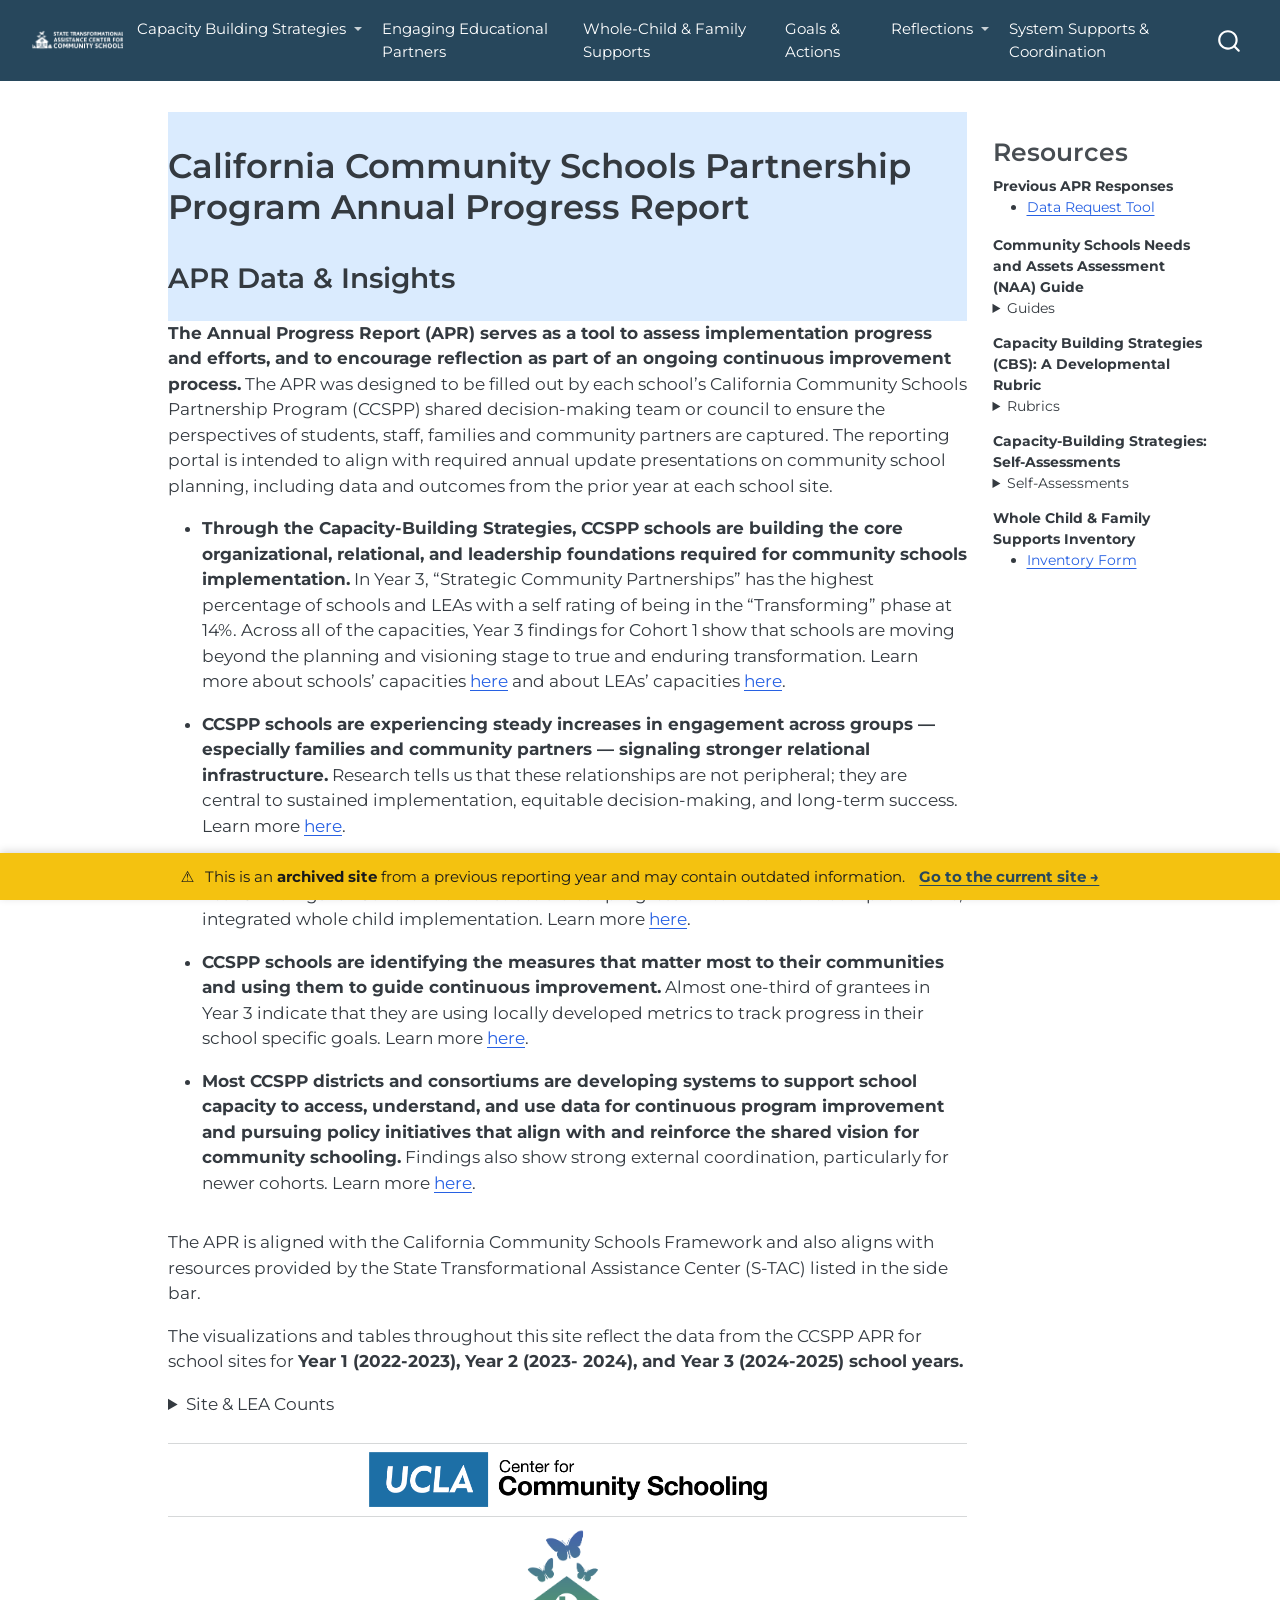
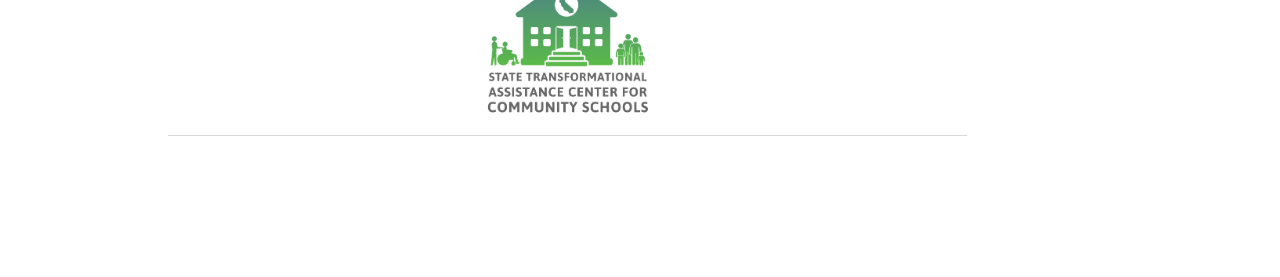
<file: docs/index.html>
<!DOCTYPE html>
<html xmlns="http://www.w3.org/1999/xhtml" lang="en" xml:lang="en"><head>

<meta charset="utf-8">
<meta name="generator" content="quarto-1.9.35">

<meta name="viewport" content="width=device-width, initial-scale=1.0, user-scalable=yes">


<title>CCSPP APR</title>
<style>
/* Default styles provided by pandoc.
** See https://pandoc.org/MANUAL.html#variables-for-html for config info.
*/
code{white-space: pre-wrap;}
span.smallcaps{font-variant: small-caps;}
div.columns{display: flex; gap: min(4vw, 1.5em);}
div.column{flex: auto; overflow-x: auto;}
div.hanging-indent{margin-left: 1.5em; text-indent: -1.5em;}
ul.task-list{list-style: none;}
ul.task-list li input[type="checkbox"] {
  width: 0.8em;
  margin: 0 0.8em 0.2em -1em; /* quarto-specific, see https://github.com/quarto-dev/quarto-cli/issues/4556 */ 
  vertical-align: middle;
}
</style>


<script src="site_libs/quarto-nav/quarto-nav.js"></script>
<script src="site_libs/quarto-nav/headroom.min.js"></script>
<script src="site_libs/clipboard/clipboard.min.js"></script>
<script src="site_libs/quarto-search/autocomplete.umd.js"></script>
<script src="site_libs/quarto-search/fuse.min.js"></script>
<script src="site_libs/quarto-search/quarto-search.js"></script>
<meta name="quarto:offset" content="./">
<link href="./images/logo/STAC-Logo-Vertical.png" rel="icon" type="image/png">
<script src="site_libs/quarto-html/quarto.js" type="module"></script>
<script src="site_libs/quarto-html/tabsets/tabsets.js" type="module"></script>
<script src="site_libs/quarto-html/popper.min.js"></script>
<script src="site_libs/quarto-html/tippy.umd.min.js"></script>
<script src="site_libs/quarto-html/anchor.min.js"></script>
<link href="site_libs/quarto-html/tippy.css" rel="stylesheet">
<link href="site_libs/quarto-html/quarto-syntax-highlighting-46f66b053e56abd73bb6e954d61a315b.css" rel="stylesheet" id="quarto-text-highlighting-styles">
<script src="site_libs/bootstrap/bootstrap.min.js"></script>
<link href="site_libs/bootstrap/bootstrap-icons.css" rel="stylesheet">
<link href="site_libs/bootstrap/bootstrap-a0f9fd0d421825b736dc1bbcbcba2219.min.css" rel="stylesheet" append-hash="true" id="quarto-bootstrap" data-mode="light">
<script id="quarto-search-options" type="application/json">{
  "location": "navbar",
  "copy-button": false,
  "collapse-after": 3,
  "panel-placement": "end",
  "type": "overlay",
  "limit": 50,
  "keyboard-shortcut": [
    "f",
    "/",
    "s"
  ],
  "show-item-context": false,
  "language": {
    "search-no-results-text": "No results",
    "search-matching-documents-text": "matching documents",
    "search-copy-link-title": "Copy link to search",
    "search-hide-matches-text": "Hide additional matches",
    "search-more-match-text": "more match in this document",
    "search-more-matches-text": "more matches in this document",
    "search-clear-button-title": "Clear",
    "search-text-placeholder": "",
    "search-detached-cancel-button-title": "Cancel",
    "search-submit-button-title": "Submit",
    "search-label": "Search"
  }
}</script>


<link rel="stylesheet" href="styles.css">
</head>

<body class="nav-fixed quarto-light">

<div id="quarto-search-results"></div>
  <header id="quarto-header" class="headroom fixed-top">
    <nav class="navbar navbar-expand-lg " data-bs-theme="dark">
      <div class="navbar-container container-fluid">
      <div class="navbar-brand-container mx-auto">
    <a href="./index.html" class="navbar-brand navbar-brand-logo">
    <img src="./images/logo/STAC-Logo-Horizontal-White.png" alt="" class="navbar-logo light-content">
    <img src="./images/logo/STAC-Logo-Horizontal-White.png" alt="" class="navbar-logo dark-content">
    </a>
  </div>
            <div id="quarto-search" class="" title="Search"></div>
          <button class="navbar-toggler" type="button" data-bs-toggle="collapse" data-bs-target="#navbarCollapse" aria-controls="navbarCollapse" role="menu" aria-expanded="false" aria-label="Toggle navigation" onclick="if (window.quartoToggleHeadroom) { window.quartoToggleHeadroom(); }">
  <span class="navbar-toggler-icon"></span>
</button>
          <div class="collapse navbar-collapse" id="navbarCollapse">
            <ul class="navbar-nav navbar-nav-scroll me-auto">
  <li class="nav-item dropdown ">
    <a class="nav-link dropdown-toggle" href="#" id="nav-menu-capacity-building-strategies" role="link" data-bs-toggle="dropdown" aria-expanded="false">
 <span class="menu-text">Capacity Building Strategies</span>
    </a>
    <ul class="dropdown-menu" aria-labelledby="nav-menu-capacity-building-strategies">    
        <li>
    <a class="dropdown-item" href="./CBS/Schools - Capacity Building Strategies.html">
 <span class="dropdown-text">Site</span></a>
  </li>  
        <li>
    <a class="dropdown-item" href="./CBS/cbs-lea.html">
 <span class="dropdown-text">LEA</span></a>
  </li>  
    </ul>
  </li>
  <li class="nav-item">
    <a class="nav-link" href="./Engaging Educational Partners.html"> 
<span class="menu-text">Engaging Educational Partners</span></a>
  </li>  
  <li class="nav-item">
    <a class="nav-link" href="./WCFSI.html"> 
<span class="menu-text">Whole-Child &amp; Family Supports</span></a>
  </li>  
  <li class="nav-item">
    <a class="nav-link" href="./Goals and Actions.html"> 
<span class="menu-text">Goals &amp; Actions</span></a>
  </li>  
  <li class="nav-item dropdown ">
    <a class="nav-link dropdown-toggle" href="#" id="nav-menu-reflections" role="link" data-bs-toggle="dropdown" aria-expanded="false">
 <span class="menu-text">Reflections</span>
    </a>
    <ul class="dropdown-menu" aria-labelledby="nav-menu-reflections">    
        <li>
    <a class="dropdown-item" href="./reflections/school-reflections.html">
 <span class="dropdown-text">Site</span></a>
  </li>  
        <li>
    <a class="dropdown-item" href="./reflections/lea-reflections.html">
 <span class="dropdown-text">LEA</span></a>
  </li>  
    </ul>
  </li>
  <li class="nav-item">
    <a class="nav-link" href="./system-level-analysis.html"> 
<span class="menu-text">System Supports &amp; Coordination</span></a>
  </li>  
</ul>
          </div> <!-- /navcollapse -->
            <div class="quarto-navbar-tools">
</div>
      </div> <!-- /container-fluid -->
    </nav>
</header>
<!-- content -->
<div id="quarto-content" class="quarto-container page-columns page-rows-contents page-layout-article page-navbar">
<!-- sidebar -->
<!-- margin-sidebar -->
    <div id="quarto-margin-sidebar" class="sidebar margin-sidebar zindex-bottom">
    </div>
<!-- main -->
<main class="content page-columns page-full" id="quarto-document-content"><header id="title-block-header" class="quarto-title-block"></header>
<div class="archived-site-banner" role="note" aria-label="Archived site notice">
  <span class="archived-site-banner__icon" aria-hidden="true">⚠️</span>
  <span class="archived-site-banner__text">
    This is an <strong>archived site</strong> from a previous reporting year and may contain outdated information.
    <a href="https://uclacommschool.github.io/stac-apr-site/" class="archived-site-banner__link">Go to the current site →</a>
  </span>
</div>




<style>
/* Mobile: don't sticky (prevents overlap) */
@media (max-width: 991.98px) {
  .column-margin { 
    position: static !important; 
    top: auto !important;
  }
}

/* Desktop: sticky */
@media (min-width: 992px) {
  .column-margin {
    position: sticky;
    top: 1rem;
  }
}
</style>
<section id="california-community-schools-partnership-program-annual-progress-report" class="level1 hero-banner">
<h1>California Community Schools Partnership Program Annual Progress Report</h1>
<section id="apr-data-insights" class="level2">
<h2 class="anchored" data-anchor-id="apr-data-insights">APR Data &amp; Insights</h2>
</section>
</section>

<div class="no-row-height column-margin column-container"><section id="resources" class="level3">
<h3 class="anchored" data-anchor-id="resources">Resources</h3>
<p><span style="color: #343a40;"><strong>Previous APR Responses</strong></span></p>
<ul>
<li><a href="https://uclaed.co1.qualtrics.com/jfe/form/SV_9mLEu1IuNi6LZfo" target="_blank">Data Request Tool</a></li>
</ul>
<p><span style="color: #343a40;"><strong>Community Schools Needs and Assets Assessment (NAA) Guide</strong></span></p>
<details>
<summary>
Guides
</summary>
<ul>
<li><p><a href="https://cadigitalcommons.org/wp-content/uploads/2025/06/Deep-Needs-and-Asset-Assessment.pdf" target="_blank">NAA Guide – Full</a></p></li>
<li><p><a href="https://cadigitalcommons.org/wp-content/uploads/2025/06/Needs-and-Assets-Assessment-Condensed.pdf" target="_blank">NAA Guide – Condensed</a></p></li>
</ul>
</details>
<p><span style="color: #343a40;"><strong>Capacity Building Strategies (CBS): A Developmental Rubric</strong></span></p>
<details>
<summary>
Rubrics
</summary>
<ul>
<li><a href="https://drive.google.com/file/d/1DP7RyhAVxTFmHMCD0gwekij5-J-h7BR9/view" target="_blank">CBS - English</a></li>
</ul>
</details>
<p><span style="color: #343a40;"><strong>Capacity-Building Strategies: Self-Assessments</strong></span></p>
<details>
<summary>
Self-Assessments
</summary>
<ul>
<li><p><a href="https://docs.google.com/forms/d/e/1FAIpQLSdcH3LNxkDwyvIk_gppRtpNWwfiOEIjXn0z5QTgOqBknGu_lQ/viewform" target="_blank">LEA - English</a></p></li>
<li><p><a href="https://docs.google.com/forms/d/e/1FAIpQLSc5DZgLk-vQy-woKBKLm49a4QzHU9YAFCF1oBO0h-w63NDepA/viewform?usp=send_form" target="_blank">Site - English</a></p></li>
<li><p><a href="https://docs.google.com/document/d/1Zg2EU0CJ4ka5Bm2RTd6Dy4XGqrpqrelE/edit?usp=sharing&amp;ouid=100302755592707449375&amp;rtpof=true&amp;sd=true" target="_blank">Site - Spanish</a></p></li>
</ul>
</details>
<p><span style="color: #343a40;"><strong>Whole Child &amp; Family Supports Inventory</strong></span></p>
<ul>
<li><a href="https://cadigitalcommons.org/wp-content/uploads/2025/07/Whole-Child-and-Family-Supports-Inventory-updated.pdf" target="_blank">Inventory Form</a></li>
</ul>
</section></div><p><strong>The Annual Progress Report (APR) serves as a tool to assess implementation progress and efforts, and to encourage reflection as part of an ongoing continuous improvement process.</strong> The APR was designed to be filled out by each school’s California Community Schools Partnership Program (CCSPP) shared decision-making team or council to ensure the perspectives of students, staff, families and community partners are captured. The reporting portal is intended to align with required annual update presentations on community school planning, including data and outcomes from the prior year at each school site.</p>
<ul>
<li><p><strong>Through the Capacity-Building Strategies, CCSPP schools are building the core organizational, relational, and leadership foundations required for community schools implementation.</strong> In Year 3, “Strategic Community Partnerships” has the highest percentage of schools and LEAs with a self rating of being in the “Transforming” phase at 14%. Across all of the capacities, Year 3 findings for Cohort 1 show that schools are moving beyond the planning and visioning stage to true and enduring transformation. Learn more about schools’ capacities <a href="https://uclacommschool.github.io/stac-apr-site/CBS/Schools%20-%20Capacity%20Building%20Strategies.html" target="_blank">here</a> and about LEAs’ capacities <a href="https://uclacommschool.github.io/stac-apr-site/CBS/cbs-lea.html" target="_blank">here</a>.</p></li>
<li><p><strong>CCSPP schools are experiencing steady increases in engagement across groups — especially families and community partners — signaling stronger relational infrastructure.</strong> Research tells us that these relationships are not peripheral; they are central to sustained implementation, equitable decision-making, and long-term success. Learn more <a href="https://uclacommschool.github.io/stac-apr-site/Engaging%20Educational%20Partners.html" target="_blank">here</a>.</p></li>
<li><p><strong>CCSPP schools are implementing a wide variety of whole child and family supports.</strong> Year 3 findings for Cohort 1 demonstrate a clear progression toward more comprehensive, integrated whole child implementation. Learn more <a href="https://uclacommschool.github.io/stac-apr-site/WCFSI.html" target="_blank">here</a>.</p></li>
<li><p><strong>CCSPP schools are identifying the measures that matter most to their communities and using them to guide continuous improvement.</strong> Almost one-third of grantees in Year 3 indicate that they are using locally developed metrics to track progress in their school specific goals. Learn more <a href="https://uclacommschool.github.io/stac-apr-site/Goals%20and%20Actions.html" target="_blank">here</a>.</p></li>
<li><p><strong>Most CCSPP districts and consortiums are developing systems to support school capacity to access, understand, and use data for continuous program improvement and pursuing policy initiatives that align with and reinforce the shared vision for community schooling.</strong> Findings also show strong external coordination, particularly for newer cohorts. Learn more <a href="https://uclacommschool.github.io/stac-apr-site/system-level-analysis.html" target="_blank">here</a>.</p></li>
</ul>
<p>The APR is aligned with the California Community Schools Framework and also aligns with resources provided by the State Transformational Assistance Center (S-TAC) listed in the side bar.</p>
<p>The visualizations and tables throughout this site reflect the data from the CCSPP APR for school sites for <strong>Year 1 (2022-2023), Year 2 (2023- 2024), and Year 3 (2024-2025) school years.</strong></p>
<details>
<summary>
Site &amp; LEA Counts
</summary>
<div class="tabset-margin-container"></div><div class="panel-tabset">
<ul class="nav nav-tabs" role="tablist"><li class="nav-item" role="presentation"><a class="nav-link active" id="tabset-1-1-tab" data-bs-toggle="tab" data-bs-target="#tabset-1-1" role="tab" aria-controls="tabset-1-1" aria-selected="true" href="">Site Count</a></li><li class="nav-item" role="presentation"><a class="nav-link" id="tabset-1-2-tab" data-bs-toggle="tab" data-bs-target="#tabset-1-2" role="tab" aria-controls="tabset-1-2" aria-selected="false" href="">LEA Count</a></li></ul>
<div class="tab-content">
<div id="tabset-1-1" class="tab-pane active" role="tabpanel" aria-labelledby="tabset-1-1-tab">
<table class="caption-top table">
<thead>
<tr class="header">
<th>Cohort</th>
<th>Site Count</th>
</tr>
</thead>
<tbody>
<tr class="odd">
<td>Cohort 1</td>
<td>457</td>
</tr>
<tr class="even">
<td>Cohort 2</td>
<td>571</td>
</tr>
<tr class="odd">
<td>Cohort 3</td>
<td>998</td>
</tr>
<tr class="even">
<td>Cohort 4</td>
<td>469</td>
</tr>
<tr class="odd">
<td><strong>Grand Total</strong></td>
<td><strong>2,495</strong></td>
</tr>
</tbody>
</table>
</div>
<div id="tabset-1-2" class="tab-pane" role="tabpanel" aria-labelledby="tabset-1-2-tab">
<table class="caption-top table">
<thead>
<tr class="header">
<th>Cohort</th>
<th>LEA Count</th>
</tr>
</thead>
<tbody>
<tr class="odd">
<td>Cohort 1</td>
<td>75</td>
</tr>
<tr class="even">
<td>Cohort 2</td>
<td>104</td>
</tr>
<tr class="odd">
<td>Cohort 3</td>
<td>251</td>
</tr>
<tr class="even">
<td>Cohort 4</td>
<td>97</td>
</tr>
<tr class="odd">
<td><strong>Grand Total</strong></td>
<td><strong>527</strong></td>
</tr>
</tbody>
</table>
<p>*Number of participating LEAs (unique). The number of granted LEA per cohort might vary, since some LEAs were awarded grants in more than one cohort.</p>
</div>
</div>
</div>
</details>
<table class="caption-top table">
<tbody>
<tr class="odd">
<td style="text-align: center;"><img src="images/UCLACtrForCommSchoolingLogo.png" class="img-fluid" width="398"></td>
</tr>
<tr class="even">
<td style="text-align: center;"><img src="images/stac-logo.png" class="img-fluid" width="188"></td>
</tr>
</tbody>
</table>



</main> <!-- /main -->
<script id="quarto-html-after-body" type="application/javascript">
  window.document.addEventListener("DOMContentLoaded", function (event) {
    const icon = "";
    const anchorJS = new window.AnchorJS();
    anchorJS.options = {
      placement: 'right',
      icon: icon
    };
    anchorJS.add('.anchored');
    const isCodeAnnotation = (el) => {
      for (const clz of el.classList) {
        if (clz.startsWith('code-annotation-')) {                     
          return true;
        }
      }
      return false;
    }
    const onCopySuccess = function(e) {
      // button target
      const button = e.trigger;
      // don't keep focus
      button.blur();
      // flash "checked"
      button.classList.add('code-copy-button-checked');
      var currentTitle = button.getAttribute("title");
      button.setAttribute("title", "Copied!");
      let tooltip;
      if (window.bootstrap) {
        button.setAttribute("data-bs-toggle", "tooltip");
        button.setAttribute("data-bs-placement", "left");
        button.setAttribute("data-bs-title", "Copied!");
        tooltip = new bootstrap.Tooltip(button, 
          { trigger: "manual", 
            customClass: "code-copy-button-tooltip",
            offset: [0, -8]});
        tooltip.show();    
      }
      setTimeout(function() {
        if (tooltip) {
          tooltip.hide();
          button.removeAttribute("data-bs-title");
          button.removeAttribute("data-bs-toggle");
          button.removeAttribute("data-bs-placement");
        }
        button.setAttribute("title", currentTitle);
        button.classList.remove('code-copy-button-checked');
      }, 1000);
      // clear code selection
      e.clearSelection();
    }
    const getTextToCopy = function(trigger) {
      const outerScaffold = trigger.parentElement.cloneNode(true);
      const codeEl = outerScaffold.querySelector('code');
      for (const childEl of codeEl.children) {
        if (isCodeAnnotation(childEl)) {
          childEl.remove();
        }
      }
      return codeEl.innerText;
    }
    const clipboard = new window.ClipboardJS('.code-copy-button:not([data-in-quarto-modal])', {
      text: getTextToCopy
    });
    clipboard.on('success', onCopySuccess);
    if (window.document.getElementById('quarto-embedded-source-code-modal')) {
      const clipboardModal = new window.ClipboardJS('.code-copy-button[data-in-quarto-modal]', {
        text: getTextToCopy,
        container: window.document.getElementById('quarto-embedded-source-code-modal')
      });
      clipboardModal.on('success', onCopySuccess);
    }
      var localhostRegex = new RegExp(/^(?:http|https):\/\/localhost\:?[0-9]*\//);
      var mailtoRegex = new RegExp(/^mailto:/);
        var filterRegex = new RegExp('/' + window.location.host + '/');
      var isInternal = (href) => {
          return filterRegex.test(href) || localhostRegex.test(href) || mailtoRegex.test(href);
      }
      // Inspect non-navigation links and adorn them if external
     var links = window.document.querySelectorAll('a[href]:not(.nav-link):not(.navbar-brand):not(.toc-action):not(.sidebar-link):not(.sidebar-item-toggle):not(.pagination-link):not(.no-external):not([aria-hidden]):not(.dropdown-item):not(.quarto-navigation-tool):not(.about-link)');
      for (var i=0; i<links.length; i++) {
        const link = links[i];
        if (!isInternal(link.href)) {
          // undo the damage that might have been done by quarto-nav.js in the case of
          // links that we want to consider external
          if (link.dataset.originalHref !== undefined) {
            link.href = link.dataset.originalHref;
          }
        }
      }
    function tippyHover(el, contentFn, onTriggerFn, onUntriggerFn) {
      const config = {
        allowHTML: true,
        maxWidth: 500,
        delay: 100,
        arrow: false,
        appendTo: function(el) {
            return el.parentElement;
        },
        interactive: true,
        interactiveBorder: 10,
        theme: 'quarto',
        placement: 'bottom-start',
      };
      if (contentFn) {
        config.content = contentFn;
      }
      if (onTriggerFn) {
        config.onTrigger = onTriggerFn;
      }
      if (onUntriggerFn) {
        config.onUntrigger = onUntriggerFn;
      }
      window.tippy(el, config); 
    }
    const noterefs = window.document.querySelectorAll('a[role="doc-noteref"]');
    for (var i=0; i<noterefs.length; i++) {
      const ref = noterefs[i];
      tippyHover(ref, function() {
        // use id or data attribute instead here
        let href = ref.getAttribute('data-footnote-href') || ref.getAttribute('href');
        try { href = new URL(href).hash; } catch {}
        const id = href.replace(/^#\/?/, "");
        const note = window.document.getElementById(id);
        if (note) {
          return note.innerHTML;
        } else {
          return "";
        }
      });
    }
    const xrefs = window.document.querySelectorAll('a.quarto-xref');
    const processXRef = (id, note) => {
      // Strip column container classes
      const stripColumnClz = (el) => {
        el.classList.remove("page-full", "page-columns");
        if (el.children) {
          for (const child of el.children) {
            stripColumnClz(child);
          }
        }
      }
      stripColumnClz(note)
      if (id === null || id.startsWith('sec-')) {
        // Special case sections, only their first couple elements
        const container = document.createElement("div");
        if (note.children && note.children.length > 2) {
          container.appendChild(note.children[0].cloneNode(true));
          for (let i = 1; i < note.children.length; i++) {
            const child = note.children[i];
            if (child.tagName === "P" && child.innerText === "") {
              continue;
            } else {
              container.appendChild(child.cloneNode(true));
              break;
            }
          }
          if (window.Quarto?.typesetMath) {
            window.Quarto.typesetMath(container);
          }
          return container.innerHTML
        } else {
          if (window.Quarto?.typesetMath) {
            window.Quarto.typesetMath(note);
          }
          return note.innerHTML;
        }
      } else {
        // Remove any anchor links if they are present
        const anchorLink = note.querySelector('a.anchorjs-link');
        if (anchorLink) {
          anchorLink.remove();
        }
        if (window.Quarto?.typesetMath) {
          window.Quarto.typesetMath(note);
        }
        if (note.classList.contains("callout")) {
          return note.outerHTML;
        } else {
          return note.innerHTML;
        }
      }
    }
    for (var i=0; i<xrefs.length; i++) {
      const xref = xrefs[i];
      tippyHover(xref, undefined, function(instance) {
        instance.disable();
        let url = xref.getAttribute('href');
        let hash = undefined; 
        if (url.startsWith('#')) {
          hash = url;
        } else {
          try { hash = new URL(url).hash; } catch {}
        }
        if (hash) {
          const id = hash.replace(/^#\/?/, "");
          const note = window.document.getElementById(id);
          if (note !== null) {
            try {
              const html = processXRef(id, note.cloneNode(true));
              instance.setContent(html);
            } finally {
              instance.enable();
              instance.show();
            }
          } else {
            // See if we can fetch this
            fetch(url.split('#')[0])
            .then(res => res.text())
            .then(html => {
              const parser = new DOMParser();
              const htmlDoc = parser.parseFromString(html, "text/html");
              const note = htmlDoc.getElementById(id);
              if (note !== null) {
                const html = processXRef(id, note);
                instance.setContent(html);
              } 
            }).finally(() => {
              instance.enable();
              instance.show();
            });
          }
        } else {
          // See if we can fetch a full url (with no hash to target)
          // This is a special case and we should probably do some content thinning / targeting
          fetch(url)
          .then(res => res.text())
          .then(html => {
            const parser = new DOMParser();
            const htmlDoc = parser.parseFromString(html, "text/html");
            const note = htmlDoc.querySelector('main.content');
            if (note !== null) {
              // This should only happen for chapter cross references
              // (since there is no id in the URL)
              // remove the first header
              if (note.children.length > 0 && note.children[0].tagName === "HEADER") {
                note.children[0].remove();
              }
              const html = processXRef(null, note);
              instance.setContent(html);
            } 
          }).finally(() => {
            instance.enable();
            instance.show();
          });
        }
      }, function(instance) {
      });
    }
        let selectedAnnoteEl;
        const selectorForAnnotation = ( cell, annotation) => {
          let cellAttr = 'data-code-cell="' + cell + '"';
          let lineAttr = 'data-code-annotation="' +  annotation + '"';
          const selector = 'span[' + cellAttr + '][' + lineAttr + ']';
          return selector;
        }
        const selectCodeLines = (annoteEl) => {
          const doc = window.document;
          const targetCell = annoteEl.getAttribute("data-target-cell");
          const targetAnnotation = annoteEl.getAttribute("data-target-annotation");
          const annoteSpan = window.document.querySelector(selectorForAnnotation(targetCell, targetAnnotation));
          const lines = annoteSpan.getAttribute("data-code-lines").split(",");
          const lineIds = lines.map((line) => {
            return targetCell + "-" + line;
          })
          let top = null;
          let height = null;
          let parent = null;
          if (lineIds.length > 0) {
              //compute the position of the single el (top and bottom and make a div)
              const el = window.document.getElementById(lineIds[0]);
              top = el.offsetTop;
              height = el.offsetHeight;
              parent = el.parentElement.parentElement;
            if (lineIds.length > 1) {
              const lastEl = window.document.getElementById(lineIds[lineIds.length - 1]);
              const bottom = lastEl.offsetTop + lastEl.offsetHeight;
              height = bottom - top;
            }
            if (top !== null && height !== null && parent !== null) {
              // cook up a div (if necessary) and position it 
              let div = window.document.getElementById("code-annotation-line-highlight");
              if (div === null) {
                div = window.document.createElement("div");
                div.setAttribute("id", "code-annotation-line-highlight");
                div.style.position = 'absolute';
                parent.appendChild(div);
              }
              div.style.top = top - 2 + "px";
              div.style.height = height + 4 + "px";
              div.style.left = 0;
              let gutterDiv = window.document.getElementById("code-annotation-line-highlight-gutter");
              if (gutterDiv === null) {
                gutterDiv = window.document.createElement("div");
                gutterDiv.setAttribute("id", "code-annotation-line-highlight-gutter");
                gutterDiv.style.position = 'absolute';
                const codeCell = window.document.getElementById(targetCell);
                const gutter = codeCell.querySelector('.code-annotation-gutter');
                gutter.appendChild(gutterDiv);
              }
              gutterDiv.style.top = top - 2 + "px";
              gutterDiv.style.height = height + 4 + "px";
            }
            selectedAnnoteEl = annoteEl;
          }
        };
        const unselectCodeLines = () => {
          const elementsIds = ["code-annotation-line-highlight", "code-annotation-line-highlight-gutter"];
          elementsIds.forEach((elId) => {
            const div = window.document.getElementById(elId);
            if (div) {
              div.remove();
            }
          });
          selectedAnnoteEl = undefined;
        };
          // Handle positioning of the toggle
      window.addEventListener(
        "resize",
        throttle(() => {
          elRect = undefined;
          if (selectedAnnoteEl) {
            selectCodeLines(selectedAnnoteEl);
          }
        }, 10)
      );
      function throttle(fn, ms) {
      let throttle = false;
      let timer;
        return (...args) => {
          if(!throttle) { // first call gets through
              fn.apply(this, args);
              throttle = true;
          } else { // all the others get throttled
              if(timer) clearTimeout(timer); // cancel #2
              timer = setTimeout(() => {
                fn.apply(this, args);
                timer = throttle = false;
              }, ms);
          }
        };
      }
        // Attach click handler to the DT
        const annoteDls = window.document.querySelectorAll('dt[data-target-cell]');
        for (const annoteDlNode of annoteDls) {
          annoteDlNode.addEventListener('click', (event) => {
            const clickedEl = event.target;
            if (clickedEl !== selectedAnnoteEl) {
              unselectCodeLines();
              const activeEl = window.document.querySelector('dt[data-target-cell].code-annotation-active');
              if (activeEl) {
                activeEl.classList.remove('code-annotation-active');
              }
              selectCodeLines(clickedEl);
              clickedEl.classList.add('code-annotation-active');
            } else {
              // Unselect the line
              unselectCodeLines();
              clickedEl.classList.remove('code-annotation-active');
            }
          });
        }
    const findCites = (el) => {
      const parentEl = el.parentElement;
      if (parentEl) {
        const cites = parentEl.dataset.cites;
        if (cites) {
          return {
            el,
            cites: cites.split(' ')
          };
        } else {
          return findCites(el.parentElement)
        }
      } else {
        return undefined;
      }
    };
    var bibliorefs = window.document.querySelectorAll('a[role="doc-biblioref"]');
    for (var i=0; i<bibliorefs.length; i++) {
      const ref = bibliorefs[i];
      const citeInfo = findCites(ref);
      if (citeInfo) {
        tippyHover(citeInfo.el, function() {
          var popup = window.document.createElement('div');
          citeInfo.cites.forEach(function(cite) {
            var citeDiv = window.document.createElement('div');
            citeDiv.classList.add('hanging-indent');
            citeDiv.classList.add('csl-entry');
            var biblioDiv = window.document.getElementById('ref-' + cite);
            if (biblioDiv) {
              citeDiv.innerHTML = biblioDiv.innerHTML;
            }
            popup.appendChild(citeDiv);
          });
          return popup.innerHTML;
        });
      }
    }
  });
  </script>
</div> <!-- /content -->




</body></html>
</file>
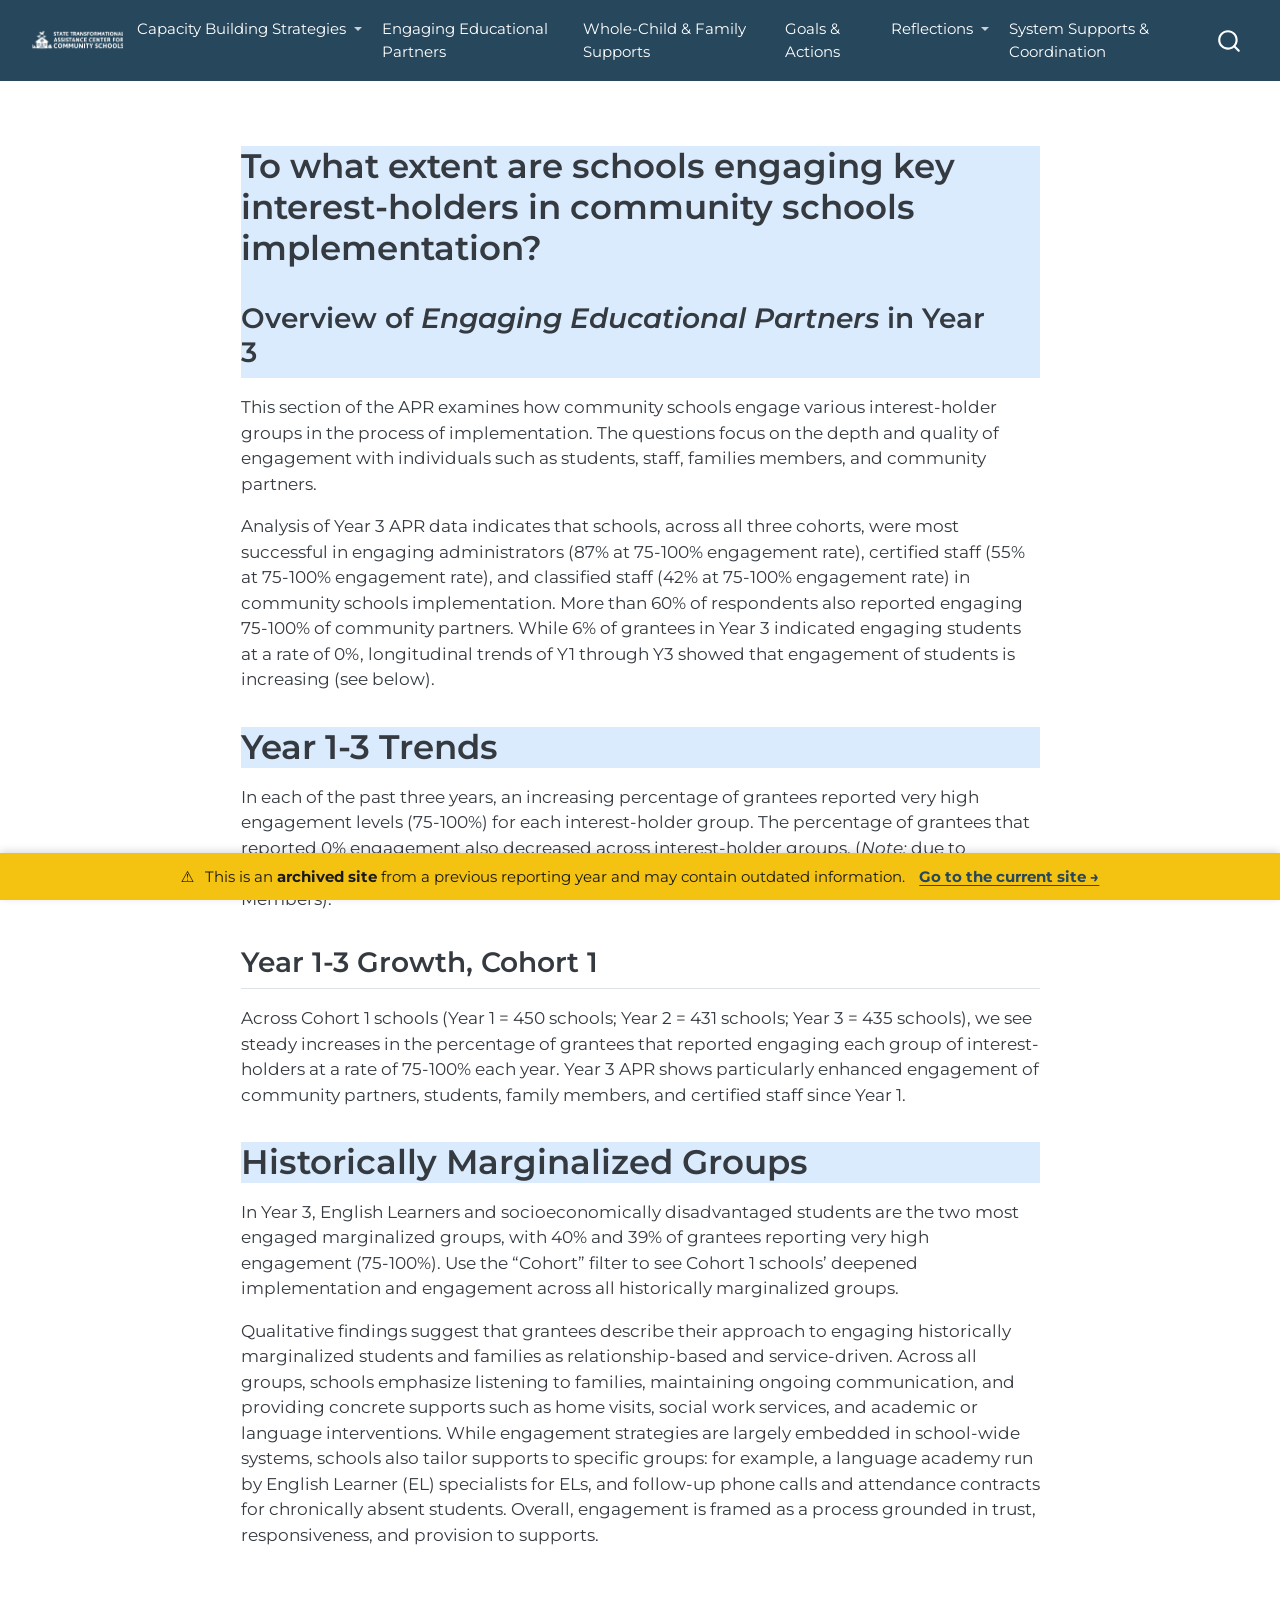
<file: docs/Engaging Educational Partners.html>
<!DOCTYPE html>
<html xmlns="http://www.w3.org/1999/xhtml" lang="en" xml:lang="en"><head>

<meta charset="utf-8">
<meta name="generator" content="quarto-1.9.35">

<meta name="viewport" content="width=device-width, initial-scale=1.0, user-scalable=yes">


<title>Engaging Educational Partners</title>
<style>
/* Default styles provided by pandoc.
** See https://pandoc.org/MANUAL.html#variables-for-html for config info.
*/
code{white-space: pre-wrap;}
span.smallcaps{font-variant: small-caps;}
div.columns{display: flex; gap: min(4vw, 1.5em);}
div.column{flex: auto; overflow-x: auto;}
div.hanging-indent{margin-left: 1.5em; text-indent: -1.5em;}
ul.task-list{list-style: none;}
ul.task-list li input[type="checkbox"] {
  width: 0.8em;
  margin: 0 0.8em 0.2em -1em; /* quarto-specific, see https://github.com/quarto-dev/quarto-cli/issues/4556 */ 
  vertical-align: middle;
}
</style>


<script src="site_libs/quarto-nav/quarto-nav.js"></script>
<script src="site_libs/quarto-nav/headroom.min.js"></script>
<script src="site_libs/clipboard/clipboard.min.js"></script>
<script src="site_libs/quarto-search/autocomplete.umd.js"></script>
<script src="site_libs/quarto-search/fuse.min.js"></script>
<script src="site_libs/quarto-search/quarto-search.js"></script>
<meta name="quarto:offset" content="./">
<link href="./images/logo/STAC-Logo-Vertical.png" rel="icon" type="image/png">
<script src="site_libs/quarto-html/quarto.js" type="module"></script>
<script src="site_libs/quarto-html/tabsets/tabsets.js" type="module"></script>
<script src="site_libs/quarto-html/popper.min.js"></script>
<script src="site_libs/quarto-html/tippy.umd.min.js"></script>
<script src="site_libs/quarto-html/anchor.min.js"></script>
<link href="site_libs/quarto-html/tippy.css" rel="stylesheet">
<link href="site_libs/quarto-html/quarto-syntax-highlighting-46f66b053e56abd73bb6e954d61a315b.css" rel="stylesheet" id="quarto-text-highlighting-styles">
<script src="site_libs/bootstrap/bootstrap.min.js"></script>
<link href="site_libs/bootstrap/bootstrap-icons.css" rel="stylesheet">
<link href="site_libs/bootstrap/bootstrap-a0f9fd0d421825b736dc1bbcbcba2219.min.css" rel="stylesheet" append-hash="true" id="quarto-bootstrap" data-mode="light">
<script id="quarto-search-options" type="application/json">{
  "location": "navbar",
  "copy-button": false,
  "collapse-after": 3,
  "panel-placement": "end",
  "type": "overlay",
  "limit": 50,
  "keyboard-shortcut": [
    "f",
    "/",
    "s"
  ],
  "show-item-context": false,
  "language": {
    "search-no-results-text": "No results",
    "search-matching-documents-text": "matching documents",
    "search-copy-link-title": "Copy link to search",
    "search-hide-matches-text": "Hide additional matches",
    "search-more-match-text": "more match in this document",
    "search-more-matches-text": "more matches in this document",
    "search-clear-button-title": "Clear",
    "search-text-placeholder": "",
    "search-detached-cancel-button-title": "Cancel",
    "search-submit-button-title": "Submit",
    "search-label": "Search"
  }
}</script>


<link rel="stylesheet" href="styles.css">
</head>

<body class="nav-fixed fullcontent quarto-light">

<div id="quarto-search-results"></div>
  <header id="quarto-header" class="headroom fixed-top">
    <nav class="navbar navbar-expand-lg " data-bs-theme="dark">
      <div class="navbar-container container-fluid">
      <div class="navbar-brand-container mx-auto">
    <a href="./index.html" class="navbar-brand navbar-brand-logo">
    <img src="./images/logo/STAC-Logo-Horizontal-White.png" alt="" class="navbar-logo light-content">
    <img src="./images/logo/STAC-Logo-Horizontal-White.png" alt="" class="navbar-logo dark-content">
    </a>
  </div>
            <div id="quarto-search" class="" title="Search"></div>
          <button class="navbar-toggler" type="button" data-bs-toggle="collapse" data-bs-target="#navbarCollapse" aria-controls="navbarCollapse" role="menu" aria-expanded="false" aria-label="Toggle navigation" onclick="if (window.quartoToggleHeadroom) { window.quartoToggleHeadroom(); }">
  <span class="navbar-toggler-icon"></span>
</button>
          <div class="collapse navbar-collapse" id="navbarCollapse">
            <ul class="navbar-nav navbar-nav-scroll me-auto">
  <li class="nav-item dropdown ">
    <a class="nav-link dropdown-toggle" href="#" id="nav-menu-capacity-building-strategies" role="link" data-bs-toggle="dropdown" aria-expanded="false">
 <span class="menu-text">Capacity Building Strategies</span>
    </a>
    <ul class="dropdown-menu" aria-labelledby="nav-menu-capacity-building-strategies">    
        <li>
    <a class="dropdown-item" href="./CBS/Schools - Capacity Building Strategies.html">
 <span class="dropdown-text">Site</span></a>
  </li>  
        <li>
    <a class="dropdown-item" href="./CBS/cbs-lea.html">
 <span class="dropdown-text">LEA</span></a>
  </li>  
    </ul>
  </li>
  <li class="nav-item">
    <a class="nav-link active" href="./Engaging Educational Partners.html" aria-current="page"> 
<span class="menu-text">Engaging Educational Partners</span></a>
  </li>  
  <li class="nav-item">
    <a class="nav-link" href="./WCFSI.html"> 
<span class="menu-text">Whole-Child &amp; Family Supports</span></a>
  </li>  
  <li class="nav-item">
    <a class="nav-link" href="./Goals and Actions.html"> 
<span class="menu-text">Goals &amp; Actions</span></a>
  </li>  
  <li class="nav-item dropdown ">
    <a class="nav-link dropdown-toggle" href="#" id="nav-menu-reflections" role="link" data-bs-toggle="dropdown" aria-expanded="false">
 <span class="menu-text">Reflections</span>
    </a>
    <ul class="dropdown-menu" aria-labelledby="nav-menu-reflections">    
        <li>
    <a class="dropdown-item" href="./reflections/school-reflections.html">
 <span class="dropdown-text">Site</span></a>
  </li>  
        <li>
    <a class="dropdown-item" href="./reflections/lea-reflections.html">
 <span class="dropdown-text">LEA</span></a>
  </li>  
    </ul>
  </li>
  <li class="nav-item">
    <a class="nav-link" href="./system-level-analysis.html"> 
<span class="menu-text">System Supports &amp; Coordination</span></a>
  </li>  
</ul>
          </div> <!-- /navcollapse -->
            <div class="quarto-navbar-tools">
</div>
      </div> <!-- /container-fluid -->
    </nav>
</header>
<!-- content -->
<div id="quarto-content" class="quarto-container page-columns page-rows-contents page-layout-article page-navbar">
<!-- sidebar -->
<!-- margin-sidebar -->
    
<!-- main -->
<main class="content" id="quarto-document-content"><header id="title-block-header" class="quarto-title-block"></header>
<div class="archived-site-banner" role="note" aria-label="Archived site notice">
  <span class="archived-site-banner__icon" aria-hidden="true">⚠️</span>
  <span class="archived-site-banner__text">
    This is an <strong>archived site</strong> from a previous reporting year and may contain outdated information.
    <a href="https://uclacommschool.github.io/stac-apr-site/" class="archived-site-banner__link">Go to the current site →</a>
  </span>
</div>




<section id="to-what-extent-are-schools-engaging-key-interest-holders-in-community-schools-implementation" class="level1 hero-banner">
<h1>To what extent are schools engaging key interest-holders in community schools implementation?</h1>
<section id="overview-of-engaging-educational-partners-in-year-3" class="level2">
<h2 class="anchored" data-anchor-id="overview-of-engaging-educational-partners-in-year-3">Overview of <em>Engaging Educational Partners</em> in Year 3</h2>
</section>
</section>
<p>This section of the APR examines how community schools engage various interest-holder groups in the process of implementation. The questions focus on the depth and quality of engagement with individuals such as students, staff, families members, and community partners.</p>
<p>Analysis of Year 3 APR data indicates that schools, across all three cohorts, were most successful in engaging administrators (87% at 75-100% engagement rate), certified staff (55% at 75-100% engagement rate), and classified staff (42% at 75-100% engagement rate) in community schools implementation. More than 60% of respondents also reported engaging 75-100% of community partners. While 6% of grantees in Year 3 indicated engaging students at a rate of 0%, longitudinal trends of Y1 through Y3 showed that engagement of students is increasing (see below).</p>
<div class="tableauPlaceholder" id="viz1770403407906" style="position: relative"><noscript><a href="#"><img alt="Dashboard 1 " src="https://public.tableau.com/static/images/Y3/Y3_Engaging_Ed_Partners_2/Dashboard1/1_rss.png" style="border: none"></a></noscript><object class="tableauViz" style="display:none;"><param name="host_url" value="https%3A%2F%2Fpublic.tableau.com%2F"> <param name="embed_code_version" value="3"> <param name="site_root" value=""><param name="name" value="Y3_Engaging_Ed_Partners_2/Dashboard1"><param name="tabs" value="no"><param name="toolbar" value="yes"><param name="static_image" value="https://public.tableau.com/static/images/Y3/Y3_Engaging_Ed_Partners_2/Dashboard1/1.png"> <param name="animate_transition" value="yes"><param name="display_static_image" value="yes"><param name="display_spinner" value="yes"><param name="display_overlay" value="yes"><param name="display_count" value="yes"><param name="language" value="en-US"></object></div>                <script type="text/javascript">                    var divElement = document.getElementById('viz1770403407906');                    var vizElement = divElement.getElementsByTagName('object')[0];                    if ( divElement.offsetWidth > 800 ) { vizElement.style.width='1000px';vizElement.style.height='827px';} else if ( divElement.offsetWidth > 500 ) { vizElement.style.width='1000px';vizElement.style.height='827px';} else { vizElement.style.width='100%';vizElement.style.height='727px';}                     var scriptElement = document.createElement('script');                    scriptElement.src = 'https://public.tableau.com/javascripts/api/viz_v1.js';                    vizElement.parentNode.insertBefore(scriptElement, vizElement);                </script>
<section id="year-1-3-trends" class="level1 hero-banner">
<h1>Year 1-3 Trends</h1>
</section>
<p>In each of the past three years, an increasing percentage of grantees reported very high engagement levels (75-100%) for each interest-holder group. The percentage of grantees that reported 0% engagement also decreased across interest-holder groups. (<em>Note:</em> due to measurement changes in Year 3 APR, the analysis and visualization have excluded Community Members).</p>
<div class="tableauPlaceholder" id="viz1769935738367" style="position: relative"><noscript><a href="#"><img alt="Stacked_Years " src="https://public.tableau.com/static/images/En/Engage_Ed_Partners_AllYears/Stacked_Years/1_rss.png" style="border: none"></a></noscript><object class="tableauViz" style="display:none;"><param name="host_url" value="https%3A%2F%2Fpublic.tableau.com%2F"> <param name="embed_code_version" value="3"> <param name="site_root" value=""><param name="name" value="Engage_Ed_Partners_AllYears/Stacked_Years"><param name="tabs" value="no"><param name="toolbar" value="yes"><param name="static_image" value="https://public.tableau.com/static/images/En/Engage_Ed_Partners_AllYears/Stacked_Years/1.png"> <param name="animate_transition" value="yes"><param name="display_static_image" value="yes"><param name="display_spinner" value="yes"><param name="display_overlay" value="yes"><param name="display_count" value="yes"><param name="language" value="en-US"></object></div>                <script type="text/javascript">                    var divElement = document.getElementById('viz1769935738367');                    var vizElement = divElement.getElementsByTagName('object')[0];                    if ( divElement.offsetWidth > 800 ) { vizElement.style.width='1000px';vizElement.style.height='827px';} else if ( divElement.offsetWidth > 500 ) { vizElement.style.width='1000px';vizElement.style.height='827px';} else { vizElement.style.width='100%';vizElement.style.height='1127px';}                     var scriptElement = document.createElement('script');                    scriptElement.src = 'https://public.tableau.com/javascripts/api/viz_v1.js';                    vizElement.parentNode.insertBefore(scriptElement, vizElement);                </script>
<section id="year-1-3-growth-cohort-1" class="level2">
<h2 class="anchored" data-anchor-id="year-1-3-growth-cohort-1">Year 1-3 Growth, Cohort 1</h2>
<p>Across Cohort 1 schools (Year 1 = 450 schools; Year 2 = 431 schools; Year 3 = 435 schools), we see steady increases in the percentage of grantees that reported engaging each group of interest-holders at a rate of 75-100% each year. Year 3 APR shows particularly enhanced engagement of community partners, students, family members, and certified staff since Year 1.</p>
<div class="tableauPlaceholder" id="viz1770403913895" style="position: relative"><noscript><a href="#"><img alt="Stacked_Years " src="https://public.tableau.com/static/images/En/Engage_Growth_High_Engagement/Stacked_Years/1_rss.png" style="border: none"></a></noscript><object class="tableauViz" style="display:none;"><param name="host_url" value="https%3A%2F%2Fpublic.tableau.com%2F"> <param name="embed_code_version" value="3"> <param name="site_root" value=""><param name="name" value="Engage_Growth_High_Engagement/Stacked_Years"><param name="tabs" value="no"><param name="toolbar" value="yes"><param name="static_image" value="https://public.tableau.com/static/images/En/Engage_Growth_High_Engagement/Stacked_Years/1.png"> <param name="animate_transition" value="yes"><param name="display_static_image" value="yes"><param name="display_spinner" value="yes"><param name="display_overlay" value="yes"><param name="display_count" value="yes"><param name="language" value="en-US"></object></div>                <script type="text/javascript">                    var divElement = document.getElementById('viz1770403913895');                    var vizElement = divElement.getElementsByTagName('object')[0];                    if ( divElement.offsetWidth > 800 ) { vizElement.style.width='1000px';vizElement.style.height='827px';} else if ( divElement.offsetWidth > 500 ) { vizElement.style.width='1000px';vizElement.style.height='827px';} else { vizElement.style.width='100%';vizElement.style.height='727px';}                     var scriptElement = document.createElement('script');                    scriptElement.src = 'https://public.tableau.com/javascripts/api/viz_v1.js';                    vizElement.parentNode.insertBefore(scriptElement, vizElement);                </script>
</section>
<section id="historically-marginalized-groups" class="level1 hero-banner">
<h1>Historically Marginalized Groups</h1>
</section>
<p>In Year 3, English Learners and socioeconomically disadvantaged students are the two most engaged marginalized groups, with 40% and 39% of grantees reporting very high engagement (75-100%). Use the “Cohort” filter to see Cohort 1 schools’ deepened implementation and engagement across all historically marginalized groups.</p>
<p>Qualitative findings suggest that grantees describe their approach to engaging historically marginalized students and families as relationship-based and service-driven. Across all groups, schools emphasize listening to families, maintaining ongoing communication, and providing concrete supports such as home visits, social work services, and academic or language interventions. While engagement strategies are largely embedded in school-wide systems, schools also tailor supports to specific groups: for example, a language academy run by English Learner (EL) specialists for ELs, and follow-up phone calls and attendance contracts for chronically absent students. Overall, engagement is framed as a process grounded in trust, responsiveness, and provision to supports.</p>
<div class="tableauPlaceholder" id="viz1769935641870" style="position: relative"><noscript><a href="#"><img alt="Dashboard 1 " src="https://public.tableau.com/static/images/Y3/Y3_Engaging_Marginalized/Dashboard1/1_rss.png" style="border: none"></a></noscript><object class="tableauViz" style="display:none;"><param name="host_url" value="https%3A%2F%2Fpublic.tableau.com%2F"> <param name="embed_code_version" value="3"> <param name="site_root" value=""><param name="name" value="Y3_Engaging_Marginalized/Dashboard1"><param name="tabs" value="no"><param name="toolbar" value="yes"><param name="static_image" value="https://public.tableau.com/static/images/Y3/Y3_Engaging_Marginalized/Dashboard1/1.png"> <param name="animate_transition" value="yes"><param name="display_static_image" value="yes"><param name="display_spinner" value="yes"><param name="display_overlay" value="yes"><param name="display_count" value="yes"><param name="language" value="en-US"></object></div>                <script type="text/javascript">                    var divElement = document.getElementById('viz1769935641870');                    var vizElement = divElement.getElementsByTagName('object')[0];                    if ( divElement.offsetWidth > 800 ) { vizElement.style.width='1000px';vizElement.style.height='827px';} else if ( divElement.offsetWidth > 500 ) { vizElement.style.width='1000px';vizElement.style.height='827px';} else { vizElement.style.width='100%';vizElement.style.height='727px';}                     var scriptElement = document.createElement('script');                    scriptElement.src = 'https://public.tableau.com/javascripts/api/viz_v1.js';                    vizElement.parentNode.insertBefore(scriptElement, vizElement);                </script>



</main> <!-- /main -->
<script id="quarto-html-after-body" type="application/javascript">
  window.document.addEventListener("DOMContentLoaded", function (event) {
    const icon = "";
    const anchorJS = new window.AnchorJS();
    anchorJS.options = {
      placement: 'right',
      icon: icon
    };
    anchorJS.add('.anchored');
    const isCodeAnnotation = (el) => {
      for (const clz of el.classList) {
        if (clz.startsWith('code-annotation-')) {                     
          return true;
        }
      }
      return false;
    }
    const onCopySuccess = function(e) {
      // button target
      const button = e.trigger;
      // don't keep focus
      button.blur();
      // flash "checked"
      button.classList.add('code-copy-button-checked');
      var currentTitle = button.getAttribute("title");
      button.setAttribute("title", "Copied!");
      let tooltip;
      if (window.bootstrap) {
        button.setAttribute("data-bs-toggle", "tooltip");
        button.setAttribute("data-bs-placement", "left");
        button.setAttribute("data-bs-title", "Copied!");
        tooltip = new bootstrap.Tooltip(button, 
          { trigger: "manual", 
            customClass: "code-copy-button-tooltip",
            offset: [0, -8]});
        tooltip.show();    
      }
      setTimeout(function() {
        if (tooltip) {
          tooltip.hide();
          button.removeAttribute("data-bs-title");
          button.removeAttribute("data-bs-toggle");
          button.removeAttribute("data-bs-placement");
        }
        button.setAttribute("title", currentTitle);
        button.classList.remove('code-copy-button-checked');
      }, 1000);
      // clear code selection
      e.clearSelection();
    }
    const getTextToCopy = function(trigger) {
      const outerScaffold = trigger.parentElement.cloneNode(true);
      const codeEl = outerScaffold.querySelector('code');
      for (const childEl of codeEl.children) {
        if (isCodeAnnotation(childEl)) {
          childEl.remove();
        }
      }
      return codeEl.innerText;
    }
    const clipboard = new window.ClipboardJS('.code-copy-button:not([data-in-quarto-modal])', {
      text: getTextToCopy
    });
    clipboard.on('success', onCopySuccess);
    if (window.document.getElementById('quarto-embedded-source-code-modal')) {
      const clipboardModal = new window.ClipboardJS('.code-copy-button[data-in-quarto-modal]', {
        text: getTextToCopy,
        container: window.document.getElementById('quarto-embedded-source-code-modal')
      });
      clipboardModal.on('success', onCopySuccess);
    }
      var localhostRegex = new RegExp(/^(?:http|https):\/\/localhost\:?[0-9]*\//);
      var mailtoRegex = new RegExp(/^mailto:/);
        var filterRegex = new RegExp('/' + window.location.host + '/');
      var isInternal = (href) => {
          return filterRegex.test(href) || localhostRegex.test(href) || mailtoRegex.test(href);
      }
      // Inspect non-navigation links and adorn them if external
     var links = window.document.querySelectorAll('a[href]:not(.nav-link):not(.navbar-brand):not(.toc-action):not(.sidebar-link):not(.sidebar-item-toggle):not(.pagination-link):not(.no-external):not([aria-hidden]):not(.dropdown-item):not(.quarto-navigation-tool):not(.about-link)');
      for (var i=0; i<links.length; i++) {
        const link = links[i];
        if (!isInternal(link.href)) {
          // undo the damage that might have been done by quarto-nav.js in the case of
          // links that we want to consider external
          if (link.dataset.originalHref !== undefined) {
            link.href = link.dataset.originalHref;
          }
        }
      }
    function tippyHover(el, contentFn, onTriggerFn, onUntriggerFn) {
      const config = {
        allowHTML: true,
        maxWidth: 500,
        delay: 100,
        arrow: false,
        appendTo: function(el) {
            return el.parentElement;
        },
        interactive: true,
        interactiveBorder: 10,
        theme: 'quarto',
        placement: 'bottom-start',
      };
      if (contentFn) {
        config.content = contentFn;
      }
      if (onTriggerFn) {
        config.onTrigger = onTriggerFn;
      }
      if (onUntriggerFn) {
        config.onUntrigger = onUntriggerFn;
      }
      window.tippy(el, config); 
    }
    const noterefs = window.document.querySelectorAll('a[role="doc-noteref"]');
    for (var i=0; i<noterefs.length; i++) {
      const ref = noterefs[i];
      tippyHover(ref, function() {
        // use id or data attribute instead here
        let href = ref.getAttribute('data-footnote-href') || ref.getAttribute('href');
        try { href = new URL(href).hash; } catch {}
        const id = href.replace(/^#\/?/, "");
        const note = window.document.getElementById(id);
        if (note) {
          return note.innerHTML;
        } else {
          return "";
        }
      });
    }
    const xrefs = window.document.querySelectorAll('a.quarto-xref');
    const processXRef = (id, note) => {
      // Strip column container classes
      const stripColumnClz = (el) => {
        el.classList.remove("page-full", "page-columns");
        if (el.children) {
          for (const child of el.children) {
            stripColumnClz(child);
          }
        }
      }
      stripColumnClz(note)
      if (id === null || id.startsWith('sec-')) {
        // Special case sections, only their first couple elements
        const container = document.createElement("div");
        if (note.children && note.children.length > 2) {
          container.appendChild(note.children[0].cloneNode(true));
          for (let i = 1; i < note.children.length; i++) {
            const child = note.children[i];
            if (child.tagName === "P" && child.innerText === "") {
              continue;
            } else {
              container.appendChild(child.cloneNode(true));
              break;
            }
          }
          if (window.Quarto?.typesetMath) {
            window.Quarto.typesetMath(container);
          }
          return container.innerHTML
        } else {
          if (window.Quarto?.typesetMath) {
            window.Quarto.typesetMath(note);
          }
          return note.innerHTML;
        }
      } else {
        // Remove any anchor links if they are present
        const anchorLink = note.querySelector('a.anchorjs-link');
        if (anchorLink) {
          anchorLink.remove();
        }
        if (window.Quarto?.typesetMath) {
          window.Quarto.typesetMath(note);
        }
        if (note.classList.contains("callout")) {
          return note.outerHTML;
        } else {
          return note.innerHTML;
        }
      }
    }
    for (var i=0; i<xrefs.length; i++) {
      const xref = xrefs[i];
      tippyHover(xref, undefined, function(instance) {
        instance.disable();
        let url = xref.getAttribute('href');
        let hash = undefined; 
        if (url.startsWith('#')) {
          hash = url;
        } else {
          try { hash = new URL(url).hash; } catch {}
        }
        if (hash) {
          const id = hash.replace(/^#\/?/, "");
          const note = window.document.getElementById(id);
          if (note !== null) {
            try {
              const html = processXRef(id, note.cloneNode(true));
              instance.setContent(html);
            } finally {
              instance.enable();
              instance.show();
            }
          } else {
            // See if we can fetch this
            fetch(url.split('#')[0])
            .then(res => res.text())
            .then(html => {
              const parser = new DOMParser();
              const htmlDoc = parser.parseFromString(html, "text/html");
              const note = htmlDoc.getElementById(id);
              if (note !== null) {
                const html = processXRef(id, note);
                instance.setContent(html);
              } 
            }).finally(() => {
              instance.enable();
              instance.show();
            });
          }
        } else {
          // See if we can fetch a full url (with no hash to target)
          // This is a special case and we should probably do some content thinning / targeting
          fetch(url)
          .then(res => res.text())
          .then(html => {
            const parser = new DOMParser();
            const htmlDoc = parser.parseFromString(html, "text/html");
            const note = htmlDoc.querySelector('main.content');
            if (note !== null) {
              // This should only happen for chapter cross references
              // (since there is no id in the URL)
              // remove the first header
              if (note.children.length > 0 && note.children[0].tagName === "HEADER") {
                note.children[0].remove();
              }
              const html = processXRef(null, note);
              instance.setContent(html);
            } 
          }).finally(() => {
            instance.enable();
            instance.show();
          });
        }
      }, function(instance) {
      });
    }
        let selectedAnnoteEl;
        const selectorForAnnotation = ( cell, annotation) => {
          let cellAttr = 'data-code-cell="' + cell + '"';
          let lineAttr = 'data-code-annotation="' +  annotation + '"';
          const selector = 'span[' + cellAttr + '][' + lineAttr + ']';
          return selector;
        }
        const selectCodeLines = (annoteEl) => {
          const doc = window.document;
          const targetCell = annoteEl.getAttribute("data-target-cell");
          const targetAnnotation = annoteEl.getAttribute("data-target-annotation");
          const annoteSpan = window.document.querySelector(selectorForAnnotation(targetCell, targetAnnotation));
          const lines = annoteSpan.getAttribute("data-code-lines").split(",");
          const lineIds = lines.map((line) => {
            return targetCell + "-" + line;
          })
          let top = null;
          let height = null;
          let parent = null;
          if (lineIds.length > 0) {
              //compute the position of the single el (top and bottom and make a div)
              const el = window.document.getElementById(lineIds[0]);
              top = el.offsetTop;
              height = el.offsetHeight;
              parent = el.parentElement.parentElement;
            if (lineIds.length > 1) {
              const lastEl = window.document.getElementById(lineIds[lineIds.length - 1]);
              const bottom = lastEl.offsetTop + lastEl.offsetHeight;
              height = bottom - top;
            }
            if (top !== null && height !== null && parent !== null) {
              // cook up a div (if necessary) and position it 
              let div = window.document.getElementById("code-annotation-line-highlight");
              if (div === null) {
                div = window.document.createElement("div");
                div.setAttribute("id", "code-annotation-line-highlight");
                div.style.position = 'absolute';
                parent.appendChild(div);
              }
              div.style.top = top - 2 + "px";
              div.style.height = height + 4 + "px";
              div.style.left = 0;
              let gutterDiv = window.document.getElementById("code-annotation-line-highlight-gutter");
              if (gutterDiv === null) {
                gutterDiv = window.document.createElement("div");
                gutterDiv.setAttribute("id", "code-annotation-line-highlight-gutter");
                gutterDiv.style.position = 'absolute';
                const codeCell = window.document.getElementById(targetCell);
                const gutter = codeCell.querySelector('.code-annotation-gutter');
                gutter.appendChild(gutterDiv);
              }
              gutterDiv.style.top = top - 2 + "px";
              gutterDiv.style.height = height + 4 + "px";
            }
            selectedAnnoteEl = annoteEl;
          }
        };
        const unselectCodeLines = () => {
          const elementsIds = ["code-annotation-line-highlight", "code-annotation-line-highlight-gutter"];
          elementsIds.forEach((elId) => {
            const div = window.document.getElementById(elId);
            if (div) {
              div.remove();
            }
          });
          selectedAnnoteEl = undefined;
        };
          // Handle positioning of the toggle
      window.addEventListener(
        "resize",
        throttle(() => {
          elRect = undefined;
          if (selectedAnnoteEl) {
            selectCodeLines(selectedAnnoteEl);
          }
        }, 10)
      );
      function throttle(fn, ms) {
      let throttle = false;
      let timer;
        return (...args) => {
          if(!throttle) { // first call gets through
              fn.apply(this, args);
              throttle = true;
          } else { // all the others get throttled
              if(timer) clearTimeout(timer); // cancel #2
              timer = setTimeout(() => {
                fn.apply(this, args);
                timer = throttle = false;
              }, ms);
          }
        };
      }
        // Attach click handler to the DT
        const annoteDls = window.document.querySelectorAll('dt[data-target-cell]');
        for (const annoteDlNode of annoteDls) {
          annoteDlNode.addEventListener('click', (event) => {
            const clickedEl = event.target;
            if (clickedEl !== selectedAnnoteEl) {
              unselectCodeLines();
              const activeEl = window.document.querySelector('dt[data-target-cell].code-annotation-active');
              if (activeEl) {
                activeEl.classList.remove('code-annotation-active');
              }
              selectCodeLines(clickedEl);
              clickedEl.classList.add('code-annotation-active');
            } else {
              // Unselect the line
              unselectCodeLines();
              clickedEl.classList.remove('code-annotation-active');
            }
          });
        }
    const findCites = (el) => {
      const parentEl = el.parentElement;
      if (parentEl) {
        const cites = parentEl.dataset.cites;
        if (cites) {
          return {
            el,
            cites: cites.split(' ')
          };
        } else {
          return findCites(el.parentElement)
        }
      } else {
        return undefined;
      }
    };
    var bibliorefs = window.document.querySelectorAll('a[role="doc-biblioref"]');
    for (var i=0; i<bibliorefs.length; i++) {
      const ref = bibliorefs[i];
      const citeInfo = findCites(ref);
      if (citeInfo) {
        tippyHover(citeInfo.el, function() {
          var popup = window.document.createElement('div');
          citeInfo.cites.forEach(function(cite) {
            var citeDiv = window.document.createElement('div');
            citeDiv.classList.add('hanging-indent');
            citeDiv.classList.add('csl-entry');
            var biblioDiv = window.document.getElementById('ref-' + cite);
            if (biblioDiv) {
              citeDiv.innerHTML = biblioDiv.innerHTML;
            }
            popup.appendChild(citeDiv);
          });
          return popup.innerHTML;
        });
      }
    }
  });
  </script>
</div> <!-- /content -->




</body></html>
</file>
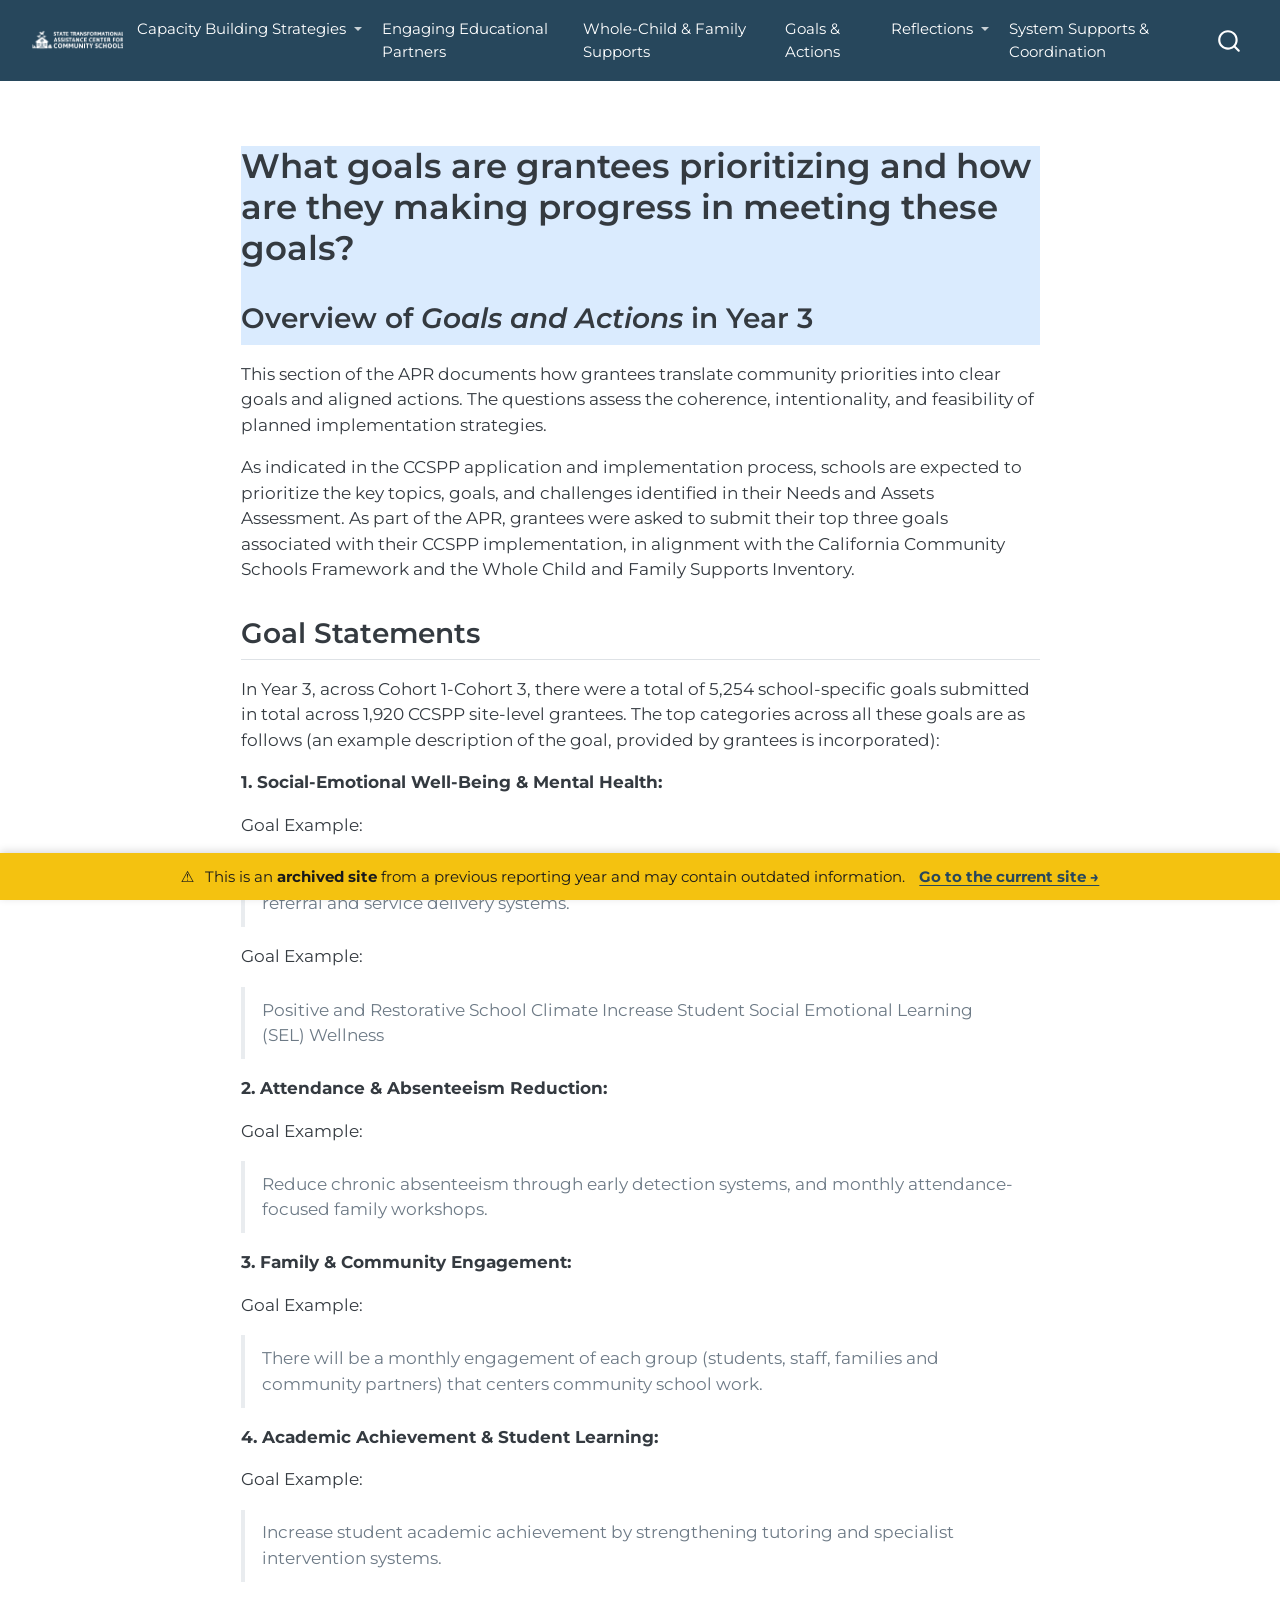
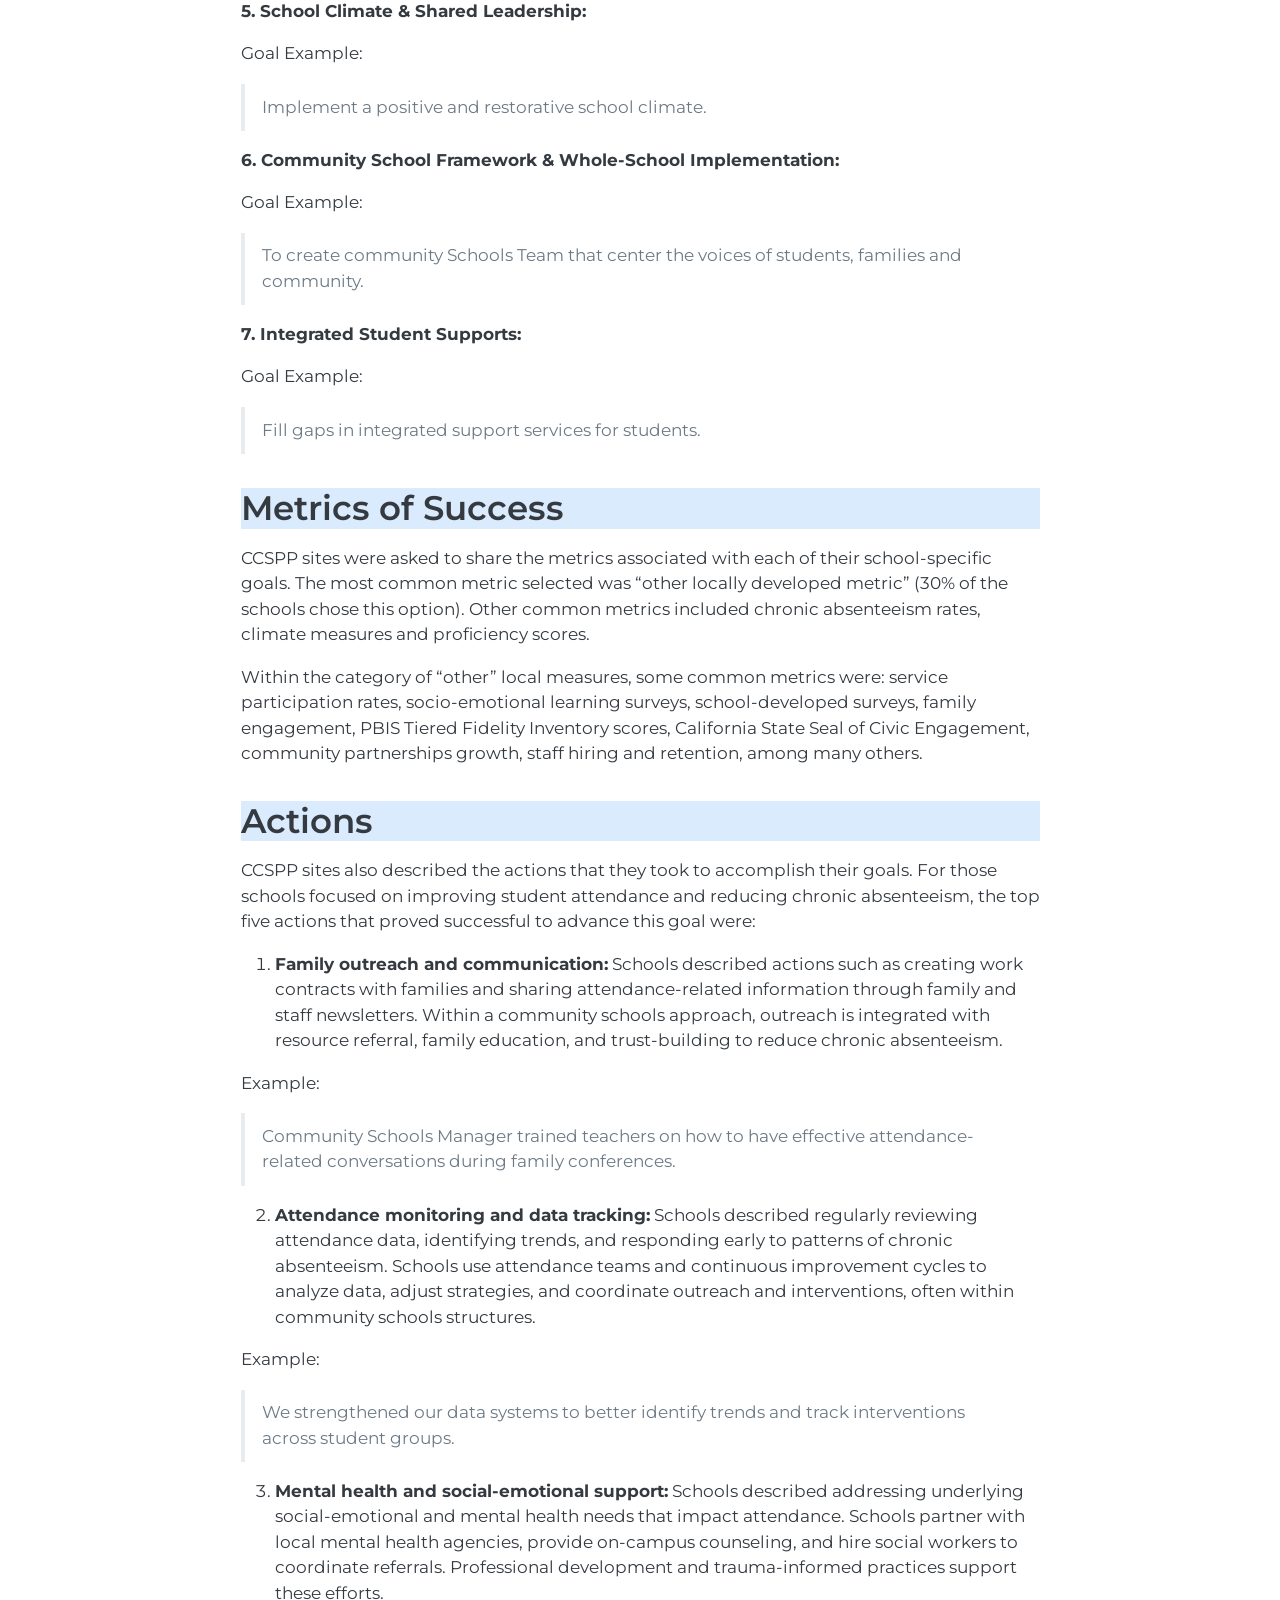
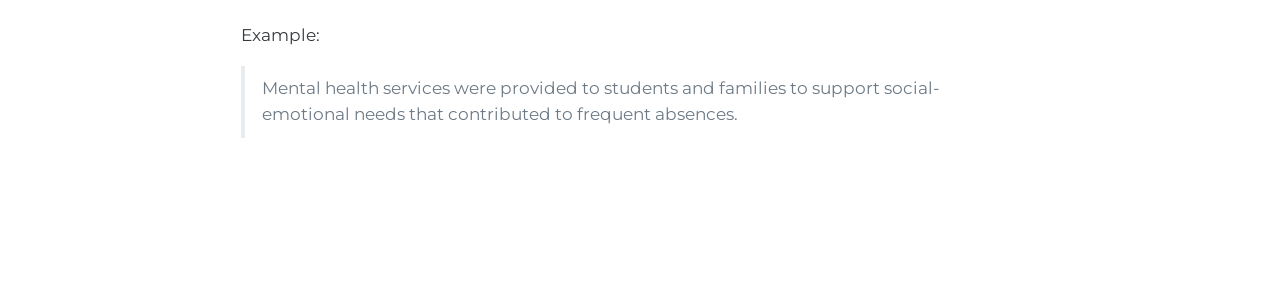
<file: docs/Goals and Actions.html>
<!DOCTYPE html>
<html xmlns="http://www.w3.org/1999/xhtml" lang="en" xml:lang="en"><head>

<meta charset="utf-8">
<meta name="generator" content="quarto-1.9.35">

<meta name="viewport" content="width=device-width, initial-scale=1.0, user-scalable=yes">


<title>Goals &amp; Actions</title>
<style>
/* Default styles provided by pandoc.
** See https://pandoc.org/MANUAL.html#variables-for-html for config info.
*/
code{white-space: pre-wrap;}
span.smallcaps{font-variant: small-caps;}
div.columns{display: flex; gap: min(4vw, 1.5em);}
div.column{flex: auto; overflow-x: auto;}
div.hanging-indent{margin-left: 1.5em; text-indent: -1.5em;}
ul.task-list{list-style: none;}
ul.task-list li input[type="checkbox"] {
  width: 0.8em;
  margin: 0 0.8em 0.2em -1em; /* quarto-specific, see https://github.com/quarto-dev/quarto-cli/issues/4556 */ 
  vertical-align: middle;
}
</style>


<script src="site_libs/quarto-nav/quarto-nav.js"></script>
<script src="site_libs/quarto-nav/headroom.min.js"></script>
<script src="site_libs/clipboard/clipboard.min.js"></script>
<script src="site_libs/quarto-search/autocomplete.umd.js"></script>
<script src="site_libs/quarto-search/fuse.min.js"></script>
<script src="site_libs/quarto-search/quarto-search.js"></script>
<meta name="quarto:offset" content="./">
<link href="./images/logo/STAC-Logo-Vertical.png" rel="icon" type="image/png">
<script src="site_libs/quarto-html/quarto.js" type="module"></script>
<script src="site_libs/quarto-html/tabsets/tabsets.js" type="module"></script>
<script src="site_libs/quarto-html/popper.min.js"></script>
<script src="site_libs/quarto-html/tippy.umd.min.js"></script>
<script src="site_libs/quarto-html/anchor.min.js"></script>
<link href="site_libs/quarto-html/tippy.css" rel="stylesheet">
<link href="site_libs/quarto-html/quarto-syntax-highlighting-46f66b053e56abd73bb6e954d61a315b.css" rel="stylesheet" id="quarto-text-highlighting-styles">
<script src="site_libs/bootstrap/bootstrap.min.js"></script>
<link href="site_libs/bootstrap/bootstrap-icons.css" rel="stylesheet">
<link href="site_libs/bootstrap/bootstrap-a0f9fd0d421825b736dc1bbcbcba2219.min.css" rel="stylesheet" append-hash="true" id="quarto-bootstrap" data-mode="light">
<script id="quarto-search-options" type="application/json">{
  "location": "navbar",
  "copy-button": false,
  "collapse-after": 3,
  "panel-placement": "end",
  "type": "overlay",
  "limit": 50,
  "keyboard-shortcut": [
    "f",
    "/",
    "s"
  ],
  "show-item-context": false,
  "language": {
    "search-no-results-text": "No results",
    "search-matching-documents-text": "matching documents",
    "search-copy-link-title": "Copy link to search",
    "search-hide-matches-text": "Hide additional matches",
    "search-more-match-text": "more match in this document",
    "search-more-matches-text": "more matches in this document",
    "search-clear-button-title": "Clear",
    "search-text-placeholder": "",
    "search-detached-cancel-button-title": "Cancel",
    "search-submit-button-title": "Submit",
    "search-label": "Search"
  }
}</script>


<link rel="stylesheet" href="styles.css">
</head>

<body class="nav-fixed fullcontent quarto-light">

<div id="quarto-search-results"></div>
  <header id="quarto-header" class="headroom fixed-top">
    <nav class="navbar navbar-expand-lg " data-bs-theme="dark">
      <div class="navbar-container container-fluid">
      <div class="navbar-brand-container mx-auto">
    <a href="./index.html" class="navbar-brand navbar-brand-logo">
    <img src="./images/logo/STAC-Logo-Horizontal-White.png" alt="" class="navbar-logo light-content">
    <img src="./images/logo/STAC-Logo-Horizontal-White.png" alt="" class="navbar-logo dark-content">
    </a>
  </div>
            <div id="quarto-search" class="" title="Search"></div>
          <button class="navbar-toggler" type="button" data-bs-toggle="collapse" data-bs-target="#navbarCollapse" aria-controls="navbarCollapse" role="menu" aria-expanded="false" aria-label="Toggle navigation" onclick="if (window.quartoToggleHeadroom) { window.quartoToggleHeadroom(); }">
  <span class="navbar-toggler-icon"></span>
</button>
          <div class="collapse navbar-collapse" id="navbarCollapse">
            <ul class="navbar-nav navbar-nav-scroll me-auto">
  <li class="nav-item dropdown ">
    <a class="nav-link dropdown-toggle" href="#" id="nav-menu-capacity-building-strategies" role="link" data-bs-toggle="dropdown" aria-expanded="false">
 <span class="menu-text">Capacity Building Strategies</span>
    </a>
    <ul class="dropdown-menu" aria-labelledby="nav-menu-capacity-building-strategies">    
        <li>
    <a class="dropdown-item" href="./CBS/Schools - Capacity Building Strategies.html">
 <span class="dropdown-text">Site</span></a>
  </li>  
        <li>
    <a class="dropdown-item" href="./CBS/cbs-lea.html">
 <span class="dropdown-text">LEA</span></a>
  </li>  
    </ul>
  </li>
  <li class="nav-item">
    <a class="nav-link" href="./Engaging Educational Partners.html"> 
<span class="menu-text">Engaging Educational Partners</span></a>
  </li>  
  <li class="nav-item">
    <a class="nav-link" href="./WCFSI.html"> 
<span class="menu-text">Whole-Child &amp; Family Supports</span></a>
  </li>  
  <li class="nav-item">
    <a class="nav-link active" href="./Goals and Actions.html" aria-current="page"> 
<span class="menu-text">Goals &amp; Actions</span></a>
  </li>  
  <li class="nav-item dropdown ">
    <a class="nav-link dropdown-toggle" href="#" id="nav-menu-reflections" role="link" data-bs-toggle="dropdown" aria-expanded="false">
 <span class="menu-text">Reflections</span>
    </a>
    <ul class="dropdown-menu" aria-labelledby="nav-menu-reflections">    
        <li>
    <a class="dropdown-item" href="./reflections/school-reflections.html">
 <span class="dropdown-text">Site</span></a>
  </li>  
        <li>
    <a class="dropdown-item" href="./reflections/lea-reflections.html">
 <span class="dropdown-text">LEA</span></a>
  </li>  
    </ul>
  </li>
  <li class="nav-item">
    <a class="nav-link" href="./system-level-analysis.html"> 
<span class="menu-text">System Supports &amp; Coordination</span></a>
  </li>  
</ul>
          </div> <!-- /navcollapse -->
            <div class="quarto-navbar-tools">
</div>
      </div> <!-- /container-fluid -->
    </nav>
</header>
<!-- content -->
<div id="quarto-content" class="quarto-container page-columns page-rows-contents page-layout-article page-navbar">
<!-- sidebar -->
<!-- margin-sidebar -->
    
<!-- main -->
<main class="content" id="quarto-document-content"><header id="title-block-header" class="quarto-title-block"></header>
<div class="archived-site-banner" role="note" aria-label="Archived site notice">
  <span class="archived-site-banner__icon" aria-hidden="true">⚠️</span>
  <span class="archived-site-banner__text">
    This is an <strong>archived site</strong> from a previous reporting year and may contain outdated information.
    <a href="https://uclacommschool.github.io/stac-apr-site/" class="archived-site-banner__link">Go to the current site →</a>
  </span>
</div>




<section id="what-goals-are-grantees-prioritizing-and-how-are-they-making-progress-in-meeting-these-goals" class="level1 hero-banner">
<h1>What goals are grantees prioritizing and how are they making progress in meeting these goals?</h1>
<section id="overview-of-goals-and-actions-in-year-3" class="level2">
<h2 class="anchored" data-anchor-id="overview-of-goals-and-actions-in-year-3">Overview of <em>Goals and Actions</em> in Year 3</h2>
</section>
</section>
<p>This section of the APR documents how grantees translate community priorities into clear goals and aligned actions. The questions assess the coherence, intentionality, and feasibility of planned implementation strategies.</p>
<p>As indicated in the CCSPP application and implementation process, schools are expected to prioritize the key topics, goals, and challenges identified in their Needs and Assets Assessment. As part of the APR, grantees were asked to submit their top three goals associated with their CCSPP implementation, in alignment with the California Community Schools Framework and the Whole Child and Family Supports Inventory.</p>
<section id="goal-statements" class="level2">
<h2 class="anchored" data-anchor-id="goal-statements">Goal Statements</h2>
<p>In Year 3, across Cohort 1-Cohort 3, there were a total of 5,254 school-specific goals submitted in total across 1,920 CCSPP site-level grantees. The top categories across all these goals are as follows (an example description of the goal, provided by grantees is incorporated):</p>
<p><strong>1. Social-Emotional Well-Being &amp; Mental Health:</strong></p>
<p>Goal Example:</p>
<blockquote class="blockquote">
<p>Provide consistent access to school-based mental health support through structured referral and service delivery systems.</p>
</blockquote>
<p>Goal Example:</p>
<blockquote class="blockquote">
<p>Positive and Restorative School Climate Increase Student Social Emotional Learning (SEL) Wellness</p>
</blockquote>
<p><strong>2. Attendance &amp; Absenteeism Reduction:</strong></p>
<p>Goal Example:</p>
<blockquote class="blockquote">
<p>Reduce chronic absenteeism through early detection systems, and monthly attendance-focused family workshops.</p>
</blockquote>
<p><strong>3. Family &amp; Community Engagement:</strong></p>
<p>Goal Example:</p>
<blockquote class="blockquote">
<p>There will be a monthly engagement of each group (students, staff, families and community partners) that centers community school work.</p>
</blockquote>
<p><strong>4. Academic Achievement &amp; Student Learning:</strong></p>
<p>Goal Example:</p>
<blockquote class="blockquote">
<p>Increase student academic achievement by strengthening tutoring and specialist intervention systems.</p>
</blockquote>
<p><strong>5. School Climate &amp; Shared Leadership:</strong></p>
<p>Goal Example:</p>
<blockquote class="blockquote">
<p>Implement a positive and restorative school climate.</p>
</blockquote>
<p><strong>6. Community School Framework &amp; Whole-School Implementation:</strong></p>
<p>Goal Example:</p>
<blockquote class="blockquote">
<p>To create community Schools Team that center the voices of students, families and community.</p>
</blockquote>
<p><strong>7. Integrated Student Supports:</strong></p>
<p>Goal Example:</p>
<blockquote class="blockquote">
<p>Fill gaps in integrated support services for students.</p>
</blockquote>
</section>
<section id="metrics-of-success" class="level1 hero-banner">
<h1>Metrics of Success</h1>
</section>
<p>CCSPP sites were asked to share the metrics associated with each of their school-specific goals. The most common metric selected was “other locally developed metric” (30% of the schools chose this option). Other common metrics included chronic absenteeism rates, climate measures and proficiency scores.</p>
<p>Within the category of “other” local measures, some common metrics were: service participation rates, socio-emotional learning surveys, school-developed surveys, family engagement, PBIS Tiered Fidelity Inventory scores, California State Seal of Civic Engagement, community partnerships growth, staff hiring and retention, among many others.</p>
<div class="tableauPlaceholder" id="viz1765594464595" style="position: relative"><noscript><a href="#"><img alt="Metrics " src="https://public.tableau.com/static/images/Tr/Trial_17654078315450/Metrics/1_rss.png" style="border: none"></a></noscript><object class="tableauViz" style="display:none;"><param name="host_url" value="https%3A%2F%2Fpublic.tableau.com%2F"> <param name="embed_code_version" value="3"> <param name="site_root" value=""><param name="name" value="Trial_17654078315450/Metrics"><param name="tabs" value="no"><param name="toolbar" value="yes"><param name="static_image" value="https://public.tableau.com/static/images/Tr/Trial_17654078315450/Metrics/1.png"> <param name="animate_transition" value="yes"><param name="display_static_image" value="yes"><param name="display_spinner" value="yes"><param name="display_overlay" value="yes"><param name="display_count" value="yes"><param name="language" value="en-US"><param name="filter" value="publish=yes"></object></div>                <script type="text/javascript">                    var divElement = document.getElementById('viz1765594464595');                    var vizElement = divElement.getElementsByTagName('object')[0];                    if ( divElement.offsetWidth > 800 ) { vizElement.style.width='1000px';vizElement.style.height='827px';} else if ( divElement.offsetWidth > 500 ) { vizElement.style.width='1000px';vizElement.style.height='827px';} else { vizElement.style.width='100%';vizElement.style.height='727px';}                     var scriptElement = document.createElement('script');                    scriptElement.src = 'https://public.tableau.com/javascripts/api/viz_v1.js';                    vizElement.parentNode.insertBefore(scriptElement, vizElement);                </script>
<section id="actions" class="level1 hero-banner">
<h1>Actions</h1>
</section>
<p>CCSPP sites also described the actions that they took to accomplish their goals. For those schools focused on improving student attendance and reducing chronic absenteeism, the top five actions that proved successful to advance this goal were:</p>
<ol type="1">
<li><strong>Family outreach and communication:</strong> Schools described actions such as creating work contracts with families and sharing attendance-related information through family and staff newsletters. Within a community schools approach, outreach is integrated with resource referral, family education, and trust-building to reduce chronic absenteeism.</li>
</ol>
<p>Example:</p>
<blockquote class="blockquote">
<p>Community Schools Manager trained teachers on how to have effective attendance-related conversations during family conferences.</p>
</blockquote>
<ol start="2" type="1">
<li><strong>Attendance monitoring and data tracking:</strong> Schools described regularly reviewing attendance data, identifying trends, and responding early to patterns of chronic absenteeism. Schools use attendance teams and continuous improvement cycles to analyze data, adjust strategies, and coordinate outreach and interventions, often within community schools structures.</li>
</ol>
<p>Example:</p>
<blockquote class="blockquote">
<p>We strengthened our data systems to better identify trends and track interventions across student groups.</p>
</blockquote>
<ol start="3" type="1">
<li><strong>Mental health and social-emotional support:</strong> Schools described addressing underlying social-emotional and mental health needs that impact attendance. Schools partner with local mental health agencies, provide on-campus counseling, and hire social workers to coordinate referrals. Professional development and trauma-informed practices support these efforts.</li>
</ol>
<p>Example:</p>
<blockquote class="blockquote">
<p>Mental health services were provided to students and families to support social-emotional needs that contributed to frequent absences.</p>
</blockquote>



</main> <!-- /main -->
<script id="quarto-html-after-body" type="application/javascript">
  window.document.addEventListener("DOMContentLoaded", function (event) {
    const icon = "";
    const anchorJS = new window.AnchorJS();
    anchorJS.options = {
      placement: 'right',
      icon: icon
    };
    anchorJS.add('.anchored');
    const isCodeAnnotation = (el) => {
      for (const clz of el.classList) {
        if (clz.startsWith('code-annotation-')) {                     
          return true;
        }
      }
      return false;
    }
    const onCopySuccess = function(e) {
      // button target
      const button = e.trigger;
      // don't keep focus
      button.blur();
      // flash "checked"
      button.classList.add('code-copy-button-checked');
      var currentTitle = button.getAttribute("title");
      button.setAttribute("title", "Copied!");
      let tooltip;
      if (window.bootstrap) {
        button.setAttribute("data-bs-toggle", "tooltip");
        button.setAttribute("data-bs-placement", "left");
        button.setAttribute("data-bs-title", "Copied!");
        tooltip = new bootstrap.Tooltip(button, 
          { trigger: "manual", 
            customClass: "code-copy-button-tooltip",
            offset: [0, -8]});
        tooltip.show();    
      }
      setTimeout(function() {
        if (tooltip) {
          tooltip.hide();
          button.removeAttribute("data-bs-title");
          button.removeAttribute("data-bs-toggle");
          button.removeAttribute("data-bs-placement");
        }
        button.setAttribute("title", currentTitle);
        button.classList.remove('code-copy-button-checked');
      }, 1000);
      // clear code selection
      e.clearSelection();
    }
    const getTextToCopy = function(trigger) {
      const outerScaffold = trigger.parentElement.cloneNode(true);
      const codeEl = outerScaffold.querySelector('code');
      for (const childEl of codeEl.children) {
        if (isCodeAnnotation(childEl)) {
          childEl.remove();
        }
      }
      return codeEl.innerText;
    }
    const clipboard = new window.ClipboardJS('.code-copy-button:not([data-in-quarto-modal])', {
      text: getTextToCopy
    });
    clipboard.on('success', onCopySuccess);
    if (window.document.getElementById('quarto-embedded-source-code-modal')) {
      const clipboardModal = new window.ClipboardJS('.code-copy-button[data-in-quarto-modal]', {
        text: getTextToCopy,
        container: window.document.getElementById('quarto-embedded-source-code-modal')
      });
      clipboardModal.on('success', onCopySuccess);
    }
      var localhostRegex = new RegExp(/^(?:http|https):\/\/localhost\:?[0-9]*\//);
      var mailtoRegex = new RegExp(/^mailto:/);
        var filterRegex = new RegExp('/' + window.location.host + '/');
      var isInternal = (href) => {
          return filterRegex.test(href) || localhostRegex.test(href) || mailtoRegex.test(href);
      }
      // Inspect non-navigation links and adorn them if external
     var links = window.document.querySelectorAll('a[href]:not(.nav-link):not(.navbar-brand):not(.toc-action):not(.sidebar-link):not(.sidebar-item-toggle):not(.pagination-link):not(.no-external):not([aria-hidden]):not(.dropdown-item):not(.quarto-navigation-tool):not(.about-link)');
      for (var i=0; i<links.length; i++) {
        const link = links[i];
        if (!isInternal(link.href)) {
          // undo the damage that might have been done by quarto-nav.js in the case of
          // links that we want to consider external
          if (link.dataset.originalHref !== undefined) {
            link.href = link.dataset.originalHref;
          }
        }
      }
    function tippyHover(el, contentFn, onTriggerFn, onUntriggerFn) {
      const config = {
        allowHTML: true,
        maxWidth: 500,
        delay: 100,
        arrow: false,
        appendTo: function(el) {
            return el.parentElement;
        },
        interactive: true,
        interactiveBorder: 10,
        theme: 'quarto',
        placement: 'bottom-start',
      };
      if (contentFn) {
        config.content = contentFn;
      }
      if (onTriggerFn) {
        config.onTrigger = onTriggerFn;
      }
      if (onUntriggerFn) {
        config.onUntrigger = onUntriggerFn;
      }
      window.tippy(el, config); 
    }
    const noterefs = window.document.querySelectorAll('a[role="doc-noteref"]');
    for (var i=0; i<noterefs.length; i++) {
      const ref = noterefs[i];
      tippyHover(ref, function() {
        // use id or data attribute instead here
        let href = ref.getAttribute('data-footnote-href') || ref.getAttribute('href');
        try { href = new URL(href).hash; } catch {}
        const id = href.replace(/^#\/?/, "");
        const note = window.document.getElementById(id);
        if (note) {
          return note.innerHTML;
        } else {
          return "";
        }
      });
    }
    const xrefs = window.document.querySelectorAll('a.quarto-xref');
    const processXRef = (id, note) => {
      // Strip column container classes
      const stripColumnClz = (el) => {
        el.classList.remove("page-full", "page-columns");
        if (el.children) {
          for (const child of el.children) {
            stripColumnClz(child);
          }
        }
      }
      stripColumnClz(note)
      if (id === null || id.startsWith('sec-')) {
        // Special case sections, only their first couple elements
        const container = document.createElement("div");
        if (note.children && note.children.length > 2) {
          container.appendChild(note.children[0].cloneNode(true));
          for (let i = 1; i < note.children.length; i++) {
            const child = note.children[i];
            if (child.tagName === "P" && child.innerText === "") {
              continue;
            } else {
              container.appendChild(child.cloneNode(true));
              break;
            }
          }
          if (window.Quarto?.typesetMath) {
            window.Quarto.typesetMath(container);
          }
          return container.innerHTML
        } else {
          if (window.Quarto?.typesetMath) {
            window.Quarto.typesetMath(note);
          }
          return note.innerHTML;
        }
      } else {
        // Remove any anchor links if they are present
        const anchorLink = note.querySelector('a.anchorjs-link');
        if (anchorLink) {
          anchorLink.remove();
        }
        if (window.Quarto?.typesetMath) {
          window.Quarto.typesetMath(note);
        }
        if (note.classList.contains("callout")) {
          return note.outerHTML;
        } else {
          return note.innerHTML;
        }
      }
    }
    for (var i=0; i<xrefs.length; i++) {
      const xref = xrefs[i];
      tippyHover(xref, undefined, function(instance) {
        instance.disable();
        let url = xref.getAttribute('href');
        let hash = undefined; 
        if (url.startsWith('#')) {
          hash = url;
        } else {
          try { hash = new URL(url).hash; } catch {}
        }
        if (hash) {
          const id = hash.replace(/^#\/?/, "");
          const note = window.document.getElementById(id);
          if (note !== null) {
            try {
              const html = processXRef(id, note.cloneNode(true));
              instance.setContent(html);
            } finally {
              instance.enable();
              instance.show();
            }
          } else {
            // See if we can fetch this
            fetch(url.split('#')[0])
            .then(res => res.text())
            .then(html => {
              const parser = new DOMParser();
              const htmlDoc = parser.parseFromString(html, "text/html");
              const note = htmlDoc.getElementById(id);
              if (note !== null) {
                const html = processXRef(id, note);
                instance.setContent(html);
              } 
            }).finally(() => {
              instance.enable();
              instance.show();
            });
          }
        } else {
          // See if we can fetch a full url (with no hash to target)
          // This is a special case and we should probably do some content thinning / targeting
          fetch(url)
          .then(res => res.text())
          .then(html => {
            const parser = new DOMParser();
            const htmlDoc = parser.parseFromString(html, "text/html");
            const note = htmlDoc.querySelector('main.content');
            if (note !== null) {
              // This should only happen for chapter cross references
              // (since there is no id in the URL)
              // remove the first header
              if (note.children.length > 0 && note.children[0].tagName === "HEADER") {
                note.children[0].remove();
              }
              const html = processXRef(null, note);
              instance.setContent(html);
            } 
          }).finally(() => {
            instance.enable();
            instance.show();
          });
        }
      }, function(instance) {
      });
    }
        let selectedAnnoteEl;
        const selectorForAnnotation = ( cell, annotation) => {
          let cellAttr = 'data-code-cell="' + cell + '"';
          let lineAttr = 'data-code-annotation="' +  annotation + '"';
          const selector = 'span[' + cellAttr + '][' + lineAttr + ']';
          return selector;
        }
        const selectCodeLines = (annoteEl) => {
          const doc = window.document;
          const targetCell = annoteEl.getAttribute("data-target-cell");
          const targetAnnotation = annoteEl.getAttribute("data-target-annotation");
          const annoteSpan = window.document.querySelector(selectorForAnnotation(targetCell, targetAnnotation));
          const lines = annoteSpan.getAttribute("data-code-lines").split(",");
          const lineIds = lines.map((line) => {
            return targetCell + "-" + line;
          })
          let top = null;
          let height = null;
          let parent = null;
          if (lineIds.length > 0) {
              //compute the position of the single el (top and bottom and make a div)
              const el = window.document.getElementById(lineIds[0]);
              top = el.offsetTop;
              height = el.offsetHeight;
              parent = el.parentElement.parentElement;
            if (lineIds.length > 1) {
              const lastEl = window.document.getElementById(lineIds[lineIds.length - 1]);
              const bottom = lastEl.offsetTop + lastEl.offsetHeight;
              height = bottom - top;
            }
            if (top !== null && height !== null && parent !== null) {
              // cook up a div (if necessary) and position it 
              let div = window.document.getElementById("code-annotation-line-highlight");
              if (div === null) {
                div = window.document.createElement("div");
                div.setAttribute("id", "code-annotation-line-highlight");
                div.style.position = 'absolute';
                parent.appendChild(div);
              }
              div.style.top = top - 2 + "px";
              div.style.height = height + 4 + "px";
              div.style.left = 0;
              let gutterDiv = window.document.getElementById("code-annotation-line-highlight-gutter");
              if (gutterDiv === null) {
                gutterDiv = window.document.createElement("div");
                gutterDiv.setAttribute("id", "code-annotation-line-highlight-gutter");
                gutterDiv.style.position = 'absolute';
                const codeCell = window.document.getElementById(targetCell);
                const gutter = codeCell.querySelector('.code-annotation-gutter');
                gutter.appendChild(gutterDiv);
              }
              gutterDiv.style.top = top - 2 + "px";
              gutterDiv.style.height = height + 4 + "px";
            }
            selectedAnnoteEl = annoteEl;
          }
        };
        const unselectCodeLines = () => {
          const elementsIds = ["code-annotation-line-highlight", "code-annotation-line-highlight-gutter"];
          elementsIds.forEach((elId) => {
            const div = window.document.getElementById(elId);
            if (div) {
              div.remove();
            }
          });
          selectedAnnoteEl = undefined;
        };
          // Handle positioning of the toggle
      window.addEventListener(
        "resize",
        throttle(() => {
          elRect = undefined;
          if (selectedAnnoteEl) {
            selectCodeLines(selectedAnnoteEl);
          }
        }, 10)
      );
      function throttle(fn, ms) {
      let throttle = false;
      let timer;
        return (...args) => {
          if(!throttle) { // first call gets through
              fn.apply(this, args);
              throttle = true;
          } else { // all the others get throttled
              if(timer) clearTimeout(timer); // cancel #2
              timer = setTimeout(() => {
                fn.apply(this, args);
                timer = throttle = false;
              }, ms);
          }
        };
      }
        // Attach click handler to the DT
        const annoteDls = window.document.querySelectorAll('dt[data-target-cell]');
        for (const annoteDlNode of annoteDls) {
          annoteDlNode.addEventListener('click', (event) => {
            const clickedEl = event.target;
            if (clickedEl !== selectedAnnoteEl) {
              unselectCodeLines();
              const activeEl = window.document.querySelector('dt[data-target-cell].code-annotation-active');
              if (activeEl) {
                activeEl.classList.remove('code-annotation-active');
              }
              selectCodeLines(clickedEl);
              clickedEl.classList.add('code-annotation-active');
            } else {
              // Unselect the line
              unselectCodeLines();
              clickedEl.classList.remove('code-annotation-active');
            }
          });
        }
    const findCites = (el) => {
      const parentEl = el.parentElement;
      if (parentEl) {
        const cites = parentEl.dataset.cites;
        if (cites) {
          return {
            el,
            cites: cites.split(' ')
          };
        } else {
          return findCites(el.parentElement)
        }
      } else {
        return undefined;
      }
    };
    var bibliorefs = window.document.querySelectorAll('a[role="doc-biblioref"]');
    for (var i=0; i<bibliorefs.length; i++) {
      const ref = bibliorefs[i];
      const citeInfo = findCites(ref);
      if (citeInfo) {
        tippyHover(citeInfo.el, function() {
          var popup = window.document.createElement('div');
          citeInfo.cites.forEach(function(cite) {
            var citeDiv = window.document.createElement('div');
            citeDiv.classList.add('hanging-indent');
            citeDiv.classList.add('csl-entry');
            var biblioDiv = window.document.getElementById('ref-' + cite);
            if (biblioDiv) {
              citeDiv.innerHTML = biblioDiv.innerHTML;
            }
            popup.appendChild(citeDiv);
          });
          return popup.innerHTML;
        });
      }
    }
  });
  </script>
</div> <!-- /content -->




</body></html>
</file>
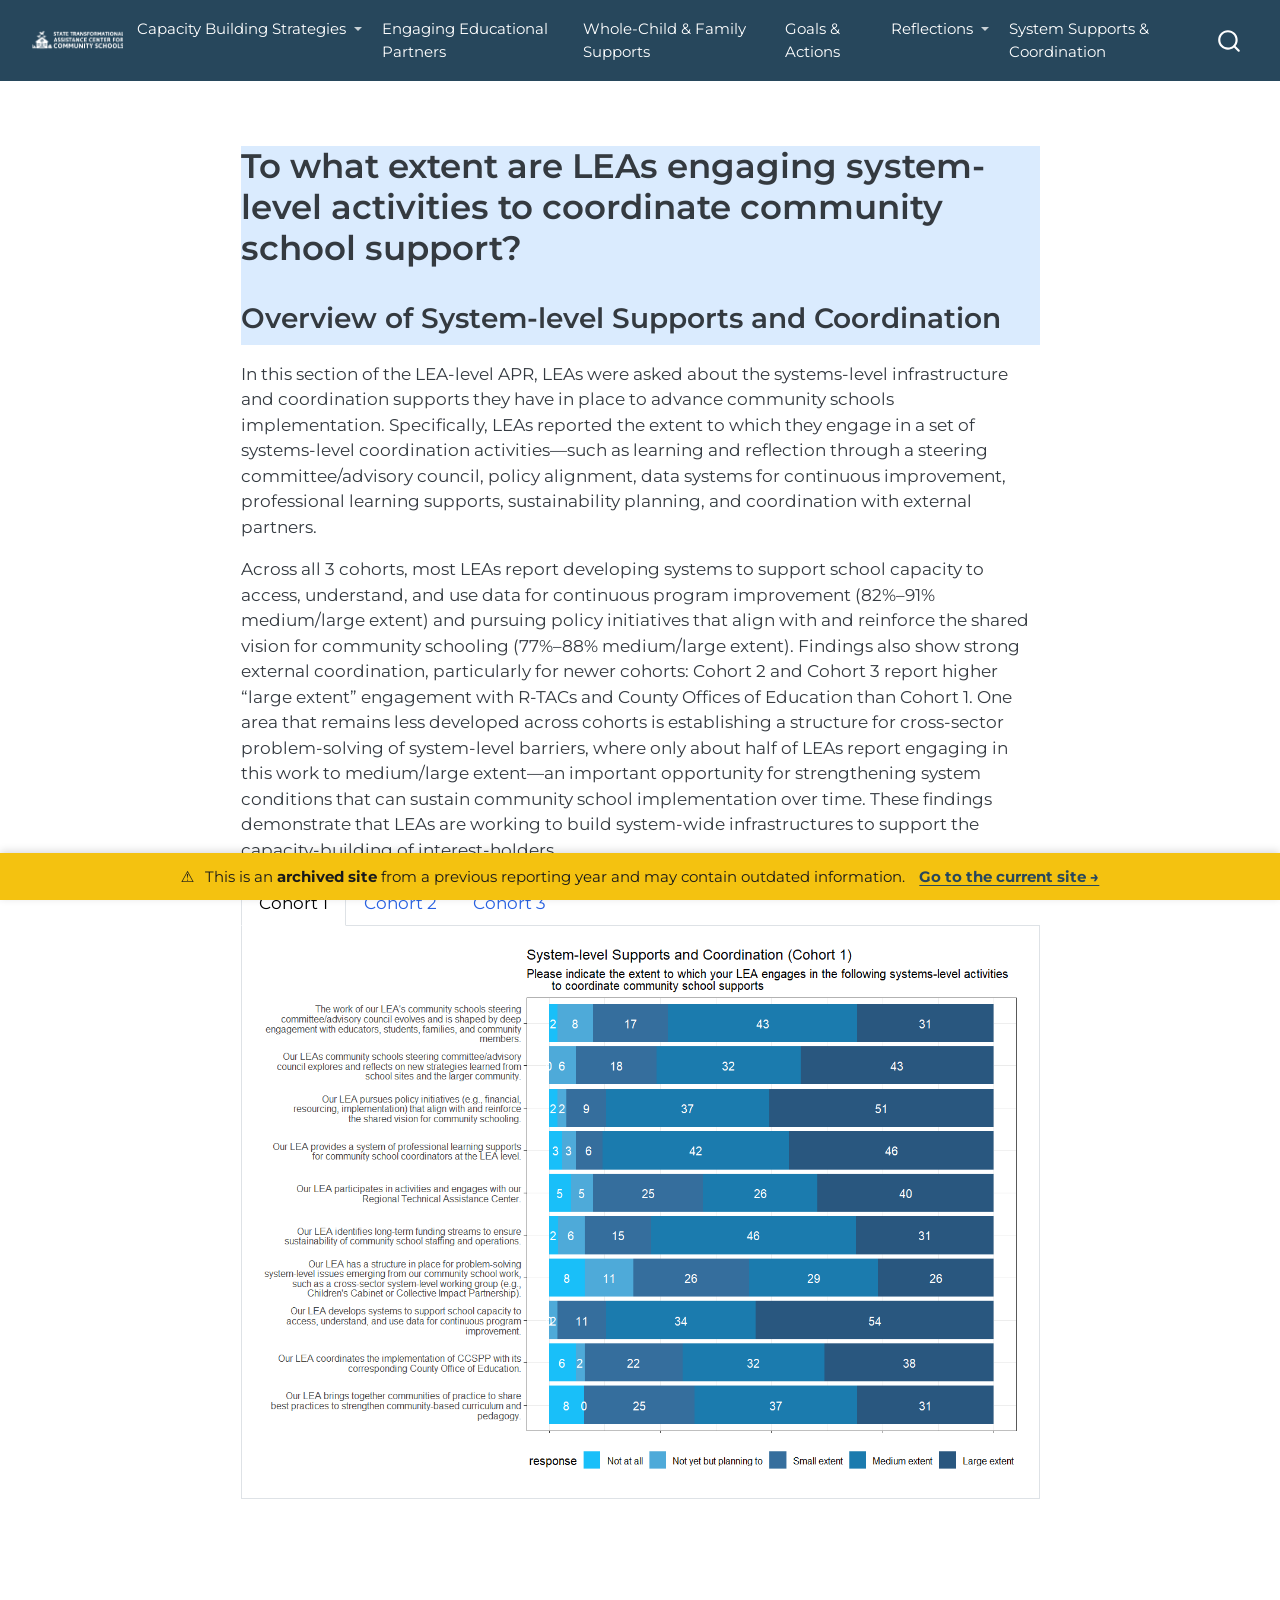
<file: docs/system-level-analysis.html>
<!DOCTYPE html>
<html xmlns="http://www.w3.org/1999/xhtml" lang="en" xml:lang="en"><head>

<meta charset="utf-8">
<meta name="generator" content="quarto-1.9.35">

<meta name="viewport" content="width=device-width, initial-scale=1.0, user-scalable=yes">


<title>System Supports &amp; Coordination</title>
<style>
/* Default styles provided by pandoc.
** See https://pandoc.org/MANUAL.html#variables-for-html for config info.
*/
code{white-space: pre-wrap;}
span.smallcaps{font-variant: small-caps;}
div.columns{display: flex; gap: min(4vw, 1.5em);}
div.column{flex: auto; overflow-x: auto;}
div.hanging-indent{margin-left: 1.5em; text-indent: -1.5em;}
ul.task-list{list-style: none;}
ul.task-list li input[type="checkbox"] {
  width: 0.8em;
  margin: 0 0.8em 0.2em -1em; /* quarto-specific, see https://github.com/quarto-dev/quarto-cli/issues/4556 */ 
  vertical-align: middle;
}
</style>


<script src="site_libs/quarto-nav/quarto-nav.js"></script>
<script src="site_libs/quarto-nav/headroom.min.js"></script>
<script src="site_libs/clipboard/clipboard.min.js"></script>
<script src="site_libs/quarto-search/autocomplete.umd.js"></script>
<script src="site_libs/quarto-search/fuse.min.js"></script>
<script src="site_libs/quarto-search/quarto-search.js"></script>
<meta name="quarto:offset" content="./">
<link href="./images/logo/STAC-Logo-Vertical.png" rel="icon" type="image/png">
<script src="site_libs/quarto-html/quarto.js" type="module"></script>
<script src="site_libs/quarto-html/tabsets/tabsets.js" type="module"></script>
<script src="site_libs/quarto-html/popper.min.js"></script>
<script src="site_libs/quarto-html/tippy.umd.min.js"></script>
<script src="site_libs/quarto-html/anchor.min.js"></script>
<link href="site_libs/quarto-html/tippy.css" rel="stylesheet">
<link href="site_libs/quarto-html/quarto-syntax-highlighting-46f66b053e56abd73bb6e954d61a315b.css" rel="stylesheet" id="quarto-text-highlighting-styles">
<script src="site_libs/bootstrap/bootstrap.min.js"></script>
<link href="site_libs/bootstrap/bootstrap-icons.css" rel="stylesheet">
<link href="site_libs/bootstrap/bootstrap-a0f9fd0d421825b736dc1bbcbcba2219.min.css" rel="stylesheet" append-hash="true" id="quarto-bootstrap" data-mode="light">
<script id="quarto-search-options" type="application/json">{
  "location": "navbar",
  "copy-button": false,
  "collapse-after": 3,
  "panel-placement": "end",
  "type": "overlay",
  "limit": 50,
  "keyboard-shortcut": [
    "f",
    "/",
    "s"
  ],
  "show-item-context": false,
  "language": {
    "search-no-results-text": "No results",
    "search-matching-documents-text": "matching documents",
    "search-copy-link-title": "Copy link to search",
    "search-hide-matches-text": "Hide additional matches",
    "search-more-match-text": "more match in this document",
    "search-more-matches-text": "more matches in this document",
    "search-clear-button-title": "Clear",
    "search-text-placeholder": "",
    "search-detached-cancel-button-title": "Cancel",
    "search-submit-button-title": "Submit",
    "search-label": "Search"
  }
}</script>


<link rel="stylesheet" href="styles.css">
</head>

<body class="nav-fixed fullcontent quarto-light">

<div id="quarto-search-results"></div>
  <header id="quarto-header" class="headroom fixed-top">
    <nav class="navbar navbar-expand-lg " data-bs-theme="dark">
      <div class="navbar-container container-fluid">
      <div class="navbar-brand-container mx-auto">
    <a href="./index.html" class="navbar-brand navbar-brand-logo">
    <img src="./images/logo/STAC-Logo-Horizontal-White.png" alt="" class="navbar-logo light-content">
    <img src="./images/logo/STAC-Logo-Horizontal-White.png" alt="" class="navbar-logo dark-content">
    </a>
  </div>
            <div id="quarto-search" class="" title="Search"></div>
          <button class="navbar-toggler" type="button" data-bs-toggle="collapse" data-bs-target="#navbarCollapse" aria-controls="navbarCollapse" role="menu" aria-expanded="false" aria-label="Toggle navigation" onclick="if (window.quartoToggleHeadroom) { window.quartoToggleHeadroom(); }">
  <span class="navbar-toggler-icon"></span>
</button>
          <div class="collapse navbar-collapse" id="navbarCollapse">
            <ul class="navbar-nav navbar-nav-scroll me-auto">
  <li class="nav-item dropdown ">
    <a class="nav-link dropdown-toggle" href="#" id="nav-menu-capacity-building-strategies" role="link" data-bs-toggle="dropdown" aria-expanded="false">
 <span class="menu-text">Capacity Building Strategies</span>
    </a>
    <ul class="dropdown-menu" aria-labelledby="nav-menu-capacity-building-strategies">    
        <li>
    <a class="dropdown-item" href="./CBS/Schools - Capacity Building Strategies.html">
 <span class="dropdown-text">Site</span></a>
  </li>  
        <li>
    <a class="dropdown-item" href="./CBS/cbs-lea.html">
 <span class="dropdown-text">LEA</span></a>
  </li>  
    </ul>
  </li>
  <li class="nav-item">
    <a class="nav-link" href="./Engaging Educational Partners.html"> 
<span class="menu-text">Engaging Educational Partners</span></a>
  </li>  
  <li class="nav-item">
    <a class="nav-link" href="./WCFSI.html"> 
<span class="menu-text">Whole-Child &amp; Family Supports</span></a>
  </li>  
  <li class="nav-item">
    <a class="nav-link" href="./Goals and Actions.html"> 
<span class="menu-text">Goals &amp; Actions</span></a>
  </li>  
  <li class="nav-item dropdown ">
    <a class="nav-link dropdown-toggle" href="#" id="nav-menu-reflections" role="link" data-bs-toggle="dropdown" aria-expanded="false">
 <span class="menu-text">Reflections</span>
    </a>
    <ul class="dropdown-menu" aria-labelledby="nav-menu-reflections">    
        <li>
    <a class="dropdown-item" href="./reflections/school-reflections.html">
 <span class="dropdown-text">Site</span></a>
  </li>  
        <li>
    <a class="dropdown-item" href="./reflections/lea-reflections.html">
 <span class="dropdown-text">LEA</span></a>
  </li>  
    </ul>
  </li>
  <li class="nav-item">
    <a class="nav-link active" href="./system-level-analysis.html" aria-current="page"> 
<span class="menu-text">System Supports &amp; Coordination</span></a>
  </li>  
</ul>
          </div> <!-- /navcollapse -->
            <div class="quarto-navbar-tools">
</div>
      </div> <!-- /container-fluid -->
    </nav>
</header>
<!-- content -->
<div id="quarto-content" class="quarto-container page-columns page-rows-contents page-layout-article page-navbar">
<!-- sidebar -->
<!-- margin-sidebar -->
    
<!-- main -->
<main class="content" id="quarto-document-content"><header id="title-block-header" class="quarto-title-block"></header>
<div class="archived-site-banner" role="note" aria-label="Archived site notice">
  <span class="archived-site-banner__icon" aria-hidden="true">⚠️</span>
  <span class="archived-site-banner__text">
    This is an <strong>archived site</strong> from a previous reporting year and may contain outdated information.
    <a href="https://uclacommschool.github.io/stac-apr-site/" class="archived-site-banner__link">Go to the current site →</a>
  </span>
</div>




<section id="to-what-extent-are-leas-engaging-system-level-activities-to-coordinate-community-school-support" class="level1 hero-banner">
<h1>To what extent are LEAs engaging system-level activities to coordinate community school support?</h1>
<section id="overview-of-system-level-supports-and-coordination" class="level2">
<h2 class="anchored" data-anchor-id="overview-of-system-level-supports-and-coordination">Overview of System-level Supports and Coordination</h2>
</section>
</section>
<p>In this section of the LEA-level APR, LEAs were asked about the systems-level infrastructure and coordination supports they have in place to advance community schools implementation. Specifically, LEAs reported the extent to which they engage in a set of systems-level coordination activities—such as learning and reflection through a steering committee/advisory council, policy alignment, data systems for continuous improvement, professional learning supports, sustainability planning, and coordination with external partners.</p>
<p>Across all 3 cohorts, most LEAs report developing systems to support school capacity to access, understand, and use data for continuous program improvement (82%–91% medium/large extent) and pursuing policy initiatives that align with and reinforce the shared vision for community schooling (77%–88% medium/large extent). Findings also show strong external coordination, particularly for newer cohorts: Cohort 2 and Cohort 3 report higher “large extent” engagement with R‑TACs and County Offices of Education than Cohort 1. One area that remains less developed across cohorts is establishing a structure for cross-sector problem-solving of system-level barriers, where only about half of LEAs report engaging in this work to medium/large extent—an important opportunity for strengthening system conditions that can sustain community school implementation over time. These findings demonstrate that LEAs are working to build system-wide infrastructures to support the capacity-building of interest-holders.</p>
<div class="tabset-margin-container"></div><div class="panel-tabset">
<ul class="nav nav-tabs" role="tablist"><li class="nav-item" role="presentation"><a class="nav-link active" id="tabset-1-1-tab" data-bs-toggle="tab" data-bs-target="#tabset-1-1" role="tab" aria-controls="tabset-1-1" aria-selected="true" href="">Cohort 1</a></li><li class="nav-item" role="presentation"><a class="nav-link" id="tabset-1-2-tab" data-bs-toggle="tab" data-bs-target="#tabset-1-2" role="tab" aria-controls="tabset-1-2" aria-selected="false" href="">Cohort 2</a></li><li class="nav-item" role="presentation"><a class="nav-link" id="tabset-1-3-tab" data-bs-toggle="tab" data-bs-target="#tabset-1-3" role="tab" aria-controls="tabset-1-3" aria-selected="false" href="">Cohort 3</a></li></ul>
<div class="tab-content">
<div id="tabset-1-1" class="tab-pane active" role="tabpanel" aria-labelledby="tabset-1-1-tab">
<p><img src=".\images/LEA/system-cohort-1.png" class="img-fluid"></p>
</div>
<div id="tabset-1-2" class="tab-pane" role="tabpanel" aria-labelledby="tabset-1-2-tab">
<p><img src=".\images/LEA/system-cohort-2.png" class="img-fluid"></p>
</div>
<div id="tabset-1-3" class="tab-pane" role="tabpanel" aria-labelledby="tabset-1-3-tab">
<p><img src=".\images/LEA/system-cohort-3.png" class="img-fluid"></p>
</div>
</div>
</div>



</main> <!-- /main -->
<script id="quarto-html-after-body" type="application/javascript">
  window.document.addEventListener("DOMContentLoaded", function (event) {
    const icon = "";
    const anchorJS = new window.AnchorJS();
    anchorJS.options = {
      placement: 'right',
      icon: icon
    };
    anchorJS.add('.anchored');
    const isCodeAnnotation = (el) => {
      for (const clz of el.classList) {
        if (clz.startsWith('code-annotation-')) {                     
          return true;
        }
      }
      return false;
    }
    const onCopySuccess = function(e) {
      // button target
      const button = e.trigger;
      // don't keep focus
      button.blur();
      // flash "checked"
      button.classList.add('code-copy-button-checked');
      var currentTitle = button.getAttribute("title");
      button.setAttribute("title", "Copied!");
      let tooltip;
      if (window.bootstrap) {
        button.setAttribute("data-bs-toggle", "tooltip");
        button.setAttribute("data-bs-placement", "left");
        button.setAttribute("data-bs-title", "Copied!");
        tooltip = new bootstrap.Tooltip(button, 
          { trigger: "manual", 
            customClass: "code-copy-button-tooltip",
            offset: [0, -8]});
        tooltip.show();    
      }
      setTimeout(function() {
        if (tooltip) {
          tooltip.hide();
          button.removeAttribute("data-bs-title");
          button.removeAttribute("data-bs-toggle");
          button.removeAttribute("data-bs-placement");
        }
        button.setAttribute("title", currentTitle);
        button.classList.remove('code-copy-button-checked');
      }, 1000);
      // clear code selection
      e.clearSelection();
    }
    const getTextToCopy = function(trigger) {
      const outerScaffold = trigger.parentElement.cloneNode(true);
      const codeEl = outerScaffold.querySelector('code');
      for (const childEl of codeEl.children) {
        if (isCodeAnnotation(childEl)) {
          childEl.remove();
        }
      }
      return codeEl.innerText;
    }
    const clipboard = new window.ClipboardJS('.code-copy-button:not([data-in-quarto-modal])', {
      text: getTextToCopy
    });
    clipboard.on('success', onCopySuccess);
    if (window.document.getElementById('quarto-embedded-source-code-modal')) {
      const clipboardModal = new window.ClipboardJS('.code-copy-button[data-in-quarto-modal]', {
        text: getTextToCopy,
        container: window.document.getElementById('quarto-embedded-source-code-modal')
      });
      clipboardModal.on('success', onCopySuccess);
    }
      var localhostRegex = new RegExp(/^(?:http|https):\/\/localhost\:?[0-9]*\//);
      var mailtoRegex = new RegExp(/^mailto:/);
        var filterRegex = new RegExp('/' + window.location.host + '/');
      var isInternal = (href) => {
          return filterRegex.test(href) || localhostRegex.test(href) || mailtoRegex.test(href);
      }
      // Inspect non-navigation links and adorn them if external
     var links = window.document.querySelectorAll('a[href]:not(.nav-link):not(.navbar-brand):not(.toc-action):not(.sidebar-link):not(.sidebar-item-toggle):not(.pagination-link):not(.no-external):not([aria-hidden]):not(.dropdown-item):not(.quarto-navigation-tool):not(.about-link)');
      for (var i=0; i<links.length; i++) {
        const link = links[i];
        if (!isInternal(link.href)) {
          // undo the damage that might have been done by quarto-nav.js in the case of
          // links that we want to consider external
          if (link.dataset.originalHref !== undefined) {
            link.href = link.dataset.originalHref;
          }
        }
      }
    function tippyHover(el, contentFn, onTriggerFn, onUntriggerFn) {
      const config = {
        allowHTML: true,
        maxWidth: 500,
        delay: 100,
        arrow: false,
        appendTo: function(el) {
            return el.parentElement;
        },
        interactive: true,
        interactiveBorder: 10,
        theme: 'quarto',
        placement: 'bottom-start',
      };
      if (contentFn) {
        config.content = contentFn;
      }
      if (onTriggerFn) {
        config.onTrigger = onTriggerFn;
      }
      if (onUntriggerFn) {
        config.onUntrigger = onUntriggerFn;
      }
      window.tippy(el, config); 
    }
    const noterefs = window.document.querySelectorAll('a[role="doc-noteref"]');
    for (var i=0; i<noterefs.length; i++) {
      const ref = noterefs[i];
      tippyHover(ref, function() {
        // use id or data attribute instead here
        let href = ref.getAttribute('data-footnote-href') || ref.getAttribute('href');
        try { href = new URL(href).hash; } catch {}
        const id = href.replace(/^#\/?/, "");
        const note = window.document.getElementById(id);
        if (note) {
          return note.innerHTML;
        } else {
          return "";
        }
      });
    }
    const xrefs = window.document.querySelectorAll('a.quarto-xref');
    const processXRef = (id, note) => {
      // Strip column container classes
      const stripColumnClz = (el) => {
        el.classList.remove("page-full", "page-columns");
        if (el.children) {
          for (const child of el.children) {
            stripColumnClz(child);
          }
        }
      }
      stripColumnClz(note)
      if (id === null || id.startsWith('sec-')) {
        // Special case sections, only their first couple elements
        const container = document.createElement("div");
        if (note.children && note.children.length > 2) {
          container.appendChild(note.children[0].cloneNode(true));
          for (let i = 1; i < note.children.length; i++) {
            const child = note.children[i];
            if (child.tagName === "P" && child.innerText === "") {
              continue;
            } else {
              container.appendChild(child.cloneNode(true));
              break;
            }
          }
          if (window.Quarto?.typesetMath) {
            window.Quarto.typesetMath(container);
          }
          return container.innerHTML
        } else {
          if (window.Quarto?.typesetMath) {
            window.Quarto.typesetMath(note);
          }
          return note.innerHTML;
        }
      } else {
        // Remove any anchor links if they are present
        const anchorLink = note.querySelector('a.anchorjs-link');
        if (anchorLink) {
          anchorLink.remove();
        }
        if (window.Quarto?.typesetMath) {
          window.Quarto.typesetMath(note);
        }
        if (note.classList.contains("callout")) {
          return note.outerHTML;
        } else {
          return note.innerHTML;
        }
      }
    }
    for (var i=0; i<xrefs.length; i++) {
      const xref = xrefs[i];
      tippyHover(xref, undefined, function(instance) {
        instance.disable();
        let url = xref.getAttribute('href');
        let hash = undefined; 
        if (url.startsWith('#')) {
          hash = url;
        } else {
          try { hash = new URL(url).hash; } catch {}
        }
        if (hash) {
          const id = hash.replace(/^#\/?/, "");
          const note = window.document.getElementById(id);
          if (note !== null) {
            try {
              const html = processXRef(id, note.cloneNode(true));
              instance.setContent(html);
            } finally {
              instance.enable();
              instance.show();
            }
          } else {
            // See if we can fetch this
            fetch(url.split('#')[0])
            .then(res => res.text())
            .then(html => {
              const parser = new DOMParser();
              const htmlDoc = parser.parseFromString(html, "text/html");
              const note = htmlDoc.getElementById(id);
              if (note !== null) {
                const html = processXRef(id, note);
                instance.setContent(html);
              } 
            }).finally(() => {
              instance.enable();
              instance.show();
            });
          }
        } else {
          // See if we can fetch a full url (with no hash to target)
          // This is a special case and we should probably do some content thinning / targeting
          fetch(url)
          .then(res => res.text())
          .then(html => {
            const parser = new DOMParser();
            const htmlDoc = parser.parseFromString(html, "text/html");
            const note = htmlDoc.querySelector('main.content');
            if (note !== null) {
              // This should only happen for chapter cross references
              // (since there is no id in the URL)
              // remove the first header
              if (note.children.length > 0 && note.children[0].tagName === "HEADER") {
                note.children[0].remove();
              }
              const html = processXRef(null, note);
              instance.setContent(html);
            } 
          }).finally(() => {
            instance.enable();
            instance.show();
          });
        }
      }, function(instance) {
      });
    }
        let selectedAnnoteEl;
        const selectorForAnnotation = ( cell, annotation) => {
          let cellAttr = 'data-code-cell="' + cell + '"';
          let lineAttr = 'data-code-annotation="' +  annotation + '"';
          const selector = 'span[' + cellAttr + '][' + lineAttr + ']';
          return selector;
        }
        const selectCodeLines = (annoteEl) => {
          const doc = window.document;
          const targetCell = annoteEl.getAttribute("data-target-cell");
          const targetAnnotation = annoteEl.getAttribute("data-target-annotation");
          const annoteSpan = window.document.querySelector(selectorForAnnotation(targetCell, targetAnnotation));
          const lines = annoteSpan.getAttribute("data-code-lines").split(",");
          const lineIds = lines.map((line) => {
            return targetCell + "-" + line;
          })
          let top = null;
          let height = null;
          let parent = null;
          if (lineIds.length > 0) {
              //compute the position of the single el (top and bottom and make a div)
              const el = window.document.getElementById(lineIds[0]);
              top = el.offsetTop;
              height = el.offsetHeight;
              parent = el.parentElement.parentElement;
            if (lineIds.length > 1) {
              const lastEl = window.document.getElementById(lineIds[lineIds.length - 1]);
              const bottom = lastEl.offsetTop + lastEl.offsetHeight;
              height = bottom - top;
            }
            if (top !== null && height !== null && parent !== null) {
              // cook up a div (if necessary) and position it 
              let div = window.document.getElementById("code-annotation-line-highlight");
              if (div === null) {
                div = window.document.createElement("div");
                div.setAttribute("id", "code-annotation-line-highlight");
                div.style.position = 'absolute';
                parent.appendChild(div);
              }
              div.style.top = top - 2 + "px";
              div.style.height = height + 4 + "px";
              div.style.left = 0;
              let gutterDiv = window.document.getElementById("code-annotation-line-highlight-gutter");
              if (gutterDiv === null) {
                gutterDiv = window.document.createElement("div");
                gutterDiv.setAttribute("id", "code-annotation-line-highlight-gutter");
                gutterDiv.style.position = 'absolute';
                const codeCell = window.document.getElementById(targetCell);
                const gutter = codeCell.querySelector('.code-annotation-gutter');
                gutter.appendChild(gutterDiv);
              }
              gutterDiv.style.top = top - 2 + "px";
              gutterDiv.style.height = height + 4 + "px";
            }
            selectedAnnoteEl = annoteEl;
          }
        };
        const unselectCodeLines = () => {
          const elementsIds = ["code-annotation-line-highlight", "code-annotation-line-highlight-gutter"];
          elementsIds.forEach((elId) => {
            const div = window.document.getElementById(elId);
            if (div) {
              div.remove();
            }
          });
          selectedAnnoteEl = undefined;
        };
          // Handle positioning of the toggle
      window.addEventListener(
        "resize",
        throttle(() => {
          elRect = undefined;
          if (selectedAnnoteEl) {
            selectCodeLines(selectedAnnoteEl);
          }
        }, 10)
      );
      function throttle(fn, ms) {
      let throttle = false;
      let timer;
        return (...args) => {
          if(!throttle) { // first call gets through
              fn.apply(this, args);
              throttle = true;
          } else { // all the others get throttled
              if(timer) clearTimeout(timer); // cancel #2
              timer = setTimeout(() => {
                fn.apply(this, args);
                timer = throttle = false;
              }, ms);
          }
        };
      }
        // Attach click handler to the DT
        const annoteDls = window.document.querySelectorAll('dt[data-target-cell]');
        for (const annoteDlNode of annoteDls) {
          annoteDlNode.addEventListener('click', (event) => {
            const clickedEl = event.target;
            if (clickedEl !== selectedAnnoteEl) {
              unselectCodeLines();
              const activeEl = window.document.querySelector('dt[data-target-cell].code-annotation-active');
              if (activeEl) {
                activeEl.classList.remove('code-annotation-active');
              }
              selectCodeLines(clickedEl);
              clickedEl.classList.add('code-annotation-active');
            } else {
              // Unselect the line
              unselectCodeLines();
              clickedEl.classList.remove('code-annotation-active');
            }
          });
        }
    const findCites = (el) => {
      const parentEl = el.parentElement;
      if (parentEl) {
        const cites = parentEl.dataset.cites;
        if (cites) {
          return {
            el,
            cites: cites.split(' ')
          };
        } else {
          return findCites(el.parentElement)
        }
      } else {
        return undefined;
      }
    };
    var bibliorefs = window.document.querySelectorAll('a[role="doc-biblioref"]');
    for (var i=0; i<bibliorefs.length; i++) {
      const ref = bibliorefs[i];
      const citeInfo = findCites(ref);
      if (citeInfo) {
        tippyHover(citeInfo.el, function() {
          var popup = window.document.createElement('div');
          citeInfo.cites.forEach(function(cite) {
            var citeDiv = window.document.createElement('div');
            citeDiv.classList.add('hanging-indent');
            citeDiv.classList.add('csl-entry');
            var biblioDiv = window.document.getElementById('ref-' + cite);
            if (biblioDiv) {
              citeDiv.innerHTML = biblioDiv.innerHTML;
            }
            popup.appendChild(citeDiv);
          });
          return popup.innerHTML;
        });
      }
    }
  });
  </script>
</div> <!-- /content -->




</body></html>
</file>
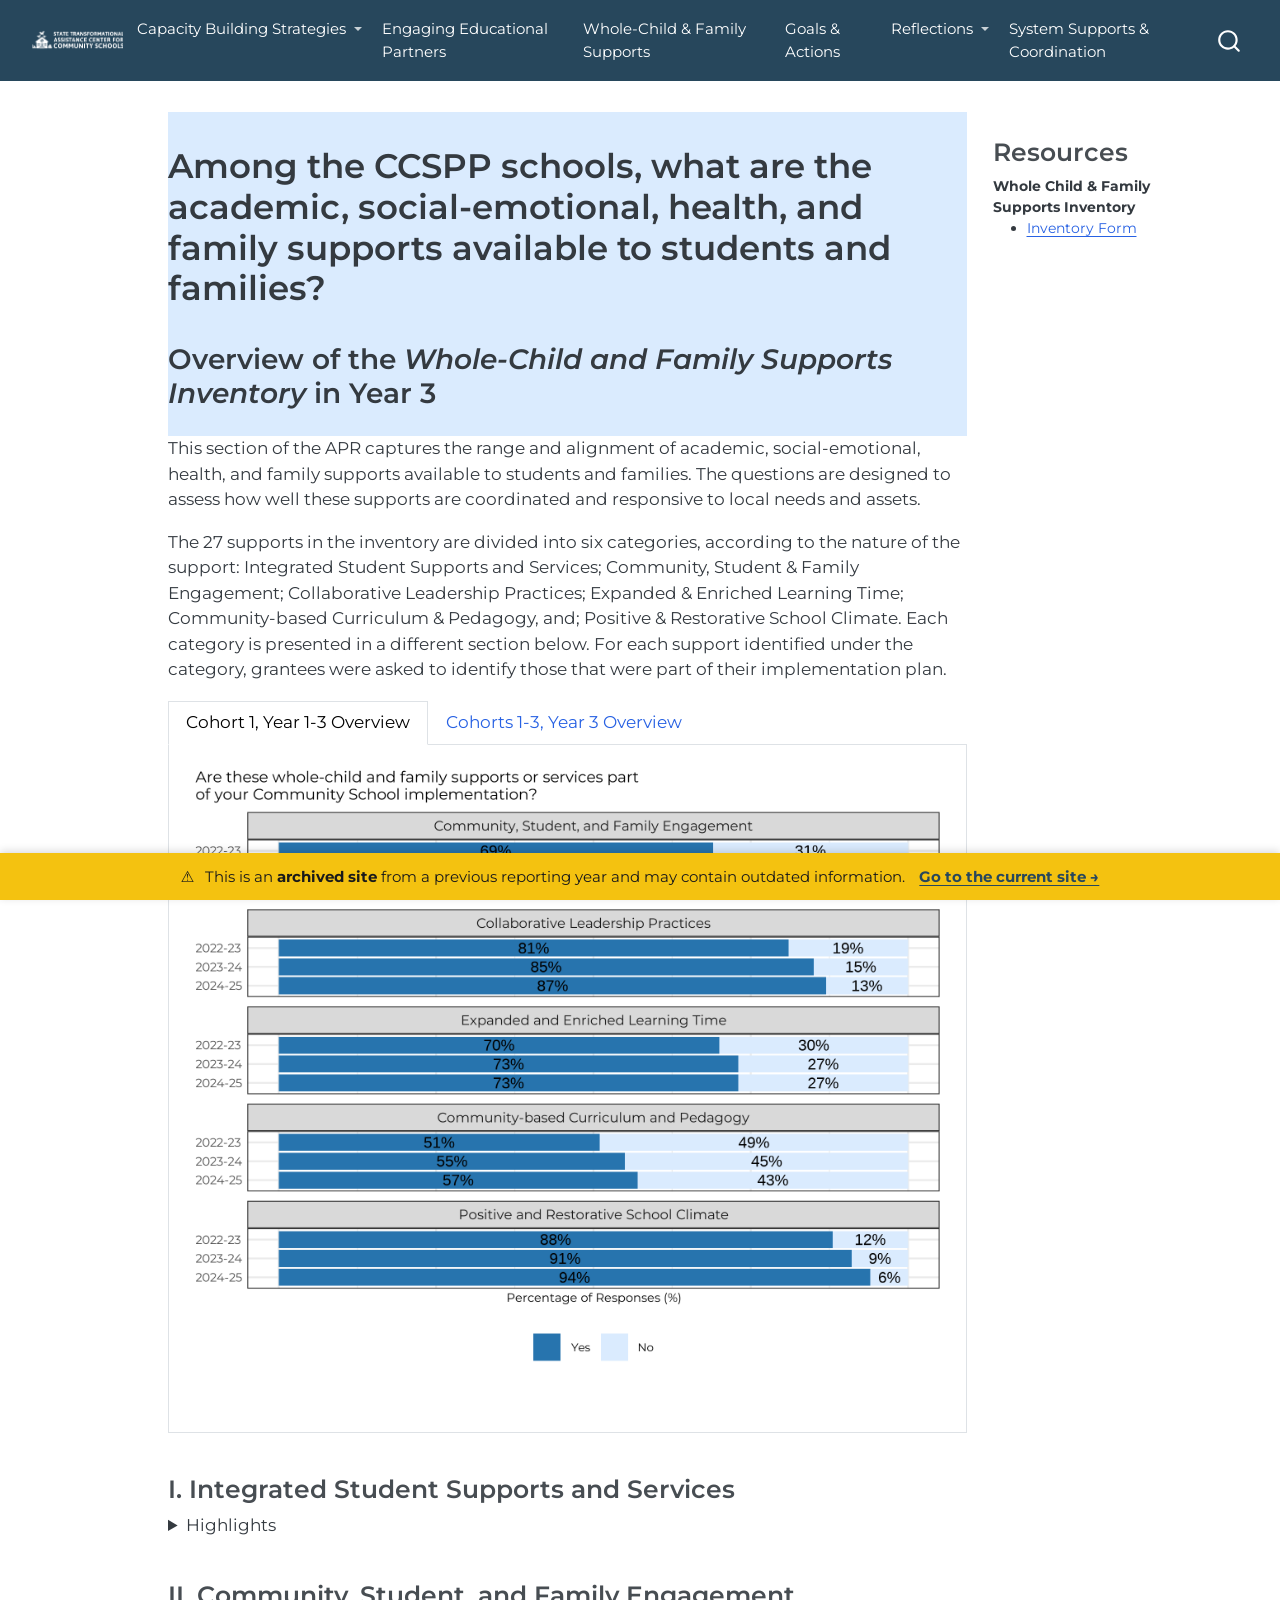
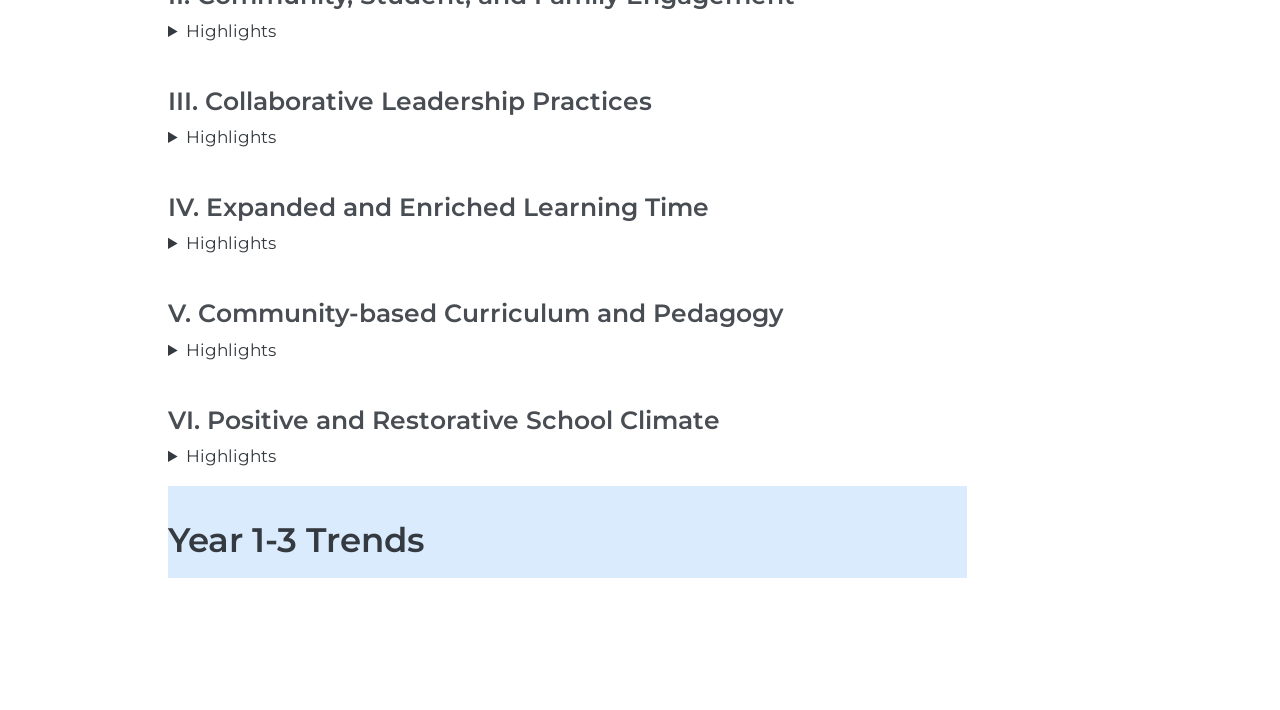
<file: docs/WCFSI.html>
<!DOCTYPE html>
<html xmlns="http://www.w3.org/1999/xhtml" lang="en" xml:lang="en"><head>

<meta charset="utf-8">
<meta name="generator" content="quarto-1.9.35">

<meta name="viewport" content="width=device-width, initial-scale=1.0, user-scalable=yes">


<title>Whole-Child &amp; Family Supports Inventory</title>
<style>
/* Default styles provided by pandoc.
** See https://pandoc.org/MANUAL.html#variables-for-html for config info.
*/
code{white-space: pre-wrap;}
span.smallcaps{font-variant: small-caps;}
div.columns{display: flex; gap: min(4vw, 1.5em);}
div.column{flex: auto; overflow-x: auto;}
div.hanging-indent{margin-left: 1.5em; text-indent: -1.5em;}
ul.task-list{list-style: none;}
ul.task-list li input[type="checkbox"] {
  width: 0.8em;
  margin: 0 0.8em 0.2em -1em; /* quarto-specific, see https://github.com/quarto-dev/quarto-cli/issues/4556 */ 
  vertical-align: middle;
}
</style>


<script src="site_libs/quarto-nav/quarto-nav.js"></script>
<script src="site_libs/quarto-nav/headroom.min.js"></script>
<script src="site_libs/clipboard/clipboard.min.js"></script>
<script src="site_libs/quarto-search/autocomplete.umd.js"></script>
<script src="site_libs/quarto-search/fuse.min.js"></script>
<script src="site_libs/quarto-search/quarto-search.js"></script>
<meta name="quarto:offset" content="./">
<link href="./images/logo/STAC-Logo-Vertical.png" rel="icon" type="image/png">
<script src="site_libs/quarto-html/quarto.js" type="module"></script>
<script src="site_libs/quarto-html/tabsets/tabsets.js" type="module"></script>
<script src="site_libs/quarto-html/popper.min.js"></script>
<script src="site_libs/quarto-html/tippy.umd.min.js"></script>
<script src="site_libs/quarto-html/anchor.min.js"></script>
<link href="site_libs/quarto-html/tippy.css" rel="stylesheet">
<link href="site_libs/quarto-html/quarto-syntax-highlighting-46f66b053e56abd73bb6e954d61a315b.css" rel="stylesheet" id="quarto-text-highlighting-styles">
<script src="site_libs/bootstrap/bootstrap.min.js"></script>
<link href="site_libs/bootstrap/bootstrap-icons.css" rel="stylesheet">
<link href="site_libs/bootstrap/bootstrap-a0f9fd0d421825b736dc1bbcbcba2219.min.css" rel="stylesheet" append-hash="true" id="quarto-bootstrap" data-mode="light">
<script id="quarto-search-options" type="application/json">{
  "location": "navbar",
  "copy-button": false,
  "collapse-after": 3,
  "panel-placement": "end",
  "type": "overlay",
  "limit": 50,
  "keyboard-shortcut": [
    "f",
    "/",
    "s"
  ],
  "show-item-context": false,
  "language": {
    "search-no-results-text": "No results",
    "search-matching-documents-text": "matching documents",
    "search-copy-link-title": "Copy link to search",
    "search-hide-matches-text": "Hide additional matches",
    "search-more-match-text": "more match in this document",
    "search-more-matches-text": "more matches in this document",
    "search-clear-button-title": "Clear",
    "search-text-placeholder": "",
    "search-detached-cancel-button-title": "Cancel",
    "search-submit-button-title": "Submit",
    "search-label": "Search"
  }
}</script>


<link rel="stylesheet" href="styles.css">
</head>

<body class="nav-fixed quarto-light">

<div id="quarto-search-results"></div>
  <header id="quarto-header" class="headroom fixed-top">
    <nav class="navbar navbar-expand-lg " data-bs-theme="dark">
      <div class="navbar-container container-fluid">
      <div class="navbar-brand-container mx-auto">
    <a href="./index.html" class="navbar-brand navbar-brand-logo">
    <img src="./images/logo/STAC-Logo-Horizontal-White.png" alt="" class="navbar-logo light-content">
    <img src="./images/logo/STAC-Logo-Horizontal-White.png" alt="" class="navbar-logo dark-content">
    </a>
  </div>
            <div id="quarto-search" class="" title="Search"></div>
          <button class="navbar-toggler" type="button" data-bs-toggle="collapse" data-bs-target="#navbarCollapse" aria-controls="navbarCollapse" role="menu" aria-expanded="false" aria-label="Toggle navigation" onclick="if (window.quartoToggleHeadroom) { window.quartoToggleHeadroom(); }">
  <span class="navbar-toggler-icon"></span>
</button>
          <div class="collapse navbar-collapse" id="navbarCollapse">
            <ul class="navbar-nav navbar-nav-scroll me-auto">
  <li class="nav-item dropdown ">
    <a class="nav-link dropdown-toggle" href="#" id="nav-menu-capacity-building-strategies" role="link" data-bs-toggle="dropdown" aria-expanded="false">
 <span class="menu-text">Capacity Building Strategies</span>
    </a>
    <ul class="dropdown-menu" aria-labelledby="nav-menu-capacity-building-strategies">    
        <li>
    <a class="dropdown-item" href="./CBS/Schools - Capacity Building Strategies.html">
 <span class="dropdown-text">Site</span></a>
  </li>  
        <li>
    <a class="dropdown-item" href="./CBS/cbs-lea.html">
 <span class="dropdown-text">LEA</span></a>
  </li>  
    </ul>
  </li>
  <li class="nav-item">
    <a class="nav-link" href="./Engaging Educational Partners.html"> 
<span class="menu-text">Engaging Educational Partners</span></a>
  </li>  
  <li class="nav-item">
    <a class="nav-link active" href="./WCFSI.html" aria-current="page"> 
<span class="menu-text">Whole-Child &amp; Family Supports</span></a>
  </li>  
  <li class="nav-item">
    <a class="nav-link" href="./Goals and Actions.html"> 
<span class="menu-text">Goals &amp; Actions</span></a>
  </li>  
  <li class="nav-item dropdown ">
    <a class="nav-link dropdown-toggle" href="#" id="nav-menu-reflections" role="link" data-bs-toggle="dropdown" aria-expanded="false">
 <span class="menu-text">Reflections</span>
    </a>
    <ul class="dropdown-menu" aria-labelledby="nav-menu-reflections">    
        <li>
    <a class="dropdown-item" href="./reflections/school-reflections.html">
 <span class="dropdown-text">Site</span></a>
  </li>  
        <li>
    <a class="dropdown-item" href="./reflections/lea-reflections.html">
 <span class="dropdown-text">LEA</span></a>
  </li>  
    </ul>
  </li>
  <li class="nav-item">
    <a class="nav-link" href="./system-level-analysis.html"> 
<span class="menu-text">System Supports &amp; Coordination</span></a>
  </li>  
</ul>
          </div> <!-- /navcollapse -->
            <div class="quarto-navbar-tools">
</div>
      </div> <!-- /container-fluid -->
    </nav>
</header>
<!-- content -->
<div id="quarto-content" class="quarto-container page-columns page-rows-contents page-layout-article page-navbar">
<!-- sidebar -->
<!-- margin-sidebar -->
    <div id="quarto-margin-sidebar" class="sidebar margin-sidebar zindex-bottom">
    </div>
<!-- main -->
<main class="content page-columns page-full" id="quarto-document-content"><header id="title-block-header" class="quarto-title-block"></header>
<div class="archived-site-banner" role="note" aria-label="Archived site notice">
  <span class="archived-site-banner__icon" aria-hidden="true">⚠️</span>
  <span class="archived-site-banner__text">
    This is an <strong>archived site</strong> from a previous reporting year and may contain outdated information.
    <a href="https://uclacommschool.github.io/stac-apr-site/" class="archived-site-banner__link">Go to the current site →</a>
  </span>
</div>




<section id="among-the-ccspp-schools-what-are-the-academic-social-emotional-health-and-family-supports-available-to-students-and-families" class="level1 hero-banner">
<h1>Among the CCSPP schools, what are the academic, social-emotional, health, and family supports available to students and families?</h1>
<section id="overview-of-the-whole-child-and-family-supports-inventory-in-year-3" class="level2">
<h2 class="anchored" data-anchor-id="overview-of-the-whole-child-and-family-supports-inventory-in-year-3">Overview of the <em>Whole-Child and Family Supports Inventory</em> in Year 3</h2>
</section>
</section>

<div class="no-row-height column-margin column-container"><section id="resources" class="level3">
<h3 class="anchored" data-anchor-id="resources">Resources</h3>
<p><span style="color: #343a40;"><strong>Whole Child &amp; Family Supports Inventory</strong></span></p>
<ul>
<li><a href="https://cadigitalcommons.org/wp-content/uploads/2025/07/Whole-Child-and-Family-Supports-Inventory-updated.pdf" target="_blank">Inventory Form</a></li>
</ul>
</section></div><p>This section of the APR captures the range and alignment of academic, social-emotional, health, and family supports available to students and families. The questions are designed to assess how well these supports are coordinated and responsive to local needs and assets.</p>
<p>The 27 supports in the inventory are divided into six categories, according to the nature of the support: Integrated Student Supports and Services; Community, Student &amp; Family Engagement; Collaborative Leadership Practices; Expanded &amp; Enriched Learning Time; Community-based Curriculum &amp; Pedagogy, and; Positive &amp; Restorative School Climate. Each category is presented in a different section below. For each support identified under the category, grantees were asked to identify those that were part of their implementation plan.</p>
<div class="tabset-margin-container"></div><div class="panel-tabset">
<ul class="nav nav-tabs" role="tablist"><li class="nav-item" role="presentation"><a class="nav-link active" id="tabset-1-1-tab" data-bs-toggle="tab" data-bs-target="#tabset-1-1" role="tab" aria-controls="tabset-1-1" aria-selected="true" href="">Cohort 1, Year 1-3 Overview</a></li><li class="nav-item" role="presentation"><a class="nav-link" id="tabset-1-2-tab" data-bs-toggle="tab" data-bs-target="#tabset-1-2" role="tab" aria-controls="tabset-1-2" aria-selected="false" href="">Cohorts 1-3, Year 3 Overview</a></li></ul>
<div class="tab-content">
<div id="tabset-1-1" class="tab-pane active" role="tabpanel" aria-labelledby="tabset-1-1-tab">
<div class="quarto-figure quarto-figure-center">
<figure class="figure">
<p><img src="images/WCFSI_latest/XB.png" class="img-fluid quarto-figure quarto-figure-center figure-img"></p>
</figure>
</div>
</div>
<div id="tabset-1-2" class="tab-pane" role="tabpanel" aria-labelledby="tabset-1-2-tab">
<div class="quarto-figure quarto-figure-center">
<figure class="figure">
<p><img src="images/WCFSI_latest/XA.png" class="img-fluid quarto-figure quarto-figure-center figure-img"></p>
</figure>
</div>
</div>
</div>
</div>
<section id="i.-integrated-student-supports-and-services" class="level3">
<h3 class="anchored" data-anchor-id="i.-integrated-student-supports-and-services">I. Integrated Student Supports and Services</h3>
<details>
<summary>
Highlights
</summary>
<div class="tabset-margin-container"></div><div class="panel-tabset">
<ul class="nav nav-tabs" role="tablist"><li class="nav-item" role="presentation"><a class="nav-link active" id="tabset-2-1-tab" data-bs-toggle="tab" data-bs-target="#tabset-2-1" role="tab" aria-controls="tabset-2-1" aria-selected="true" href="">Availability/Presence</a></li><li class="nav-item" role="presentation"><a class="nav-link" id="tabset-2-2-tab" data-bs-toggle="tab" data-bs-target="#tabset-2-2" role="tab" aria-controls="tabset-2-2" aria-selected="false" href="">Implementation of the Support/Service</a></li><li class="nav-item" role="presentation"><a class="nav-link" id="tabset-2-3-tab" data-bs-toggle="tab" data-bs-target="#tabset-2-3" role="tab" aria-controls="tabset-2-3" aria-selected="false" href="">Served individuals by Support/Service</a></li><li class="nav-item" role="presentation"><a class="nav-link" id="tabset-2-4-tab" data-bs-toggle="tab" data-bs-target="#tabset-2-4" role="tab" aria-controls="tabset-2-4" aria-selected="false" href="">Support/Service Funding</a></li></ul>
<div class="tab-content">
<div id="tabset-2-1" class="tab-pane active" role="tabpanel" aria-labelledby="tabset-2-1-tab">
<p>In Year 3, 87% of grantees indicated that Mental Health Screening Services were part of their implementation plan. Multi-Tiered System of Support were identified by 84% of grantees as a critical offering.</p>
<div class="quarto-figure quarto-figure-center">
<figure class="figure">
<p><img src="images/WCFSI_latest/IA.png" class="img-fluid quarto-figure quarto-figure-center figure-img"></p>
</figure>
</div>
</div>
<div id="tabset-2-2" class="tab-pane" role="tabpanel" aria-labelledby="tabset-2-2-tab">
<p>A majority of the Integrated Student Supports and Services offered by grantees in Year 3 were previously offered prior to the CCSPP and integrated into their community schools work. Over 80% of grantees indicated that they previously implemented each of the supports. One exception is the Coordination of Services Team (e.g., COST team), with 25% of grantees indicating that implementation was the result of CCSPP funding.</p>
<div class="quarto-figure quarto-figure-center">
<figure class="figure">
<p><img src="images/WCFSI_latest/IB.png" class="img-fluid quarto-figure quarto-figure-center figure-img"></p>
</figure>
</div>
</div>
<div id="tabset-2-3" class="tab-pane" role="tabpanel" aria-labelledby="tabset-2-3-tab">
<p>Grantees were asked the number of individuals that were served by each support. In Year 3 of the CCSPP Implementation Grant, for those support that are grouped around the presence of integrated student supports and services, it is possible to see that <em>…</em>.</p>
<div class="quarto-figure quarto-figure-center">
<figure class="figure">
<p><img src="images/WCFSI_latest/IC.png" class="img-fluid quarto-figure quarto-figure-center figure-img"></p>
</figure>
</div>
</div>
<div id="tabset-2-4" class="tab-pane" role="tabpanel" aria-labelledby="tabset-2-4-tab">
<p>To fund these supports and services, grantees were asked to report funding sources beyond CCSPP to sustain the support long-term. Grantees tapped into traditional funding sources, such as <em>LCFF to support their Multi-Tiered System of Support (25% of grantees)</em> and <em>Title I to support offerings of Academic Supports (14% of grantees) and the Multi-Tiered System of Support.</em> <em>Expanded Learning Opportunities Program (ELOP) is also used to support offerings of Academic Supports (15% of Grantees)</em>.</p>
<div class="quarto-figure quarto-figure-center">
<figure class="figure">
<p><img src="images/WCFSI_latest/ID.png" class="img-fluid quarto-figure quarto-figure-center figure-img"></p>
</figure>
</div>
</div>
</div>
</div>
</details>
</section>
<section id="ii.-community-student-and-family-engagement" class="level3">
<h3 class="anchored" data-anchor-id="ii.-community-student-and-family-engagement">II. Community, Student, and Family Engagement</h3>
<details>
<summary>
Highlights
</summary>
<div class="tabset-margin-container"></div><div class="panel-tabset">
<ul class="nav nav-tabs" role="tablist"><li class="nav-item" role="presentation"><a class="nav-link active" id="tabset-3-1-tab" data-bs-toggle="tab" data-bs-target="#tabset-3-1" role="tab" aria-controls="tabset-3-1" aria-selected="true" href="">Availability/Presence</a></li><li class="nav-item" role="presentation"><a class="nav-link" id="tabset-3-2-tab" data-bs-toggle="tab" data-bs-target="#tabset-3-2" role="tab" aria-controls="tabset-3-2" aria-selected="false" href="">Implementation of the Support/Services</a></li><li class="nav-item" role="presentation"><a class="nav-link" id="tabset-3-3-tab" data-bs-toggle="tab" data-bs-target="#tabset-3-3" role="tab" aria-controls="tabset-3-3" aria-selected="false" href="">Served individuals by Support/Service</a></li><li class="nav-item" role="presentation"><a class="nav-link" id="tabset-3-4-tab" data-bs-toggle="tab" data-bs-target="#tabset-3-4" role="tab" aria-controls="tabset-3-4" aria-selected="false" href="">Support/Service Funding</a></li></ul>
<div class="tab-content">
<div id="tabset-3-1" class="tab-pane active" role="tabpanel" aria-labelledby="tabset-3-1-tab">
<p>For supports that are categorized as Community, Student, and Family Engagement supports/services, <strong>90% of grantees indicated implementing Multiple Modes of Family Communication and Involvement.</strong> Approximately <strong>two-thirds of grantees indicated that they were implementing Home Visits in Year 3.</strong></p>
<div class="quarto-figure quarto-figure-center">
<figure class="figure">
<p><img src="images/WCFSI_latest/IIA.png" class="img-fluid quarto-figure quarto-figure-center figure-img"></p>
</figure>
</div>
</div>
<div id="tabset-3-2" class="tab-pane" role="tabpanel" aria-labelledby="tabset-3-2-tab">
<p>Grantees indicated that providing supports and services that aimed to engage students, families, and community was integrated into their community schools work. <em>Almost one-third of grantees indicated that the provision of Adult Education programs was made possible through CCSPP.</em></p>
<div class="quarto-figure quarto-figure-center">
<figure class="figure">
<p><img src="images/WCFSI_latest/IIB.png" class="img-fluid quarto-figure quarto-figure-center figure-img"></p>
</figure>
</div>
</div>
<div id="tabset-3-3" class="tab-pane" role="tabpanel" aria-labelledby="tabset-3-3-tab">
<p>Grantees were asked the number of individuals that were served by each support. In Year 3 of the CCSPP Implementation Grant, for those support that are grouped around Community, Student, and Family Engagement, it is possible to see that <em>NA</em></p>
<div class="quarto-figure quarto-figure-center">
<figure class="figure">
<p><img src="images/WCFSI_latest/IIC.png" class="img-fluid quarto-figure quarto-figure-center figure-img"></p>
</figure>
</div>
</div>
<div id="tabset-3-4" class="tab-pane" role="tabpanel" aria-labelledby="tabset-3-4-tab">
<p>For those supports/services that are categorized under Community, Student, and Family Engagement, <em>LCFF is used frequently to fund the Multiple Modes of Family Communication and Involvement and to support Home Visits</em>.</p>
<div class="quarto-figure quarto-figure-center">
<figure class="figure">
<p><img src="images/WCFSI_latest/IID.png" class="img-fluid quarto-figure quarto-figure-center figure-img"></p>
</figure>
</div>
</div>
</div>
</div>
</details>
</section>
<section id="iii.-collaborative-leadership-practices" class="level3">
<h3 class="anchored" data-anchor-id="iii.-collaborative-leadership-practices">III. Collaborative Leadership Practices</h3>
<details>
<summary>
Highlights
</summary>
<div class="tabset-margin-container"></div><div class="panel-tabset">
<ul class="nav nav-tabs" role="tablist"><li class="nav-item" role="presentation"><a class="nav-link active" id="tabset-4-1-tab" data-bs-toggle="tab" data-bs-target="#tabset-4-1" role="tab" aria-controls="tabset-4-1" aria-selected="true" href="">Availability/Presence of the Support/Service</a></li><li class="nav-item" role="presentation"><a class="nav-link" id="tabset-4-2-tab" data-bs-toggle="tab" data-bs-target="#tabset-4-2" role="tab" aria-controls="tabset-4-2" aria-selected="false" href="">Implementation of the Support/Services</a></li><li class="nav-item" role="presentation"><a class="nav-link" id="tabset-4-3-tab" data-bs-toggle="tab" data-bs-target="#tabset-4-3" role="tab" aria-controls="tabset-4-3" aria-selected="false" href="">Served individuals by Support/Service</a></li><li class="nav-item" role="presentation"><a class="nav-link" id="tabset-4-4-tab" data-bs-toggle="tab" data-bs-target="#tabset-4-4" role="tab" aria-controls="tabset-4-4" aria-selected="false" href="">Support/Service Funding</a></li></ul>
<div class="tab-content">
<div id="tabset-4-1" class="tab-pane active" role="tabpanel" aria-labelledby="tabset-4-1-tab">
<p>For those supports/services that are grouped under the category of Collaborative Leadership Practices <em>89% of grantees have implemented and formed a shared decision-making body that aims to center the voices of all community members, including students, families, and other interest-holders</em>.</p>
<div class="quarto-figure quarto-figure-center">
<figure class="figure">
<p><img src="images/WCFSI_latest/IIIA.png" class="img-fluid quarto-figure quarto-figure-center figure-img"></p>
</figure>
</div>
</div>
<div id="tabset-4-2" class="tab-pane" role="tabpanel" aria-labelledby="tabset-4-2-tab">
<p>For those support that are grouped under the category of Collaborative Leadership practices, <em>31% of grantees started implementing Parent Leadership Development Opportunities exclusively because the CCSPP funding</em>. In addition, <em>28% of grantees mention starting the Shared decision-making bodies exclusively as a result of CCSPP funding</em>.</p>
<div class="quarto-figure quarto-figure-center">
<figure class="figure">
<p><img src="images/WCFSI_latest/IIIB.png" class="img-fluid quarto-figure quarto-figure-center figure-img"></p>
</figure>
</div>
</div>
<div id="tabset-4-3" class="tab-pane" role="tabpanel" aria-labelledby="tabset-4-3-tab">
<p>Grantees were asked the number of individuals that were served by each support. For those supporta that are grouped under Collaborative Leadership Practices, it is possible to see that <em>…</em>.</p>
<div class="quarto-figure quarto-figure-center">
<figure class="figure">
<p><img src="images/WCFSI_latest/IIIC.png" class="img-fluid quarto-figure quarto-figure-center figure-img"></p>
</figure>
</div>
</div>
<div id="tabset-4-4" class="tab-pane" role="tabpanel" aria-labelledby="tabset-4-4-tab">
<p>For those support that are grouped under Collaborative Leadership practices, <em>Teacher Leadership Development and Opportunities are being funded by a diversity of sources –such as LCFF, General Funds, Title I, among others</em>. In addition, newly implemented <em>Shared Decision-Making Bodies are being funded by many sources, including the LCFF, General Funds, Title I funds, and District Funds</em>.</p>
<div class="quarto-figure quarto-figure-center">
<figure class="figure">
<p><img src="images/WCFSI_latest/IIID.png" class="img-fluid quarto-figure quarto-figure-center figure-img"></p>
</figure>
</div>
</div>
</div>
</div>
</details>
</section>
<section id="iv.-expanded-and-enriched-learning-time" class="level3">
<h3 class="anchored" data-anchor-id="iv.-expanded-and-enriched-learning-time">IV. Expanded and Enriched Learning Time</h3>
<details>
<summary>
Highlights
</summary>
<div class="tabset-margin-container"></div><div class="panel-tabset">
<ul class="nav nav-tabs" role="tablist"><li class="nav-item" role="presentation"><a class="nav-link active" id="tabset-5-1-tab" data-bs-toggle="tab" data-bs-target="#tabset-5-1" role="tab" aria-controls="tabset-5-1" aria-selected="true" href="">Presence of the Supports/Services</a></li><li class="nav-item" role="presentation"><a class="nav-link" id="tabset-5-2-tab" data-bs-toggle="tab" data-bs-target="#tabset-5-2" role="tab" aria-controls="tabset-5-2" aria-selected="false" href="">Implementation of the Support/Services</a></li><li class="nav-item" role="presentation"><a class="nav-link" id="tabset-5-3-tab" data-bs-toggle="tab" data-bs-target="#tabset-5-3" role="tab" aria-controls="tabset-5-3" aria-selected="false" href="">Served individuals by Support/Service</a></li><li class="nav-item" role="presentation"><a class="nav-link" id="tabset-5-4-tab" data-bs-toggle="tab" data-bs-target="#tabset-5-4" role="tab" aria-controls="tabset-5-4" aria-selected="false" href="">Support/Service Funding</a></li></ul>
<div class="tab-content">
<div id="tabset-5-1" class="tab-pane active" role="tabpanel" aria-labelledby="tabset-5-1-tab">
<p>For those support that are grouped under the category of Expanded and Enriched Learning Time, <em>78% of grantees implemented After School programs</em>.</p>
<div class="quarto-figure quarto-figure-center">
<figure class="figure">
<p><img src="images/WCFSI_latest/IVA.png" class="img-fluid quarto-figure quarto-figure-center figure-img"></p>
</figure>
</div>
</div>
<div id="tabset-5-2" class="tab-pane" role="tabpanel" aria-labelledby="tabset-5-2-tab">
<p>For those support/services that are grouped under the category of Expanded and Enriched Learning Time, <em>15% of grantees mention starting Before School programs exclusively as a result of CCSPP funding</em>.</p>
<div class="quarto-figure quarto-figure-center">
<figure class="figure">
<p><img src="images/WCFSI_latest/IVB.png" class="img-fluid quarto-figure quarto-figure-center figure-img"></p>
</figure>
</div>
</div>
<div id="tabset-5-3" class="tab-pane" role="tabpanel" aria-labelledby="tabset-5-3-tab">
<p>For those supports/services that are grouped under the category of Expanded and Enriched Learning Time, it is possible to see that <em>NA</em>.</p>
<div class="quarto-figure quarto-figure-center">
<figure class="figure">
<p><img src="images/WCFSI_latest/IVC.png" class="img-fluid quarto-figure quarto-figure-center figure-img"></p>
</figure>
</div>
</div>
<div id="tabset-5-4" class="tab-pane" role="tabpanel" aria-labelledby="tabset-5-4-tab">
<p>For those support that are grouped under the category of Expanded and Enriched Learning Time, <em>Expanded Learning Opportunities Program (ELOP) is the main funding source for After School programs and Summer Programs</em>.</p>
<div class="quarto-figure quarto-figure-center">
<figure class="figure">
<p><img src="images/WCFSI_latest/IVD.png" class="img-fluid quarto-figure quarto-figure-center figure-img"></p>
</figure>
</div>
</div>
</div>
</div>
</details>
</section>
<section id="v.-community-based-curriculum-and-pedagogy" class="level3">
<h3 class="anchored" data-anchor-id="v.-community-based-curriculum-and-pedagogy">V. Community-based Curriculum and Pedagogy</h3>
<details>
<summary>
Highlights
</summary>
<div class="tabset-margin-container"></div><div class="panel-tabset">
<ul class="nav nav-tabs" role="tablist"><li class="nav-item" role="presentation"><a class="nav-link active" id="tabset-6-1-tab" data-bs-toggle="tab" data-bs-target="#tabset-6-1" role="tab" aria-controls="tabset-6-1" aria-selected="true" href="">Availability/Overview of the Presence of the Support/Service</a></li><li class="nav-item" role="presentation"><a class="nav-link" id="tabset-6-2-tab" data-bs-toggle="tab" data-bs-target="#tabset-6-2" role="tab" aria-controls="tabset-6-2" aria-selected="false" href="">Implementation of the Support/Services</a></li><li class="nav-item" role="presentation"><a class="nav-link" id="tabset-6-3-tab" data-bs-toggle="tab" data-bs-target="#tabset-6-3" role="tab" aria-controls="tabset-6-3" aria-selected="false" href="">Served individuals by Support/Service</a></li><li class="nav-item" role="presentation"><a class="nav-link" id="tabset-6-4-tab" data-bs-toggle="tab" data-bs-target="#tabset-6-4" role="tab" aria-controls="tabset-6-4" aria-selected="false" href="">Support/Service Funding</a></li></ul>
<div class="tab-content">
<div id="tabset-6-1" class="tab-pane active" role="tabpanel" aria-labelledby="tabset-6-1-tab">
<p>For those support that fall under the category of Community-based Curriculum and Pedagogy Practices, <em>56% of grantees mention implementing a Culturally-Sustaining and Responsive Curriculum and Pedagogy</em>.</p>
<div class="quarto-figure quarto-figure-center">
<figure class="figure">
<p><img src="images/WCFSI_latest/VA.png" class="img-fluid quarto-figure quarto-figure-center figure-img"></p>
</figure>
</div>
</div>
<div id="tabset-6-2" class="tab-pane" role="tabpanel" aria-labelledby="tabset-6-2-tab">
<p>For those supports that are categorized under Community-based Curriculum and Pedagogy Practices, <em>27% of grantees mention that they started implementing Community-Based Curriculum, Pedagogy and Projects exclusively as a result of the CCSPP funding</em>.</p>
<div class="quarto-figure quarto-figure-center">
<figure class="figure">
<p><img src="images/WCFSI_latest/VB.png" class="img-fluid quarto-figure quarto-figure-center figure-img"></p>
</figure>
</div>
</div>
<div id="tabset-6-3" class="tab-pane" role="tabpanel" aria-labelledby="tabset-6-3-tab">
<p>For those support that are grouped under the category of Community-based Curriculum and Pedagogy Practices, <em>…</em>.</p>
<div class="quarto-figure quarto-figure-center">
<figure class="figure">
<p><img src="images/WCFSI_latest/VC.png" class="img-fluid quarto-figure quarto-figure-center figure-img"></p>
</figure>
</div>
</div>
<div id="tabset-6-4" class="tab-pane" role="tabpanel" aria-labelledby="tabset-6-4-tab">
<p>For those support that are categorized under Community-based Curriculum and Pedagogy Practices, <em>grantees are using a diversity of funding sources. In particular,…</em>.</p>
<div class="quarto-figure quarto-figure-center">
<figure class="figure">
<p><img src="images/WCFSI_latest/VD.png" class="img-fluid quarto-figure quarto-figure-center figure-img"></p>
</figure>
</div>
</div>
</div>
</div>
</details>
</section>
<section id="vi.-positive-and-restorative-school-climate" class="level3">
<h3 class="anchored" data-anchor-id="vi.-positive-and-restorative-school-climate">VI. Positive and Restorative School Climate</h3>
<details>
<summary>
Highlights
</summary>
<div class="tabset-margin-container"></div><div class="panel-tabset">
<ul class="nav nav-tabs" role="tablist"><li class="nav-item" role="presentation"><a class="nav-link active" id="tabset-7-1-tab" data-bs-toggle="tab" data-bs-target="#tabset-7-1" role="tab" aria-controls="tabset-7-1" aria-selected="true" href="">Availability/Overview of the Presence of the Support/Service</a></li><li class="nav-item" role="presentation"><a class="nav-link" id="tabset-7-2-tab" data-bs-toggle="tab" data-bs-target="#tabset-7-2" role="tab" aria-controls="tabset-7-2" aria-selected="false" href="">Implementation of the Support/Services</a></li><li class="nav-item" role="presentation"><a class="nav-link" id="tabset-7-3-tab" data-bs-toggle="tab" data-bs-target="#tabset-7-3" role="tab" aria-controls="tabset-7-3" aria-selected="false" href="">Served individuals by Support/Service</a></li><li class="nav-item" role="presentation"><a class="nav-link" id="tabset-7-4-tab" data-bs-toggle="tab" data-bs-target="#tabset-7-4" role="tab" aria-controls="tabset-7-4" aria-selected="false" href="">Support/Service Funding</a></li></ul>
<div class="tab-content">
<div id="tabset-7-1" class="tab-pane active" role="tabpanel" aria-labelledby="tabset-7-1-tab">
<p>For those supports/services that are categorized under Positive and Restorative School Climate, <em>89% of grantees mention implementing Programs and Practices that Teach Social-Emotional Skills</em>.</p>
<div class="quarto-figure quarto-figure-center">
<figure class="figure">
<p><img src="images/WCFSI_latest/VIA.png" class="img-fluid quarto-figure quarto-figure-center figure-img"></p>
</figure>
</div>
</div>
<div id="tabset-7-2" class="tab-pane" role="tabpanel" aria-labelledby="tabset-7-2-tab">
<p>Grantees were asked when did they start implementing each support. For those support that are grouped under Positive and Restorative School Climate, <em>16% of grantees mention that the Programs and Practices that Teach Social-Emotional Skills that they implemented started exclusively as a result of CCSPP funding</em>.</p>
<div class="quarto-figure quarto-figure-center">
<figure class="figure">
<p><img src="images/WCFSI_latest/VIB.png" class="img-fluid quarto-figure quarto-figure-center figure-img"></p>
</figure>
</div>
</div>
<div id="tabset-7-3" class="tab-pane" role="tabpanel" aria-labelledby="tabset-7-3-tab">
<p>For those support that are grouped around Positive and Restorative School Climate,… <em>NA</em>.</p>
<div class="quarto-figure quarto-figure-center">
<figure class="figure">
<p><img src="images/WCFSI_latest/VIC.png" class="img-fluid quarto-figure quarto-figure-center figure-img"></p>
</figure>
</div>
</div>
<div id="tabset-7-4" class="tab-pane" role="tabpanel" aria-labelledby="tabset-7-4-tab">
<p>For those supports that are grouped under Positive and Restorative School Climate, it is possible to see that <em>grantees are using the LCFF as the main source to fund supports related to Positive and Restorative School Climate</em>.</p>
<div class="quarto-figure quarto-figure-center">
<figure class="figure">
<p><img src="images/WCFSI_latest/VID.png" class="img-fluid quarto-figure quarto-figure-center figure-img"></p>
</figure>
</div>
</div>
</div>
</div>
</details>
</section>
<section id="year-1-3-trends" class="level1 hero-banner">
<h1>Year 1-3 Trends</h1>
</section>
<div class="tableauPlaceholder" id="viz1772656998209" style="position: relative"><noscript><a href="#"><img alt="Whole-Child and Family Supports Inventory Over Time: Progress on the implementation of support groups " src="https://public.tableau.com/static/images/WC/WCFSITableau/WCFSITableau_1/1_rss.png" style="border: none"></a></noscript><object class="tableauViz" style="display:none;"><param name="host_url" value="https%3A%2F%2Fpublic.tableau.com%2F"> <param name="embed_code_version" value="3"> <param name="site_root" value=""><param name="name" value="WCFSITableau/WCFSITableau_1"><param name="tabs" value="no"><param name="toolbar" value="yes"><param name="static_image" value="https://public.tableau.com/static/images/WC/WCFSITableau/WCFSITableau_1/1.png"> <param name="animate_transition" value="yes"><param name="display_static_image" value="yes"><param name="display_spinner" value="yes"><param name="display_overlay" value="yes"><param name="display_count" value="yes"><param name="language" value="en-US"><param name="filter" value="publish=yes"></object></div>                <script type="text/javascript">                    var divElement = document.getElementById('viz1772656998209');                    var vizElement = divElement.getElementsByTagName('object')[0];                    if ( divElement.offsetWidth > 800 ) { vizElement.style.width='1000px';vizElement.style.height='827px';} else if ( divElement.offsetWidth > 500 ) { vizElement.style.width='1000px';vizElement.style.height='827px';} else { vizElement.style.width='100%';vizElement.style.height='777px';}                     var scriptElement = document.createElement('script');                    scriptElement.src = 'https://public.tableau.com/javascripts/api/viz_v1.js';                    vizElement.parentNode.insertBefore(scriptElement, vizElement);                </script>



</main> <!-- /main -->
<script id="quarto-html-after-body" type="application/javascript">
  window.document.addEventListener("DOMContentLoaded", function (event) {
    const icon = "";
    const anchorJS = new window.AnchorJS();
    anchorJS.options = {
      placement: 'right',
      icon: icon
    };
    anchorJS.add('.anchored');
    const isCodeAnnotation = (el) => {
      for (const clz of el.classList) {
        if (clz.startsWith('code-annotation-')) {                     
          return true;
        }
      }
      return false;
    }
    const onCopySuccess = function(e) {
      // button target
      const button = e.trigger;
      // don't keep focus
      button.blur();
      // flash "checked"
      button.classList.add('code-copy-button-checked');
      var currentTitle = button.getAttribute("title");
      button.setAttribute("title", "Copied!");
      let tooltip;
      if (window.bootstrap) {
        button.setAttribute("data-bs-toggle", "tooltip");
        button.setAttribute("data-bs-placement", "left");
        button.setAttribute("data-bs-title", "Copied!");
        tooltip = new bootstrap.Tooltip(button, 
          { trigger: "manual", 
            customClass: "code-copy-button-tooltip",
            offset: [0, -8]});
        tooltip.show();    
      }
      setTimeout(function() {
        if (tooltip) {
          tooltip.hide();
          button.removeAttribute("data-bs-title");
          button.removeAttribute("data-bs-toggle");
          button.removeAttribute("data-bs-placement");
        }
        button.setAttribute("title", currentTitle);
        button.classList.remove('code-copy-button-checked');
      }, 1000);
      // clear code selection
      e.clearSelection();
    }
    const getTextToCopy = function(trigger) {
      const outerScaffold = trigger.parentElement.cloneNode(true);
      const codeEl = outerScaffold.querySelector('code');
      for (const childEl of codeEl.children) {
        if (isCodeAnnotation(childEl)) {
          childEl.remove();
        }
      }
      return codeEl.innerText;
    }
    const clipboard = new window.ClipboardJS('.code-copy-button:not([data-in-quarto-modal])', {
      text: getTextToCopy
    });
    clipboard.on('success', onCopySuccess);
    if (window.document.getElementById('quarto-embedded-source-code-modal')) {
      const clipboardModal = new window.ClipboardJS('.code-copy-button[data-in-quarto-modal]', {
        text: getTextToCopy,
        container: window.document.getElementById('quarto-embedded-source-code-modal')
      });
      clipboardModal.on('success', onCopySuccess);
    }
      var localhostRegex = new RegExp(/^(?:http|https):\/\/localhost\:?[0-9]*\//);
      var mailtoRegex = new RegExp(/^mailto:/);
        var filterRegex = new RegExp('/' + window.location.host + '/');
      var isInternal = (href) => {
          return filterRegex.test(href) || localhostRegex.test(href) || mailtoRegex.test(href);
      }
      // Inspect non-navigation links and adorn them if external
     var links = window.document.querySelectorAll('a[href]:not(.nav-link):not(.navbar-brand):not(.toc-action):not(.sidebar-link):not(.sidebar-item-toggle):not(.pagination-link):not(.no-external):not([aria-hidden]):not(.dropdown-item):not(.quarto-navigation-tool):not(.about-link)');
      for (var i=0; i<links.length; i++) {
        const link = links[i];
        if (!isInternal(link.href)) {
          // undo the damage that might have been done by quarto-nav.js in the case of
          // links that we want to consider external
          if (link.dataset.originalHref !== undefined) {
            link.href = link.dataset.originalHref;
          }
        }
      }
    function tippyHover(el, contentFn, onTriggerFn, onUntriggerFn) {
      const config = {
        allowHTML: true,
        maxWidth: 500,
        delay: 100,
        arrow: false,
        appendTo: function(el) {
            return el.parentElement;
        },
        interactive: true,
        interactiveBorder: 10,
        theme: 'quarto',
        placement: 'bottom-start',
      };
      if (contentFn) {
        config.content = contentFn;
      }
      if (onTriggerFn) {
        config.onTrigger = onTriggerFn;
      }
      if (onUntriggerFn) {
        config.onUntrigger = onUntriggerFn;
      }
      window.tippy(el, config); 
    }
    const noterefs = window.document.querySelectorAll('a[role="doc-noteref"]');
    for (var i=0; i<noterefs.length; i++) {
      const ref = noterefs[i];
      tippyHover(ref, function() {
        // use id or data attribute instead here
        let href = ref.getAttribute('data-footnote-href') || ref.getAttribute('href');
        try { href = new URL(href).hash; } catch {}
        const id = href.replace(/^#\/?/, "");
        const note = window.document.getElementById(id);
        if (note) {
          return note.innerHTML;
        } else {
          return "";
        }
      });
    }
    const xrefs = window.document.querySelectorAll('a.quarto-xref');
    const processXRef = (id, note) => {
      // Strip column container classes
      const stripColumnClz = (el) => {
        el.classList.remove("page-full", "page-columns");
        if (el.children) {
          for (const child of el.children) {
            stripColumnClz(child);
          }
        }
      }
      stripColumnClz(note)
      if (id === null || id.startsWith('sec-')) {
        // Special case sections, only their first couple elements
        const container = document.createElement("div");
        if (note.children && note.children.length > 2) {
          container.appendChild(note.children[0].cloneNode(true));
          for (let i = 1; i < note.children.length; i++) {
            const child = note.children[i];
            if (child.tagName === "P" && child.innerText === "") {
              continue;
            } else {
              container.appendChild(child.cloneNode(true));
              break;
            }
          }
          if (window.Quarto?.typesetMath) {
            window.Quarto.typesetMath(container);
          }
          return container.innerHTML
        } else {
          if (window.Quarto?.typesetMath) {
            window.Quarto.typesetMath(note);
          }
          return note.innerHTML;
        }
      } else {
        // Remove any anchor links if they are present
        const anchorLink = note.querySelector('a.anchorjs-link');
        if (anchorLink) {
          anchorLink.remove();
        }
        if (window.Quarto?.typesetMath) {
          window.Quarto.typesetMath(note);
        }
        if (note.classList.contains("callout")) {
          return note.outerHTML;
        } else {
          return note.innerHTML;
        }
      }
    }
    for (var i=0; i<xrefs.length; i++) {
      const xref = xrefs[i];
      tippyHover(xref, undefined, function(instance) {
        instance.disable();
        let url = xref.getAttribute('href');
        let hash = undefined; 
        if (url.startsWith('#')) {
          hash = url;
        } else {
          try { hash = new URL(url).hash; } catch {}
        }
        if (hash) {
          const id = hash.replace(/^#\/?/, "");
          const note = window.document.getElementById(id);
          if (note !== null) {
            try {
              const html = processXRef(id, note.cloneNode(true));
              instance.setContent(html);
            } finally {
              instance.enable();
              instance.show();
            }
          } else {
            // See if we can fetch this
            fetch(url.split('#')[0])
            .then(res => res.text())
            .then(html => {
              const parser = new DOMParser();
              const htmlDoc = parser.parseFromString(html, "text/html");
              const note = htmlDoc.getElementById(id);
              if (note !== null) {
                const html = processXRef(id, note);
                instance.setContent(html);
              } 
            }).finally(() => {
              instance.enable();
              instance.show();
            });
          }
        } else {
          // See if we can fetch a full url (with no hash to target)
          // This is a special case and we should probably do some content thinning / targeting
          fetch(url)
          .then(res => res.text())
          .then(html => {
            const parser = new DOMParser();
            const htmlDoc = parser.parseFromString(html, "text/html");
            const note = htmlDoc.querySelector('main.content');
            if (note !== null) {
              // This should only happen for chapter cross references
              // (since there is no id in the URL)
              // remove the first header
              if (note.children.length > 0 && note.children[0].tagName === "HEADER") {
                note.children[0].remove();
              }
              const html = processXRef(null, note);
              instance.setContent(html);
            } 
          }).finally(() => {
            instance.enable();
            instance.show();
          });
        }
      }, function(instance) {
      });
    }
        let selectedAnnoteEl;
        const selectorForAnnotation = ( cell, annotation) => {
          let cellAttr = 'data-code-cell="' + cell + '"';
          let lineAttr = 'data-code-annotation="' +  annotation + '"';
          const selector = 'span[' + cellAttr + '][' + lineAttr + ']';
          return selector;
        }
        const selectCodeLines = (annoteEl) => {
          const doc = window.document;
          const targetCell = annoteEl.getAttribute("data-target-cell");
          const targetAnnotation = annoteEl.getAttribute("data-target-annotation");
          const annoteSpan = window.document.querySelector(selectorForAnnotation(targetCell, targetAnnotation));
          const lines = annoteSpan.getAttribute("data-code-lines").split(",");
          const lineIds = lines.map((line) => {
            return targetCell + "-" + line;
          })
          let top = null;
          let height = null;
          let parent = null;
          if (lineIds.length > 0) {
              //compute the position of the single el (top and bottom and make a div)
              const el = window.document.getElementById(lineIds[0]);
              top = el.offsetTop;
              height = el.offsetHeight;
              parent = el.parentElement.parentElement;
            if (lineIds.length > 1) {
              const lastEl = window.document.getElementById(lineIds[lineIds.length - 1]);
              const bottom = lastEl.offsetTop + lastEl.offsetHeight;
              height = bottom - top;
            }
            if (top !== null && height !== null && parent !== null) {
              // cook up a div (if necessary) and position it 
              let div = window.document.getElementById("code-annotation-line-highlight");
              if (div === null) {
                div = window.document.createElement("div");
                div.setAttribute("id", "code-annotation-line-highlight");
                div.style.position = 'absolute';
                parent.appendChild(div);
              }
              div.style.top = top - 2 + "px";
              div.style.height = height + 4 + "px";
              div.style.left = 0;
              let gutterDiv = window.document.getElementById("code-annotation-line-highlight-gutter");
              if (gutterDiv === null) {
                gutterDiv = window.document.createElement("div");
                gutterDiv.setAttribute("id", "code-annotation-line-highlight-gutter");
                gutterDiv.style.position = 'absolute';
                const codeCell = window.document.getElementById(targetCell);
                const gutter = codeCell.querySelector('.code-annotation-gutter');
                gutter.appendChild(gutterDiv);
              }
              gutterDiv.style.top = top - 2 + "px";
              gutterDiv.style.height = height + 4 + "px";
            }
            selectedAnnoteEl = annoteEl;
          }
        };
        const unselectCodeLines = () => {
          const elementsIds = ["code-annotation-line-highlight", "code-annotation-line-highlight-gutter"];
          elementsIds.forEach((elId) => {
            const div = window.document.getElementById(elId);
            if (div) {
              div.remove();
            }
          });
          selectedAnnoteEl = undefined;
        };
          // Handle positioning of the toggle
      window.addEventListener(
        "resize",
        throttle(() => {
          elRect = undefined;
          if (selectedAnnoteEl) {
            selectCodeLines(selectedAnnoteEl);
          }
        }, 10)
      );
      function throttle(fn, ms) {
      let throttle = false;
      let timer;
        return (...args) => {
          if(!throttle) { // first call gets through
              fn.apply(this, args);
              throttle = true;
          } else { // all the others get throttled
              if(timer) clearTimeout(timer); // cancel #2
              timer = setTimeout(() => {
                fn.apply(this, args);
                timer = throttle = false;
              }, ms);
          }
        };
      }
        // Attach click handler to the DT
        const annoteDls = window.document.querySelectorAll('dt[data-target-cell]');
        for (const annoteDlNode of annoteDls) {
          annoteDlNode.addEventListener('click', (event) => {
            const clickedEl = event.target;
            if (clickedEl !== selectedAnnoteEl) {
              unselectCodeLines();
              const activeEl = window.document.querySelector('dt[data-target-cell].code-annotation-active');
              if (activeEl) {
                activeEl.classList.remove('code-annotation-active');
              }
              selectCodeLines(clickedEl);
              clickedEl.classList.add('code-annotation-active');
            } else {
              // Unselect the line
              unselectCodeLines();
              clickedEl.classList.remove('code-annotation-active');
            }
          });
        }
    const findCites = (el) => {
      const parentEl = el.parentElement;
      if (parentEl) {
        const cites = parentEl.dataset.cites;
        if (cites) {
          return {
            el,
            cites: cites.split(' ')
          };
        } else {
          return findCites(el.parentElement)
        }
      } else {
        return undefined;
      }
    };
    var bibliorefs = window.document.querySelectorAll('a[role="doc-biblioref"]');
    for (var i=0; i<bibliorefs.length; i++) {
      const ref = bibliorefs[i];
      const citeInfo = findCites(ref);
      if (citeInfo) {
        tippyHover(citeInfo.el, function() {
          var popup = window.document.createElement('div');
          citeInfo.cites.forEach(function(cite) {
            var citeDiv = window.document.createElement('div');
            citeDiv.classList.add('hanging-indent');
            citeDiv.classList.add('csl-entry');
            var biblioDiv = window.document.getElementById('ref-' + cite);
            if (biblioDiv) {
              citeDiv.innerHTML = biblioDiv.innerHTML;
            }
            popup.appendChild(citeDiv);
          });
          return popup.innerHTML;
        });
      }
    }
  });
  </script>
</div> <!-- /content -->




</body></html>
</file>
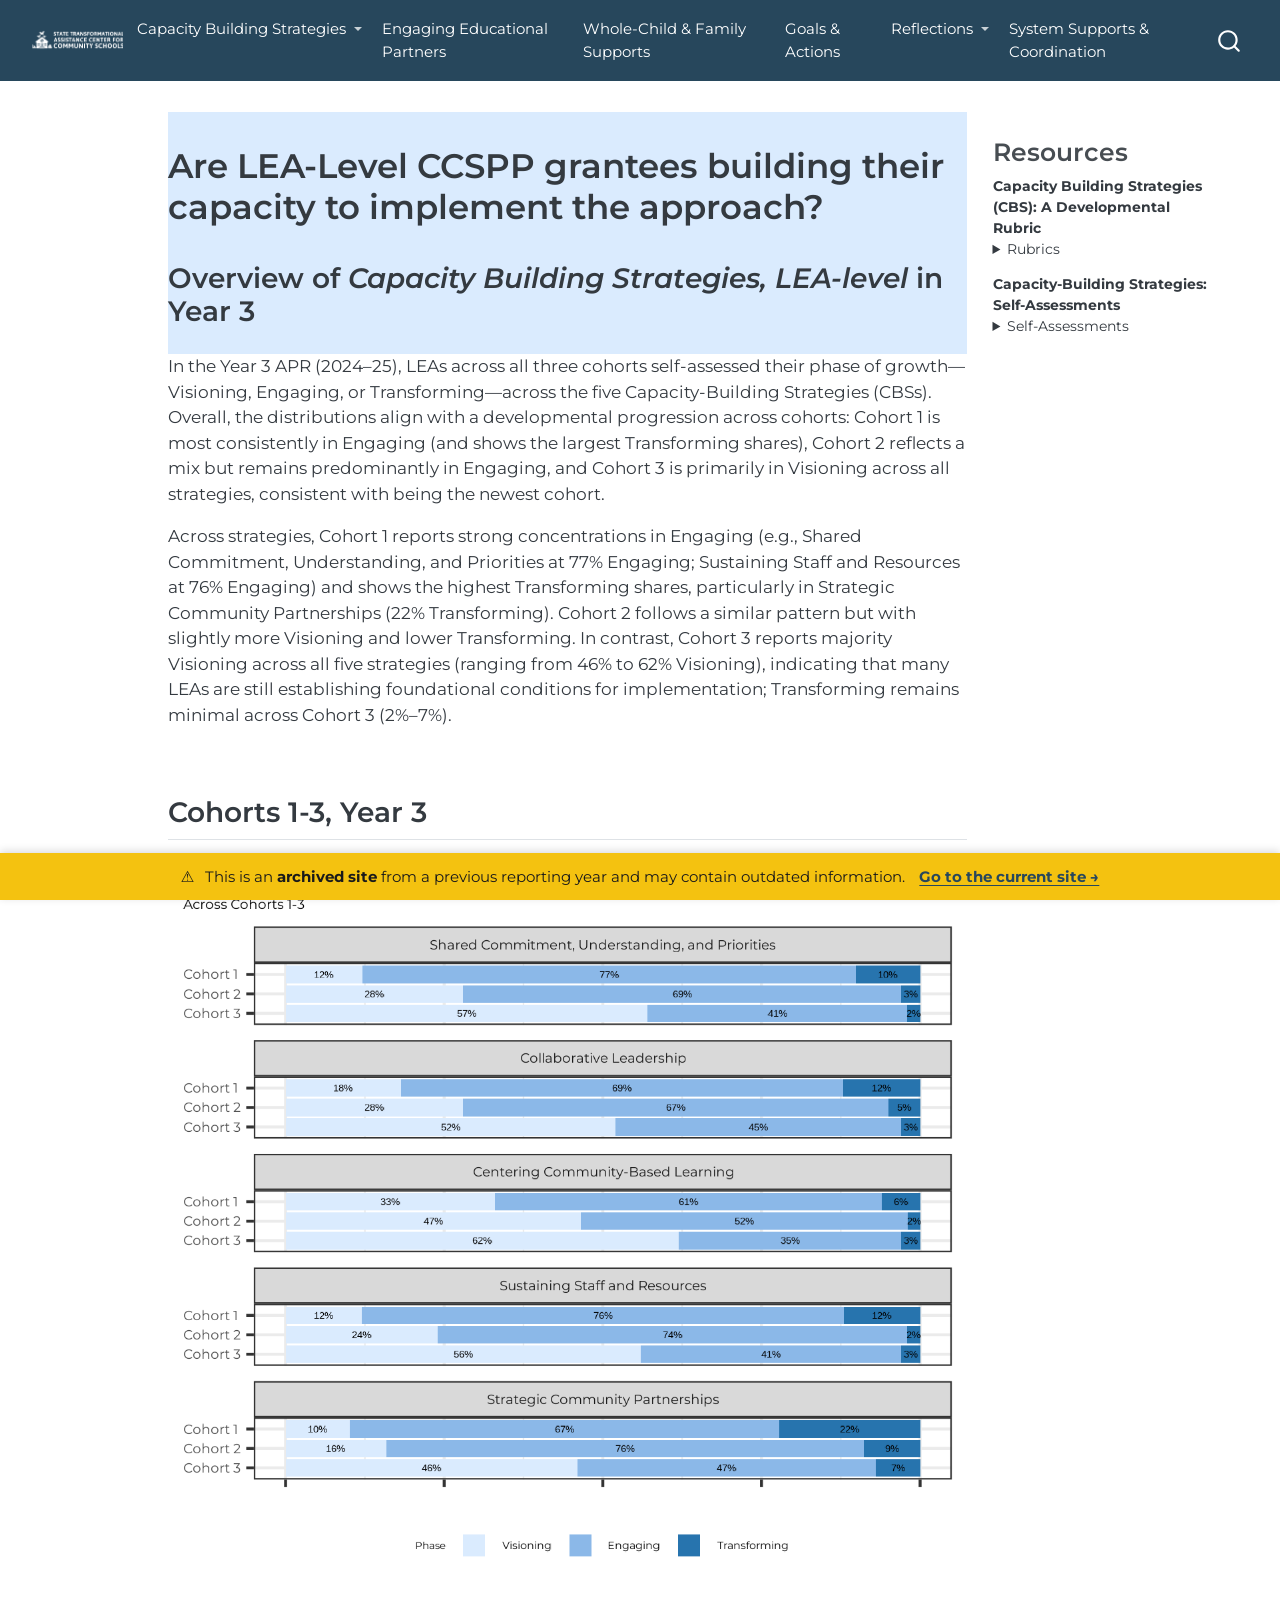
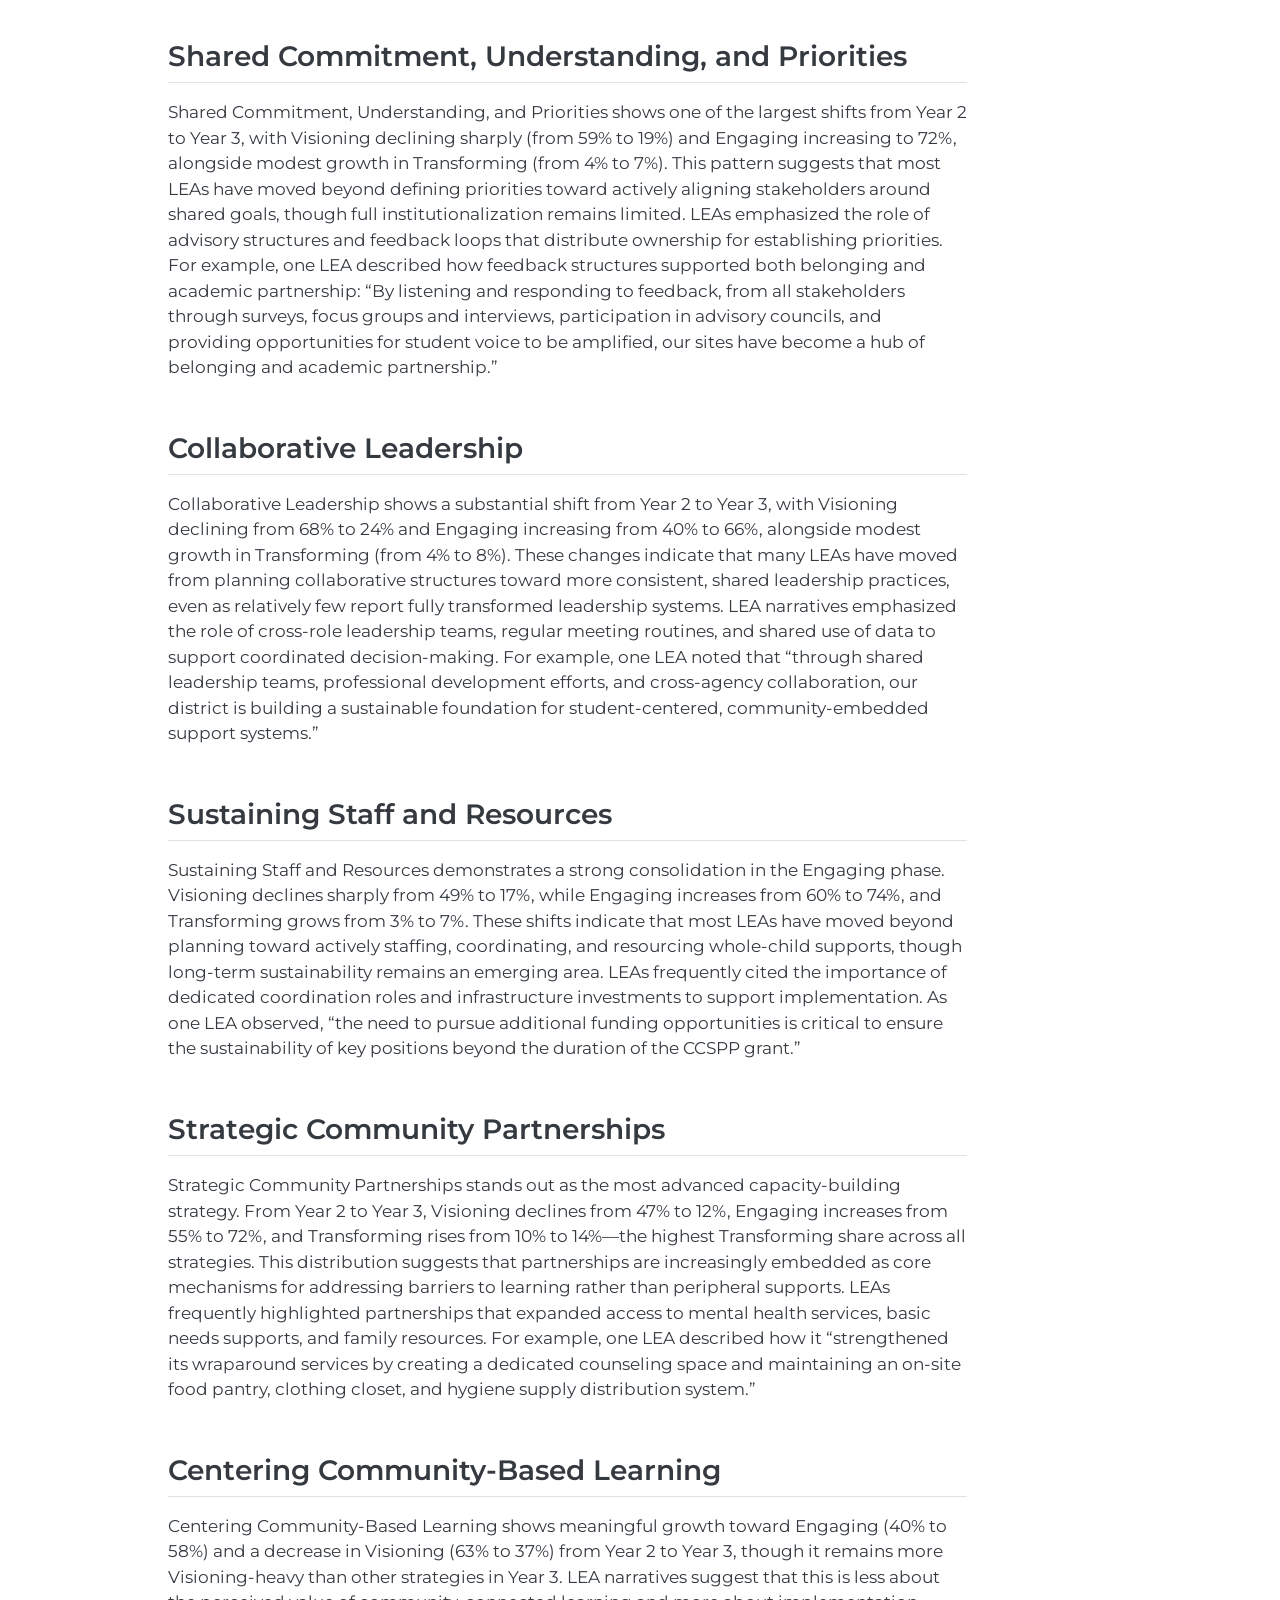
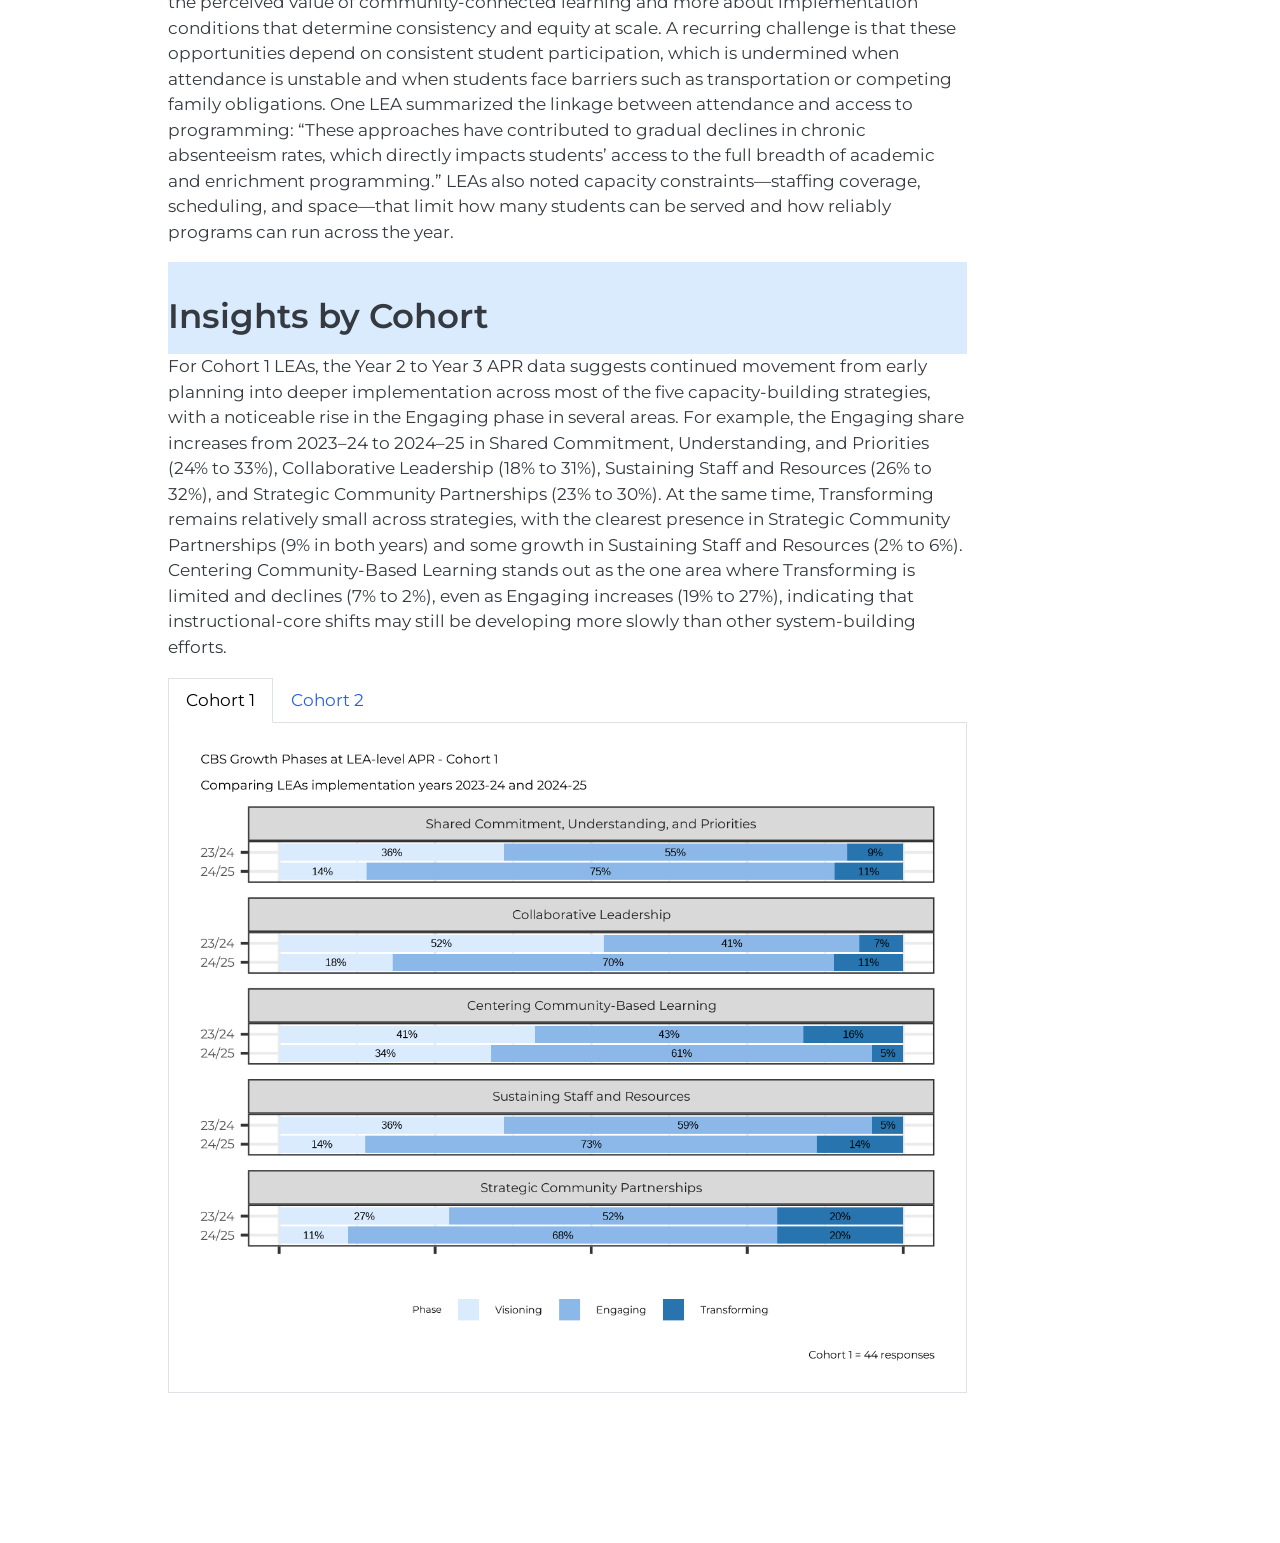
<file: docs/CBS/cbs-lea.html>
<!DOCTYPE html>
<html xmlns="http://www.w3.org/1999/xhtml" lang="en" xml:lang="en"><head>

<meta charset="utf-8">
<meta name="generator" content="quarto-1.9.35">

<meta name="viewport" content="width=device-width, initial-scale=1.0, user-scalable=yes">


<title>Capacity Based Strategies: LEA-Level</title>
<style>
/* Default styles provided by pandoc.
** See https://pandoc.org/MANUAL.html#variables-for-html for config info.
*/
code{white-space: pre-wrap;}
span.smallcaps{font-variant: small-caps;}
div.columns{display: flex; gap: min(4vw, 1.5em);}
div.column{flex: auto; overflow-x: auto;}
div.hanging-indent{margin-left: 1.5em; text-indent: -1.5em;}
ul.task-list{list-style: none;}
ul.task-list li input[type="checkbox"] {
  width: 0.8em;
  margin: 0 0.8em 0.2em -1em; /* quarto-specific, see https://github.com/quarto-dev/quarto-cli/issues/4556 */ 
  vertical-align: middle;
}
</style>


<script src="../site_libs/quarto-nav/quarto-nav.js"></script>
<script src="../site_libs/quarto-nav/headroom.min.js"></script>
<script src="../site_libs/clipboard/clipboard.min.js"></script>
<script src="../site_libs/quarto-search/autocomplete.umd.js"></script>
<script src="../site_libs/quarto-search/fuse.min.js"></script>
<script src="../site_libs/quarto-search/quarto-search.js"></script>
<meta name="quarto:offset" content="../">
<link href="../images/logo/STAC-Logo-Vertical.png" rel="icon" type="image/png">
<script src="../site_libs/quarto-html/quarto.js" type="module"></script>
<script src="../site_libs/quarto-html/tabsets/tabsets.js" type="module"></script>
<script src="../site_libs/quarto-html/popper.min.js"></script>
<script src="../site_libs/quarto-html/tippy.umd.min.js"></script>
<script src="../site_libs/quarto-html/anchor.min.js"></script>
<link href="../site_libs/quarto-html/tippy.css" rel="stylesheet">
<link href="../site_libs/quarto-html/quarto-syntax-highlighting-46f66b053e56abd73bb6e954d61a315b.css" rel="stylesheet" id="quarto-text-highlighting-styles">
<script src="../site_libs/bootstrap/bootstrap.min.js"></script>
<link href="../site_libs/bootstrap/bootstrap-icons.css" rel="stylesheet">
<link href="../site_libs/bootstrap/bootstrap-a0f9fd0d421825b736dc1bbcbcba2219.min.css" rel="stylesheet" append-hash="true" id="quarto-bootstrap" data-mode="light">
<script id="quarto-search-options" type="application/json">{
  "location": "navbar",
  "copy-button": false,
  "collapse-after": 3,
  "panel-placement": "end",
  "type": "overlay",
  "limit": 50,
  "keyboard-shortcut": [
    "f",
    "/",
    "s"
  ],
  "show-item-context": false,
  "language": {
    "search-no-results-text": "No results",
    "search-matching-documents-text": "matching documents",
    "search-copy-link-title": "Copy link to search",
    "search-hide-matches-text": "Hide additional matches",
    "search-more-match-text": "more match in this document",
    "search-more-matches-text": "more matches in this document",
    "search-clear-button-title": "Clear",
    "search-text-placeholder": "",
    "search-detached-cancel-button-title": "Cancel",
    "search-submit-button-title": "Submit",
    "search-label": "Search"
  }
}</script>


<link rel="stylesheet" href="../styles.css">
</head>

<body class="nav-fixed quarto-light">

<div id="quarto-search-results"></div>
  <header id="quarto-header" class="headroom fixed-top">
    <nav class="navbar navbar-expand-lg " data-bs-theme="dark">
      <div class="navbar-container container-fluid">
      <div class="navbar-brand-container mx-auto">
    <a href="../index.html" class="navbar-brand navbar-brand-logo">
    <img src="../images/logo/STAC-Logo-Horizontal-White.png" alt="" class="navbar-logo light-content">
    <img src="../images/logo/STAC-Logo-Horizontal-White.png" alt="" class="navbar-logo dark-content">
    </a>
  </div>
            <div id="quarto-search" class="" title="Search"></div>
          <button class="navbar-toggler" type="button" data-bs-toggle="collapse" data-bs-target="#navbarCollapse" aria-controls="navbarCollapse" role="menu" aria-expanded="false" aria-label="Toggle navigation" onclick="if (window.quartoToggleHeadroom) { window.quartoToggleHeadroom(); }">
  <span class="navbar-toggler-icon"></span>
</button>
          <div class="collapse navbar-collapse" id="navbarCollapse">
            <ul class="navbar-nav navbar-nav-scroll me-auto">
  <li class="nav-item dropdown ">
    <a class="nav-link dropdown-toggle" href="#" id="nav-menu-capacity-building-strategies" role="link" data-bs-toggle="dropdown" aria-expanded="false">
 <span class="menu-text">Capacity Building Strategies</span>
    </a>
    <ul class="dropdown-menu" aria-labelledby="nav-menu-capacity-building-strategies">    
        <li>
    <a class="dropdown-item" href="../CBS/Schools - Capacity Building Strategies.html">
 <span class="dropdown-text">Site</span></a>
  </li>  
        <li>
    <a class="dropdown-item" href="../CBS/cbs-lea.html">
 <span class="dropdown-text">LEA</span></a>
  </li>  
    </ul>
  </li>
  <li class="nav-item">
    <a class="nav-link" href="../Engaging Educational Partners.html"> 
<span class="menu-text">Engaging Educational Partners</span></a>
  </li>  
  <li class="nav-item">
    <a class="nav-link" href="../WCFSI.html"> 
<span class="menu-text">Whole-Child &amp; Family Supports</span></a>
  </li>  
  <li class="nav-item">
    <a class="nav-link" href="../Goals and Actions.html"> 
<span class="menu-text">Goals &amp; Actions</span></a>
  </li>  
  <li class="nav-item dropdown ">
    <a class="nav-link dropdown-toggle" href="#" id="nav-menu-reflections" role="link" data-bs-toggle="dropdown" aria-expanded="false">
 <span class="menu-text">Reflections</span>
    </a>
    <ul class="dropdown-menu" aria-labelledby="nav-menu-reflections">    
        <li>
    <a class="dropdown-item" href="../reflections/school-reflections.html">
 <span class="dropdown-text">Site</span></a>
  </li>  
        <li>
    <a class="dropdown-item" href="../reflections/lea-reflections.html">
 <span class="dropdown-text">LEA</span></a>
  </li>  
    </ul>
  </li>
  <li class="nav-item">
    <a class="nav-link" href="../system-level-analysis.html"> 
<span class="menu-text">System Supports &amp; Coordination</span></a>
  </li>  
</ul>
          </div> <!-- /navcollapse -->
            <div class="quarto-navbar-tools">
</div>
      </div> <!-- /container-fluid -->
    </nav>
</header>
<!-- content -->
<div id="quarto-content" class="quarto-container page-columns page-rows-contents page-layout-article page-navbar">
<!-- sidebar -->
<!-- margin-sidebar -->
    <div id="quarto-margin-sidebar" class="sidebar margin-sidebar zindex-bottom">
    </div>
<!-- main -->
<main class="content page-columns page-full" id="quarto-document-content"><header id="title-block-header" class="quarto-title-block"></header>
<div class="archived-site-banner" role="note" aria-label="Archived site notice">
  <span class="archived-site-banner__icon" aria-hidden="true">⚠️</span>
  <span class="archived-site-banner__text">
    This is an <strong>archived site</strong> from a previous reporting year and may contain outdated information.
    <a href="https://uclacommschool.github.io/stac-apr-site/" class="archived-site-banner__link">Go to the current site →</a>
  </span>
</div>




<style>
/* Mobile: don't sticky (prevents overlap) */
@media (max-width: 991.98px) {
  .column-margin { 
    position: static !important; 
    top: auto !important;
  }
}

/* Desktop: sticky */
@media (min-width: 992px) {
  .column-margin {
    position: sticky;
    top: 1rem;
  }
}
</style>
<section id="are-lea-level-ccspp-grantees-building-their-capacity-to-implement-the-approach" class="level1 hero-banner">
<h1>Are LEA-Level CCSPP grantees building their capacity to implement the approach?</h1>
<section id="overview-of-capacity-building-strategies-lea-level-in-year-3" class="level2">
<h2 class="anchored" data-anchor-id="overview-of-capacity-building-strategies-lea-level-in-year-3">Overview of <em>Capacity Building Strategies, LEA-level</em> in Year 3</h2>
</section>
</section>

<div class="no-row-height column-margin column-container"><section id="resources" class="level3">
<h3 class="anchored" data-anchor-id="resources">Resources</h3>
<p><span style="color: #343a40;"><strong>Capacity Building Strategies (CBS): A Developmental Rubric</strong></span></p>
<details>
<summary>
Rubrics
</summary>
<ul>
<li><a href="https://drive.google.com/file/d/1DP7RyhAVxTFmHMCD0gwekij5-J-h7BR9/view" target="_blank">CBS - English</a></li>
</ul>
</details>
<p><span style="color: #343a40;"><strong>Capacity-Building Strategies: Self-Assessments</strong></span></p>
<details>
<summary>
Self-Assessments
</summary>
<ul>
<li><p><a href="https://docs.google.com/forms/d/e/1FAIpQLSdcH3LNxkDwyvIk_gppRtpNWwfiOEIjXn0z5QTgOqBknGu_lQ/viewform" target="_blank">LEA - English</a></p></li>
<li><p><a href="https://docs.google.com/forms/d/e/1FAIpQLSc5DZgLk-vQy-woKBKLm49a4QzHU9YAFCF1oBO0h-w63NDepA/viewform?usp=send_form" target="_blank">Site - English</a></p></li>
<li><p><a href="https://docs.google.com/document/d/1Zg2EU0CJ4ka5Bm2RTd6Dy4XGqrpqrelE/edit?usp=sharing&amp;ouid=100302755592707449375&amp;rtpof=true&amp;sd=true" target="_blank">Site - Spanish</a></p></li>
</ul>
</details>
</section></div><p>In the Year 3 APR (2024–25), LEAs across all three cohorts self-assessed their phase of growth—Visioning, Engaging, or Transforming—across the five Capacity-Building Strategies (CBSs). Overall, the distributions align with a developmental progression across cohorts: Cohort 1 is most consistently in Engaging (and shows the largest Transforming shares), Cohort 2 reflects a mix but remains predominantly in Engaging, and Cohort 3 is primarily in Visioning across all strategies, consistent with being the newest cohort.</p>
<p>Across strategies, Cohort 1 reports strong concentrations in Engaging (e.g., Shared Commitment, Understanding, and Priorities at 77% Engaging; Sustaining Staff and Resources at 76% Engaging) and shows the highest Transforming shares, particularly in Strategic Community Partnerships (22% Transforming). Cohort 2 follows a similar pattern but with slightly more Visioning and lower Transforming. In contrast, Cohort 3 reports majority Visioning across all five strategies (ranging from 46% to 62% Visioning), indicating that many LEAs are still establishing foundational conditions for implementation; Transforming remains minimal across Cohort 3 (2%–7%).</p>
<section id="cohorts-1-3-year-3" class="level2">
<h2 class="anchored" data-anchor-id="cohorts-1-3-year-3">Cohorts 1-3, Year 3</h2>
<p><img src="..\images/LEA/cbs-y3-all-cohorts-new-colors.png" class="img-fluid"></p>
</section>
<section id="shared-commitment-understanding-and-priorities" class="level2">
<h2 class="anchored" data-anchor-id="shared-commitment-understanding-and-priorities">Shared Commitment, Understanding, and Priorities</h2>
<p>Shared Commitment, Understanding, and Priorities shows one of the largest shifts from Year 2 to Year 3, with Visioning declining sharply (from 59% to 19%) and Engaging increasing to 72%, alongside modest growth in Transforming (from 4% to 7%). This pattern suggests that most LEAs have moved beyond defining priorities toward actively aligning stakeholders around shared goals, though full institutionalization remains limited. LEAs emphasized the role of advisory structures and feedback loops that distribute ownership for establishing priorities. For example, one LEA described how feedback structures supported both belonging and academic partnership: “By listening and responding to feedback, from all stakeholders through surveys, focus groups and interviews, participation in advisory councils, and providing opportunities for student voice to be amplified, our sites have become a hub of belonging and academic partnership.”</p>
</section>
<section id="collaborative-leadership" class="level2">
<h2 class="anchored" data-anchor-id="collaborative-leadership">Collaborative Leadership</h2>
<p>Collaborative Leadership shows a substantial shift from Year 2 to Year 3, with Visioning declining from 68% to 24% and Engaging increasing from 40% to 66%, alongside modest growth in Transforming (from 4% to 8%). These changes indicate that many LEAs have moved from planning collaborative structures toward more consistent, shared leadership practices, even as relatively few report fully transformed leadership systems. LEA narratives emphasized the role of cross-role leadership teams, regular meeting routines, and shared use of data to support coordinated decision-making. For example, one LEA noted that “through shared leadership teams, professional development efforts, and cross-agency collaboration, our district is building a sustainable foundation for student-centered, community-embedded support systems.”</p>
</section>
<section id="sustaining-staff-and-resources" class="level2">
<h2 class="anchored" data-anchor-id="sustaining-staff-and-resources">Sustaining Staff and Resources</h2>
<p>Sustaining Staff and Resources demonstrates a strong consolidation in the Engaging phase. Visioning declines sharply from 49% to 17%, while Engaging increases from 60% to 74%, and Transforming grows from 3% to 7%. These shifts indicate that most LEAs have moved beyond planning toward actively staffing, coordinating, and resourcing whole-child supports, though long-term sustainability remains an emerging area. LEAs frequently cited the importance of dedicated coordination roles and infrastructure investments to support implementation. As one LEA observed, “the need to pursue additional funding opportunities is critical to ensure the sustainability of key positions beyond the duration of the CCSPP grant.”</p>
</section>
<section id="strategic-community-partnerships" class="level2">
<h2 class="anchored" data-anchor-id="strategic-community-partnerships">Strategic Community Partnerships</h2>
<p>Strategic Community Partnerships stands out as the most advanced capacity-building strategy. From Year 2 to Year 3, Visioning declines from 47% to 12%, Engaging increases from 55% to 72%, and Transforming rises from 10% to 14%—the highest Transforming share across all strategies. This distribution suggests that partnerships are increasingly embedded as core mechanisms for addressing barriers to learning rather than peripheral supports. LEAs frequently highlighted partnerships that expanded access to mental health services, basic needs supports, and family resources. For example, one LEA described how it “strengthened its wraparound services by creating a dedicated counseling space and maintaining an on-site food pantry, clothing closet, and hygiene supply distribution system.”</p>
</section>
<section id="centering-community-based-learning" class="level2">
<h2 class="anchored" data-anchor-id="centering-community-based-learning">Centering Community-Based Learning</h2>
<p>Centering Community-Based Learning shows meaningful growth toward Engaging (40% to 58%) and a decrease in Visioning (63% to 37%) from Year 2 to Year 3, though it remains more Visioning-heavy than other strategies in Year 3. LEA narratives suggest that this is less about the perceived value of community-connected learning and more about implementation conditions that determine consistency and equity at scale. A recurring challenge is that these opportunities depend on consistent student participation, which is undermined when attendance is unstable and when students face barriers such as transportation or competing family obligations. One LEA summarized the linkage between attendance and access to programming: “These approaches have contributed to gradual declines in chronic absenteeism rates, which directly impacts students’ access to the full breadth of academic and enrichment programming.” LEAs also noted capacity constraints—staffing coverage, scheduling, and space—that limit how many students can be served and how reliably programs can run across the year.</p>
</section>
<section id="insights-by-cohort" class="level1 hero-banner">
<h1>Insights by Cohort</h1>
</section>
<p>For Cohort 1 LEAs, the Year 2 to Year 3 APR data suggests continued movement from early planning into deeper implementation across most of the five capacity-building strategies, with a noticeable rise in the Engaging phase in several areas. For example, the Engaging share increases from 2023–24 to 2024–25 in Shared Commitment, Understanding, and Priorities (24% to 33%), Collaborative Leadership (18% to 31%), Sustaining Staff and Resources (26% to 32%), and Strategic Community Partnerships (23% to 30%). At the same time, Transforming remains relatively small across strategies, with the clearest presence in Strategic Community Partnerships (9% in both years) and some growth in Sustaining Staff and Resources (2% to 6%). Centering Community-Based Learning stands out as the one area where Transforming is limited and declines (7% to 2%), even as Engaging increases (19% to 27%), indicating that instructional-core shifts may still be developing more slowly than other system-building efforts.</p>
<div class="tabset-margin-container"></div><div class="panel-tabset">
<ul class="nav nav-tabs" role="tablist"><li class="nav-item" role="presentation"><a class="nav-link active" id="tabset-1-1-tab" data-bs-toggle="tab" data-bs-target="#tabset-1-1" role="tab" aria-controls="tabset-1-1" aria-selected="true" href="">Cohort 1</a></li><li class="nav-item" role="presentation"><a class="nav-link" id="tabset-1-2-tab" data-bs-toggle="tab" data-bs-target="#tabset-1-2" role="tab" aria-controls="tabset-1-2" aria-selected="false" href="">Cohort 2</a></li></ul>
<div class="tab-content">
<div id="tabset-1-1" class="tab-pane active" role="tabpanel" aria-labelledby="tabset-1-1-tab">
<p><img src="..\images/LEA/cbs-cohort-1-new-colors.png" class="img-fluid"></p>
</div>
<div id="tabset-1-2" class="tab-pane" role="tabpanel" aria-labelledby="tabset-1-2-tab">
<p><img src="..\images/LEA/cbs-cohort-2-new-colors.png" class="img-fluid"></p>
</div>
</div>
</div>



</main> <!-- /main -->
<script id="quarto-html-after-body" type="application/javascript">
  window.document.addEventListener("DOMContentLoaded", function (event) {
    const icon = "";
    const anchorJS = new window.AnchorJS();
    anchorJS.options = {
      placement: 'right',
      icon: icon
    };
    anchorJS.add('.anchored');
    const isCodeAnnotation = (el) => {
      for (const clz of el.classList) {
        if (clz.startsWith('code-annotation-')) {                     
          return true;
        }
      }
      return false;
    }
    const onCopySuccess = function(e) {
      // button target
      const button = e.trigger;
      // don't keep focus
      button.blur();
      // flash "checked"
      button.classList.add('code-copy-button-checked');
      var currentTitle = button.getAttribute("title");
      button.setAttribute("title", "Copied!");
      let tooltip;
      if (window.bootstrap) {
        button.setAttribute("data-bs-toggle", "tooltip");
        button.setAttribute("data-bs-placement", "left");
        button.setAttribute("data-bs-title", "Copied!");
        tooltip = new bootstrap.Tooltip(button, 
          { trigger: "manual", 
            customClass: "code-copy-button-tooltip",
            offset: [0, -8]});
        tooltip.show();    
      }
      setTimeout(function() {
        if (tooltip) {
          tooltip.hide();
          button.removeAttribute("data-bs-title");
          button.removeAttribute("data-bs-toggle");
          button.removeAttribute("data-bs-placement");
        }
        button.setAttribute("title", currentTitle);
        button.classList.remove('code-copy-button-checked');
      }, 1000);
      // clear code selection
      e.clearSelection();
    }
    const getTextToCopy = function(trigger) {
      const outerScaffold = trigger.parentElement.cloneNode(true);
      const codeEl = outerScaffold.querySelector('code');
      for (const childEl of codeEl.children) {
        if (isCodeAnnotation(childEl)) {
          childEl.remove();
        }
      }
      return codeEl.innerText;
    }
    const clipboard = new window.ClipboardJS('.code-copy-button:not([data-in-quarto-modal])', {
      text: getTextToCopy
    });
    clipboard.on('success', onCopySuccess);
    if (window.document.getElementById('quarto-embedded-source-code-modal')) {
      const clipboardModal = new window.ClipboardJS('.code-copy-button[data-in-quarto-modal]', {
        text: getTextToCopy,
        container: window.document.getElementById('quarto-embedded-source-code-modal')
      });
      clipboardModal.on('success', onCopySuccess);
    }
      var localhostRegex = new RegExp(/^(?:http|https):\/\/localhost\:?[0-9]*\//);
      var mailtoRegex = new RegExp(/^mailto:/);
        var filterRegex = new RegExp('/' + window.location.host + '/');
      var isInternal = (href) => {
          return filterRegex.test(href) || localhostRegex.test(href) || mailtoRegex.test(href);
      }
      // Inspect non-navigation links and adorn them if external
     var links = window.document.querySelectorAll('a[href]:not(.nav-link):not(.navbar-brand):not(.toc-action):not(.sidebar-link):not(.sidebar-item-toggle):not(.pagination-link):not(.no-external):not([aria-hidden]):not(.dropdown-item):not(.quarto-navigation-tool):not(.about-link)');
      for (var i=0; i<links.length; i++) {
        const link = links[i];
        if (!isInternal(link.href)) {
          // undo the damage that might have been done by quarto-nav.js in the case of
          // links that we want to consider external
          if (link.dataset.originalHref !== undefined) {
            link.href = link.dataset.originalHref;
          }
        }
      }
    function tippyHover(el, contentFn, onTriggerFn, onUntriggerFn) {
      const config = {
        allowHTML: true,
        maxWidth: 500,
        delay: 100,
        arrow: false,
        appendTo: function(el) {
            return el.parentElement;
        },
        interactive: true,
        interactiveBorder: 10,
        theme: 'quarto',
        placement: 'bottom-start',
      };
      if (contentFn) {
        config.content = contentFn;
      }
      if (onTriggerFn) {
        config.onTrigger = onTriggerFn;
      }
      if (onUntriggerFn) {
        config.onUntrigger = onUntriggerFn;
      }
      window.tippy(el, config); 
    }
    const noterefs = window.document.querySelectorAll('a[role="doc-noteref"]');
    for (var i=0; i<noterefs.length; i++) {
      const ref = noterefs[i];
      tippyHover(ref, function() {
        // use id or data attribute instead here
        let href = ref.getAttribute('data-footnote-href') || ref.getAttribute('href');
        try { href = new URL(href).hash; } catch {}
        const id = href.replace(/^#\/?/, "");
        const note = window.document.getElementById(id);
        if (note) {
          return note.innerHTML;
        } else {
          return "";
        }
      });
    }
    const xrefs = window.document.querySelectorAll('a.quarto-xref');
    const processXRef = (id, note) => {
      // Strip column container classes
      const stripColumnClz = (el) => {
        el.classList.remove("page-full", "page-columns");
        if (el.children) {
          for (const child of el.children) {
            stripColumnClz(child);
          }
        }
      }
      stripColumnClz(note)
      if (id === null || id.startsWith('sec-')) {
        // Special case sections, only their first couple elements
        const container = document.createElement("div");
        if (note.children && note.children.length > 2) {
          container.appendChild(note.children[0].cloneNode(true));
          for (let i = 1; i < note.children.length; i++) {
            const child = note.children[i];
            if (child.tagName === "P" && child.innerText === "") {
              continue;
            } else {
              container.appendChild(child.cloneNode(true));
              break;
            }
          }
          if (window.Quarto?.typesetMath) {
            window.Quarto.typesetMath(container);
          }
          return container.innerHTML
        } else {
          if (window.Quarto?.typesetMath) {
            window.Quarto.typesetMath(note);
          }
          return note.innerHTML;
        }
      } else {
        // Remove any anchor links if they are present
        const anchorLink = note.querySelector('a.anchorjs-link');
        if (anchorLink) {
          anchorLink.remove();
        }
        if (window.Quarto?.typesetMath) {
          window.Quarto.typesetMath(note);
        }
        if (note.classList.contains("callout")) {
          return note.outerHTML;
        } else {
          return note.innerHTML;
        }
      }
    }
    for (var i=0; i<xrefs.length; i++) {
      const xref = xrefs[i];
      tippyHover(xref, undefined, function(instance) {
        instance.disable();
        let url = xref.getAttribute('href');
        let hash = undefined; 
        if (url.startsWith('#')) {
          hash = url;
        } else {
          try { hash = new URL(url).hash; } catch {}
        }
        if (hash) {
          const id = hash.replace(/^#\/?/, "");
          const note = window.document.getElementById(id);
          if (note !== null) {
            try {
              const html = processXRef(id, note.cloneNode(true));
              instance.setContent(html);
            } finally {
              instance.enable();
              instance.show();
            }
          } else {
            // See if we can fetch this
            fetch(url.split('#')[0])
            .then(res => res.text())
            .then(html => {
              const parser = new DOMParser();
              const htmlDoc = parser.parseFromString(html, "text/html");
              const note = htmlDoc.getElementById(id);
              if (note !== null) {
                const html = processXRef(id, note);
                instance.setContent(html);
              } 
            }).finally(() => {
              instance.enable();
              instance.show();
            });
          }
        } else {
          // See if we can fetch a full url (with no hash to target)
          // This is a special case and we should probably do some content thinning / targeting
          fetch(url)
          .then(res => res.text())
          .then(html => {
            const parser = new DOMParser();
            const htmlDoc = parser.parseFromString(html, "text/html");
            const note = htmlDoc.querySelector('main.content');
            if (note !== null) {
              // This should only happen for chapter cross references
              // (since there is no id in the URL)
              // remove the first header
              if (note.children.length > 0 && note.children[0].tagName === "HEADER") {
                note.children[0].remove();
              }
              const html = processXRef(null, note);
              instance.setContent(html);
            } 
          }).finally(() => {
            instance.enable();
            instance.show();
          });
        }
      }, function(instance) {
      });
    }
        let selectedAnnoteEl;
        const selectorForAnnotation = ( cell, annotation) => {
          let cellAttr = 'data-code-cell="' + cell + '"';
          let lineAttr = 'data-code-annotation="' +  annotation + '"';
          const selector = 'span[' + cellAttr + '][' + lineAttr + ']';
          return selector;
        }
        const selectCodeLines = (annoteEl) => {
          const doc = window.document;
          const targetCell = annoteEl.getAttribute("data-target-cell");
          const targetAnnotation = annoteEl.getAttribute("data-target-annotation");
          const annoteSpan = window.document.querySelector(selectorForAnnotation(targetCell, targetAnnotation));
          const lines = annoteSpan.getAttribute("data-code-lines").split(",");
          const lineIds = lines.map((line) => {
            return targetCell + "-" + line;
          })
          let top = null;
          let height = null;
          let parent = null;
          if (lineIds.length > 0) {
              //compute the position of the single el (top and bottom and make a div)
              const el = window.document.getElementById(lineIds[0]);
              top = el.offsetTop;
              height = el.offsetHeight;
              parent = el.parentElement.parentElement;
            if (lineIds.length > 1) {
              const lastEl = window.document.getElementById(lineIds[lineIds.length - 1]);
              const bottom = lastEl.offsetTop + lastEl.offsetHeight;
              height = bottom - top;
            }
            if (top !== null && height !== null && parent !== null) {
              // cook up a div (if necessary) and position it 
              let div = window.document.getElementById("code-annotation-line-highlight");
              if (div === null) {
                div = window.document.createElement("div");
                div.setAttribute("id", "code-annotation-line-highlight");
                div.style.position = 'absolute';
                parent.appendChild(div);
              }
              div.style.top = top - 2 + "px";
              div.style.height = height + 4 + "px";
              div.style.left = 0;
              let gutterDiv = window.document.getElementById("code-annotation-line-highlight-gutter");
              if (gutterDiv === null) {
                gutterDiv = window.document.createElement("div");
                gutterDiv.setAttribute("id", "code-annotation-line-highlight-gutter");
                gutterDiv.style.position = 'absolute';
                const codeCell = window.document.getElementById(targetCell);
                const gutter = codeCell.querySelector('.code-annotation-gutter');
                gutter.appendChild(gutterDiv);
              }
              gutterDiv.style.top = top - 2 + "px";
              gutterDiv.style.height = height + 4 + "px";
            }
            selectedAnnoteEl = annoteEl;
          }
        };
        const unselectCodeLines = () => {
          const elementsIds = ["code-annotation-line-highlight", "code-annotation-line-highlight-gutter"];
          elementsIds.forEach((elId) => {
            const div = window.document.getElementById(elId);
            if (div) {
              div.remove();
            }
          });
          selectedAnnoteEl = undefined;
        };
          // Handle positioning of the toggle
      window.addEventListener(
        "resize",
        throttle(() => {
          elRect = undefined;
          if (selectedAnnoteEl) {
            selectCodeLines(selectedAnnoteEl);
          }
        }, 10)
      );
      function throttle(fn, ms) {
      let throttle = false;
      let timer;
        return (...args) => {
          if(!throttle) { // first call gets through
              fn.apply(this, args);
              throttle = true;
          } else { // all the others get throttled
              if(timer) clearTimeout(timer); // cancel #2
              timer = setTimeout(() => {
                fn.apply(this, args);
                timer = throttle = false;
              }, ms);
          }
        };
      }
        // Attach click handler to the DT
        const annoteDls = window.document.querySelectorAll('dt[data-target-cell]');
        for (const annoteDlNode of annoteDls) {
          annoteDlNode.addEventListener('click', (event) => {
            const clickedEl = event.target;
            if (clickedEl !== selectedAnnoteEl) {
              unselectCodeLines();
              const activeEl = window.document.querySelector('dt[data-target-cell].code-annotation-active');
              if (activeEl) {
                activeEl.classList.remove('code-annotation-active');
              }
              selectCodeLines(clickedEl);
              clickedEl.classList.add('code-annotation-active');
            } else {
              // Unselect the line
              unselectCodeLines();
              clickedEl.classList.remove('code-annotation-active');
            }
          });
        }
    const findCites = (el) => {
      const parentEl = el.parentElement;
      if (parentEl) {
        const cites = parentEl.dataset.cites;
        if (cites) {
          return {
            el,
            cites: cites.split(' ')
          };
        } else {
          return findCites(el.parentElement)
        }
      } else {
        return undefined;
      }
    };
    var bibliorefs = window.document.querySelectorAll('a[role="doc-biblioref"]');
    for (var i=0; i<bibliorefs.length; i++) {
      const ref = bibliorefs[i];
      const citeInfo = findCites(ref);
      if (citeInfo) {
        tippyHover(citeInfo.el, function() {
          var popup = window.document.createElement('div');
          citeInfo.cites.forEach(function(cite) {
            var citeDiv = window.document.createElement('div');
            citeDiv.classList.add('hanging-indent');
            citeDiv.classList.add('csl-entry');
            var biblioDiv = window.document.getElementById('ref-' + cite);
            if (biblioDiv) {
              citeDiv.innerHTML = biblioDiv.innerHTML;
            }
            popup.appendChild(citeDiv);
          });
          return popup.innerHTML;
        });
      }
    }
  });
  </script>
</div> <!-- /content -->




</body></html>
</file>
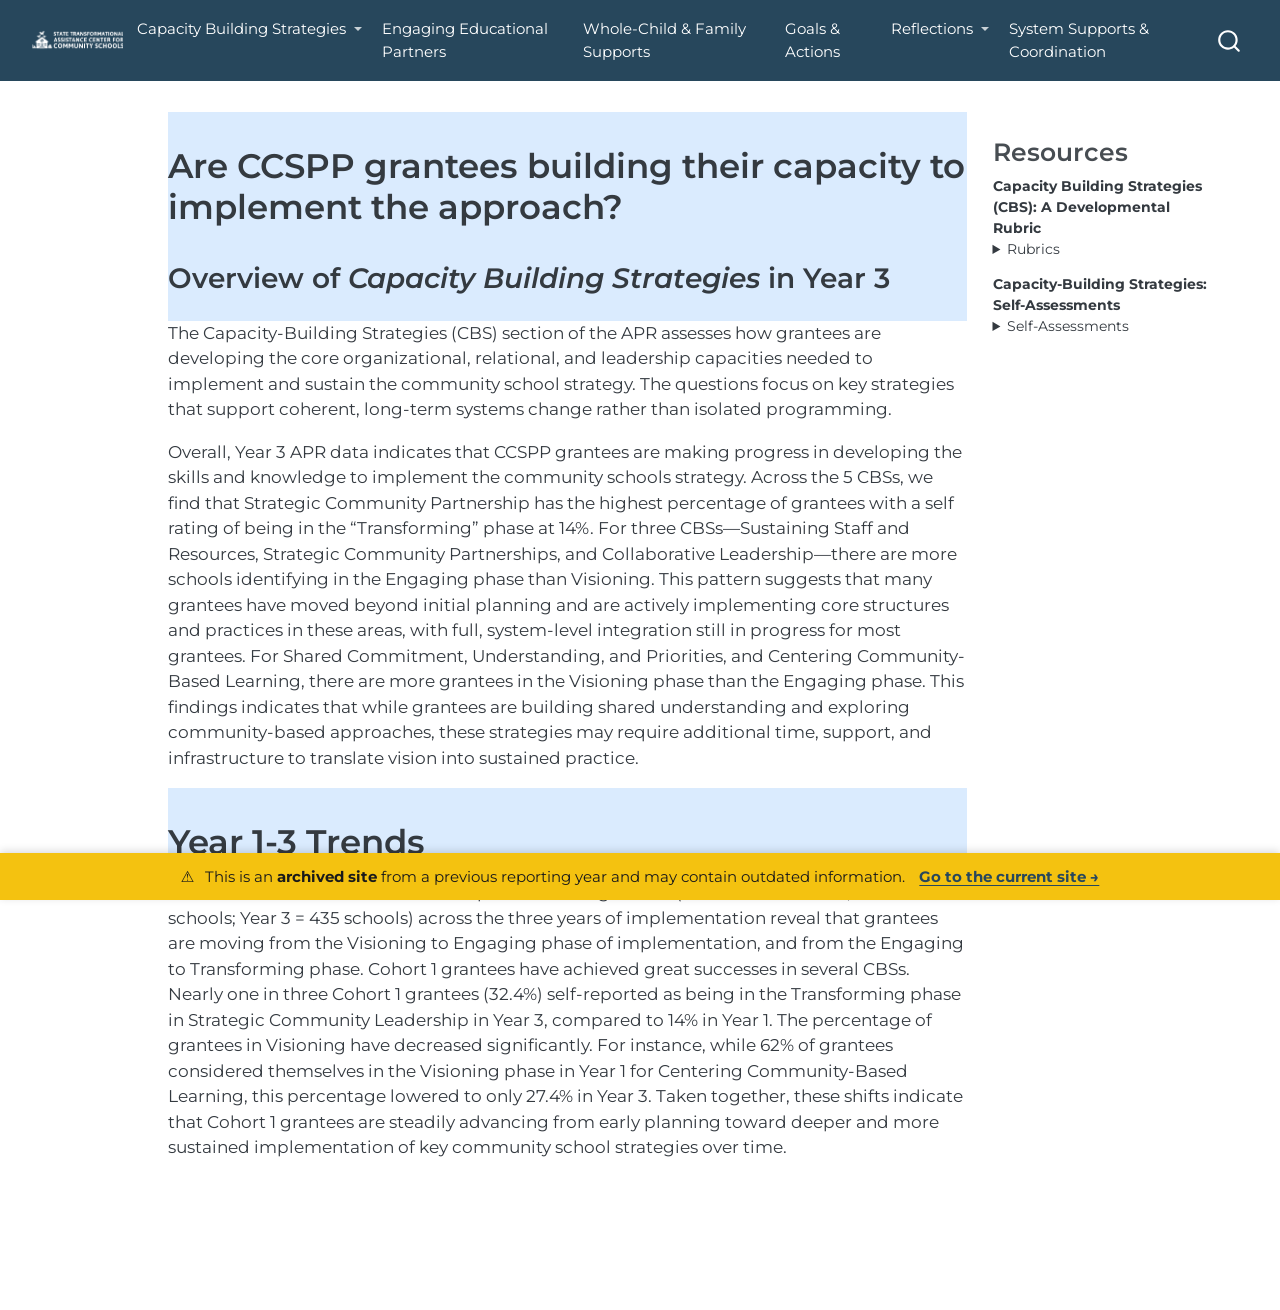
<file: docs/CBS/Schools - Capacity Building Strategies.html>
<!DOCTYPE html>
<html xmlns="http://www.w3.org/1999/xhtml" lang="en" xml:lang="en"><head>

<meta charset="utf-8">
<meta name="generator" content="quarto-1.9.35">

<meta name="viewport" content="width=device-width, initial-scale=1.0, user-scalable=yes">


<title>Capacity Based Strategies: Site-Level</title>
<style>
/* Default styles provided by pandoc.
** See https://pandoc.org/MANUAL.html#variables-for-html for config info.
*/
code{white-space: pre-wrap;}
span.smallcaps{font-variant: small-caps;}
div.columns{display: flex; gap: min(4vw, 1.5em);}
div.column{flex: auto; overflow-x: auto;}
div.hanging-indent{margin-left: 1.5em; text-indent: -1.5em;}
ul.task-list{list-style: none;}
ul.task-list li input[type="checkbox"] {
  width: 0.8em;
  margin: 0 0.8em 0.2em -1em; /* quarto-specific, see https://github.com/quarto-dev/quarto-cli/issues/4556 */ 
  vertical-align: middle;
}
</style>


<script src="../site_libs/quarto-nav/quarto-nav.js"></script>
<script src="../site_libs/quarto-nav/headroom.min.js"></script>
<script src="../site_libs/clipboard/clipboard.min.js"></script>
<script src="../site_libs/quarto-search/autocomplete.umd.js"></script>
<script src="../site_libs/quarto-search/fuse.min.js"></script>
<script src="../site_libs/quarto-search/quarto-search.js"></script>
<meta name="quarto:offset" content="../">
<link href="../images/logo/STAC-Logo-Vertical.png" rel="icon" type="image/png">
<script src="../site_libs/quarto-html/quarto.js" type="module"></script>
<script src="../site_libs/quarto-html/tabsets/tabsets.js" type="module"></script>
<script src="../site_libs/quarto-html/popper.min.js"></script>
<script src="../site_libs/quarto-html/tippy.umd.min.js"></script>
<script src="../site_libs/quarto-html/anchor.min.js"></script>
<link href="../site_libs/quarto-html/tippy.css" rel="stylesheet">
<link href="../site_libs/quarto-html/quarto-syntax-highlighting-46f66b053e56abd73bb6e954d61a315b.css" rel="stylesheet" id="quarto-text-highlighting-styles">
<script src="../site_libs/bootstrap/bootstrap.min.js"></script>
<link href="../site_libs/bootstrap/bootstrap-icons.css" rel="stylesheet">
<link href="../site_libs/bootstrap/bootstrap-a0f9fd0d421825b736dc1bbcbcba2219.min.css" rel="stylesheet" append-hash="true" id="quarto-bootstrap" data-mode="light">
<script id="quarto-search-options" type="application/json">{
  "location": "navbar",
  "copy-button": false,
  "collapse-after": 3,
  "panel-placement": "end",
  "type": "overlay",
  "limit": 50,
  "keyboard-shortcut": [
    "f",
    "/",
    "s"
  ],
  "show-item-context": false,
  "language": {
    "search-no-results-text": "No results",
    "search-matching-documents-text": "matching documents",
    "search-copy-link-title": "Copy link to search",
    "search-hide-matches-text": "Hide additional matches",
    "search-more-match-text": "more match in this document",
    "search-more-matches-text": "more matches in this document",
    "search-clear-button-title": "Clear",
    "search-text-placeholder": "",
    "search-detached-cancel-button-title": "Cancel",
    "search-submit-button-title": "Submit",
    "search-label": "Search"
  }
}</script>


<link rel="stylesheet" href="../styles.css">
</head>

<body class="nav-fixed quarto-light">

<div id="quarto-search-results"></div>
  <header id="quarto-header" class="headroom fixed-top">
    <nav class="navbar navbar-expand-lg " data-bs-theme="dark">
      <div class="navbar-container container-fluid">
      <div class="navbar-brand-container mx-auto">
    <a href="../index.html" class="navbar-brand navbar-brand-logo">
    <img src="../images/logo/STAC-Logo-Horizontal-White.png" alt="" class="navbar-logo light-content">
    <img src="../images/logo/STAC-Logo-Horizontal-White.png" alt="" class="navbar-logo dark-content">
    </a>
  </div>
            <div id="quarto-search" class="" title="Search"></div>
          <button class="navbar-toggler" type="button" data-bs-toggle="collapse" data-bs-target="#navbarCollapse" aria-controls="navbarCollapse" role="menu" aria-expanded="false" aria-label="Toggle navigation" onclick="if (window.quartoToggleHeadroom) { window.quartoToggleHeadroom(); }">
  <span class="navbar-toggler-icon"></span>
</button>
          <div class="collapse navbar-collapse" id="navbarCollapse">
            <ul class="navbar-nav navbar-nav-scroll me-auto">
  <li class="nav-item dropdown ">
    <a class="nav-link dropdown-toggle" href="#" id="nav-menu-capacity-building-strategies" role="link" data-bs-toggle="dropdown" aria-expanded="false">
 <span class="menu-text">Capacity Building Strategies</span>
    </a>
    <ul class="dropdown-menu" aria-labelledby="nav-menu-capacity-building-strategies">    
        <li>
    <a class="dropdown-item" href="../CBS/Schools - Capacity Building Strategies.html">
 <span class="dropdown-text">Site</span></a>
  </li>  
        <li>
    <a class="dropdown-item" href="../CBS/cbs-lea.html">
 <span class="dropdown-text">LEA</span></a>
  </li>  
    </ul>
  </li>
  <li class="nav-item">
    <a class="nav-link" href="../Engaging Educational Partners.html"> 
<span class="menu-text">Engaging Educational Partners</span></a>
  </li>  
  <li class="nav-item">
    <a class="nav-link" href="../WCFSI.html"> 
<span class="menu-text">Whole-Child &amp; Family Supports</span></a>
  </li>  
  <li class="nav-item">
    <a class="nav-link" href="../Goals and Actions.html"> 
<span class="menu-text">Goals &amp; Actions</span></a>
  </li>  
  <li class="nav-item dropdown ">
    <a class="nav-link dropdown-toggle" href="#" id="nav-menu-reflections" role="link" data-bs-toggle="dropdown" aria-expanded="false">
 <span class="menu-text">Reflections</span>
    </a>
    <ul class="dropdown-menu" aria-labelledby="nav-menu-reflections">    
        <li>
    <a class="dropdown-item" href="../reflections/school-reflections.html">
 <span class="dropdown-text">Site</span></a>
  </li>  
        <li>
    <a class="dropdown-item" href="../reflections/lea-reflections.html">
 <span class="dropdown-text">LEA</span></a>
  </li>  
    </ul>
  </li>
  <li class="nav-item">
    <a class="nav-link" href="../system-level-analysis.html"> 
<span class="menu-text">System Supports &amp; Coordination</span></a>
  </li>  
</ul>
          </div> <!-- /navcollapse -->
            <div class="quarto-navbar-tools">
</div>
      </div> <!-- /container-fluid -->
    </nav>
</header>
<!-- content -->
<div id="quarto-content" class="quarto-container page-columns page-rows-contents page-layout-article page-navbar">
<!-- sidebar -->
<!-- margin-sidebar -->
    <div id="quarto-margin-sidebar" class="sidebar margin-sidebar zindex-bottom">
    </div>
<!-- main -->
<main class="content page-columns page-full" id="quarto-document-content"><header id="title-block-header" class="quarto-title-block"></header>
<div class="archived-site-banner" role="note" aria-label="Archived site notice">
  <span class="archived-site-banner__icon" aria-hidden="true">⚠️</span>
  <span class="archived-site-banner__text">
    This is an <strong>archived site</strong> from a previous reporting year and may contain outdated information.
    <a href="https://uclacommschool.github.io/stac-apr-site/" class="archived-site-banner__link">Go to the current site →</a>
  </span>
</div>




<section id="are-ccspp-grantees-building-their-capacity-to-implement-the-approach" class="level1 hero-banner">
<h1>Are CCSPP grantees building their capacity to implement the approach?</h1>
<section id="overview-of-capacity-building-strategies-in-year-3" class="level2">
<h2 class="anchored" data-anchor-id="overview-of-capacity-building-strategies-in-year-3">Overview of <em>Capacity Building Strategies</em> in Year 3</h2>
</section>
</section>

<div class="no-row-height column-margin column-container"><section id="resources" class="level3">
<h3 class="anchored" data-anchor-id="resources">Resources</h3>
<p><span style="color: #343a40;"><strong>Capacity Building Strategies (CBS): A Developmental Rubric</strong></span></p>
<details>
<summary>
Rubrics
</summary>
<ul>
<li><a href="https://drive.google.com/file/d/1DP7RyhAVxTFmHMCD0gwekij5-J-h7BR9/view" target="_blank">CBS - English</a></li>
</ul>
</details>
<p><span style="color: #343a40;"><strong>Capacity-Building Strategies: Self-Assessments</strong></span></p>
<details>
<summary>
Self-Assessments
</summary>
<ul>
<li><p><a href="https://docs.google.com/forms/d/e/1FAIpQLSdcH3LNxkDwyvIk_gppRtpNWwfiOEIjXn0z5QTgOqBknGu_lQ/viewform" target="_blank">LEA - English</a></p></li>
<li><p><a href="https://docs.google.com/forms/d/e/1FAIpQLSc5DZgLk-vQy-woKBKLm49a4QzHU9YAFCF1oBO0h-w63NDepA/viewform?usp=send_form" target="_blank">Site - English</a></p></li>
<li><p><a href="https://docs.google.com/document/d/1Zg2EU0CJ4ka5Bm2RTd6Dy4XGqrpqrelE/edit?usp=sharing&amp;ouid=100302755592707449375&amp;rtpof=true&amp;sd=true" target="_blank">Site - Spanish</a></p></li>
</ul>
</details>
</section></div><p>The Capacity-Building Strategies (CBS) section of the APR assesses how grantees are developing the core organizational, relational, and leadership capacities needed to implement and sustain the community school strategy. The questions focus on key strategies that support coherent, long-term systems change rather than isolated programming.</p>
<p>Overall, Year 3 APR data indicates that CCSPP grantees are making progress in developing the skills and knowledge to implement the community schools strategy. Across the 5 CBSs, we find that Strategic Community Partnership has the highest percentage of grantees with a self rating of being in the “Transforming” phase at 14%. For three CBSs—Sustaining Staff and Resources, Strategic Community Partnerships, and Collaborative Leadership—there are more schools identifying in the Engaging phase than Visioning. This pattern suggests that many grantees have moved beyond initial planning and are actively implementing core structures and practices in these areas, with full, system-level integration still in progress for most grantees. For Shared Commitment, Understanding, and Priorities, and Centering Community-Based Learning, there are more grantees in the Visioning phase than the Engaging phase. This findings indicates that while grantees are building shared understanding and exploring community-based approaches, these strategies may require additional time, support, and infrastructure to translate vision into sustained practice.</p>
<div class="tableauPlaceholder" id="viz1770257142799" style="position: relative"><noscript><a href="#"><img alt=" " src="https://public.tableau.com/static/images/CC/CCSPPAPR_CBS_YearbyYeardisplay/CapacityBuildingStrategies/1_rss.png" style="border: none"></a></noscript><object class="tableauViz" style="display:none;"><param name="host_url" value="https%3A%2F%2Fpublic.tableau.com%2F"> <param name="embed_code_version" value="3"> <param name="site_root" value=""><param name="name" value="CCSPPAPR_CBS_YearbyYeardisplay/CapacityBuildingStrategies"><param name="tabs" value="no"><param name="toolbar" value="yes"><param name="static_image" value="https://public.tableau.com/static/images/CC/CCSPPAPR_CBS_YearbyYeardisplay/CapacityBuildingStrategies/1.png"> <param name="animate_transition" value="yes"><param name="display_static_image" value="yes"><param name="display_spinner" value="yes"><param name="display_overlay" value="yes"><param name="display_count" value="yes"><param name="language" value="en-US"><param name="filter" value="publish=yes"></object></div>                <script type="text/javascript">                    var divElement = document.getElementById('viz1770257142799');                    var vizElement = divElement.getElementsByTagName('object')[0];                    if ( divElement.offsetWidth > 800 ) { vizElement.style.width='1000px';vizElement.style.height='827px';} else if ( divElement.offsetWidth > 500 ) { vizElement.style.width='1000px';vizElement.style.height='827px';} else { vizElement.style.width='100%';vizElement.style.height='1177px';}                     var scriptElement = document.createElement('script');                    scriptElement.src = 'https://public.tableau.com/javascripts/api/viz_v1.js';                    vizElement.parentNode.insertBefore(scriptElement, vizElement);                </script>
<section id="year-1-3-trends" class="level1 hero-banner">
<h1>Year 1-3 Trends</h1>
</section>
<p>A closer look at Cohort 1 site-level implementation grantees (Year 1 = 450 schools; Year 2 = 431 schools; Year 3 = 435 schools) across the three years of implementation reveal that grantees are moving from the Visioning to Engaging phase of implementation, and from the Engaging to Transforming phase. Cohort 1 grantees have achieved great successes in several CBSs. Nearly one in three Cohort 1 grantees (32.4%) self-reported as being in the Transforming phase in Strategic Community Leadership in Year 3, compared to 14% in Year 1. The percentage of grantees in Visioning have decreased significantly. For instance, while 62% of grantees considered themselves in the Visioning phase in Year 1 for Centering Community-Based Learning, this percentage lowered to only 27.4% in Year 3. Taken together, these shifts indicate that Cohort 1 grantees are steadily advancing from early planning toward deeper and more sustained implementation of key community school strategies over time.</p>

<div class="tableauPlaceholder" id="viz1769881465058" style="position: relative"><noscript><a href="#"><img alt=" " src="https://public.tableau.com/static/images/CC/CCSPPAPR_CapacityBuildingStrategies/CapacityBuildingStrategies2/1_rss.png" style="border: none"></a></noscript><object class="tableauViz" style="display:none;"><param name="host_url" value="https%3A%2F%2Fpublic.tableau.com%2F"> <param name="embed_code_version" value="3"> <param name="site_root" value=""><param name="name" value="CCSPPAPR_CapacityBuildingStrategies/CapacityBuildingStrategies2"><param name="tabs" value="no"><param name="toolbar" value="yes"><param name="static_image" value="https://public.tableau.com/static/images/CC/CCSPPAPR_CapacityBuildingStrategies/CapacityBuildingStrategies2/1.png"> <param name="animate_transition" value="yes"><param name="display_static_image" value="yes"><param name="display_spinner" value="yes"><param name="display_overlay" value="yes"><param name="display_count" value="yes"><param name="language" value="en-US"><param name="filter" value="publish=yes"></object></div>                <script type="text/javascript">                    var divElement = document.getElementById('viz1769881465058');                    var vizElement = divElement.getElementsByTagName('object')[0];                    if ( divElement.offsetWidth > 800 ) { vizElement.style.width='1000px';vizElement.style.height='827px';} else if ( divElement.offsetWidth > 500 ) { vizElement.style.width='1000px';vizElement.style.height='827px';} else { vizElement.style.width='100%';vizElement.style.height='1027px';}                     var scriptElement = document.createElement('script');                    scriptElement.src = 'https://public.tableau.com/javascripts/api/viz_v1.js';                    vizElement.parentNode.insertBefore(scriptElement, vizElement);                </script>



</main> <!-- /main -->
<script id="quarto-html-after-body" type="application/javascript">
  window.document.addEventListener("DOMContentLoaded", function (event) {
    const icon = "";
    const anchorJS = new window.AnchorJS();
    anchorJS.options = {
      placement: 'right',
      icon: icon
    };
    anchorJS.add('.anchored');
    const isCodeAnnotation = (el) => {
      for (const clz of el.classList) {
        if (clz.startsWith('code-annotation-')) {                     
          return true;
        }
      }
      return false;
    }
    const onCopySuccess = function(e) {
      // button target
      const button = e.trigger;
      // don't keep focus
      button.blur();
      // flash "checked"
      button.classList.add('code-copy-button-checked');
      var currentTitle = button.getAttribute("title");
      button.setAttribute("title", "Copied!");
      let tooltip;
      if (window.bootstrap) {
        button.setAttribute("data-bs-toggle", "tooltip");
        button.setAttribute("data-bs-placement", "left");
        button.setAttribute("data-bs-title", "Copied!");
        tooltip = new bootstrap.Tooltip(button, 
          { trigger: "manual", 
            customClass: "code-copy-button-tooltip",
            offset: [0, -8]});
        tooltip.show();    
      }
      setTimeout(function() {
        if (tooltip) {
          tooltip.hide();
          button.removeAttribute("data-bs-title");
          button.removeAttribute("data-bs-toggle");
          button.removeAttribute("data-bs-placement");
        }
        button.setAttribute("title", currentTitle);
        button.classList.remove('code-copy-button-checked');
      }, 1000);
      // clear code selection
      e.clearSelection();
    }
    const getTextToCopy = function(trigger) {
      const outerScaffold = trigger.parentElement.cloneNode(true);
      const codeEl = outerScaffold.querySelector('code');
      for (const childEl of codeEl.children) {
        if (isCodeAnnotation(childEl)) {
          childEl.remove();
        }
      }
      return codeEl.innerText;
    }
    const clipboard = new window.ClipboardJS('.code-copy-button:not([data-in-quarto-modal])', {
      text: getTextToCopy
    });
    clipboard.on('success', onCopySuccess);
    if (window.document.getElementById('quarto-embedded-source-code-modal')) {
      const clipboardModal = new window.ClipboardJS('.code-copy-button[data-in-quarto-modal]', {
        text: getTextToCopy,
        container: window.document.getElementById('quarto-embedded-source-code-modal')
      });
      clipboardModal.on('success', onCopySuccess);
    }
      var localhostRegex = new RegExp(/^(?:http|https):\/\/localhost\:?[0-9]*\//);
      var mailtoRegex = new RegExp(/^mailto:/);
        var filterRegex = new RegExp('/' + window.location.host + '/');
      var isInternal = (href) => {
          return filterRegex.test(href) || localhostRegex.test(href) || mailtoRegex.test(href);
      }
      // Inspect non-navigation links and adorn them if external
     var links = window.document.querySelectorAll('a[href]:not(.nav-link):not(.navbar-brand):not(.toc-action):not(.sidebar-link):not(.sidebar-item-toggle):not(.pagination-link):not(.no-external):not([aria-hidden]):not(.dropdown-item):not(.quarto-navigation-tool):not(.about-link)');
      for (var i=0; i<links.length; i++) {
        const link = links[i];
        if (!isInternal(link.href)) {
          // undo the damage that might have been done by quarto-nav.js in the case of
          // links that we want to consider external
          if (link.dataset.originalHref !== undefined) {
            link.href = link.dataset.originalHref;
          }
        }
      }
    function tippyHover(el, contentFn, onTriggerFn, onUntriggerFn) {
      const config = {
        allowHTML: true,
        maxWidth: 500,
        delay: 100,
        arrow: false,
        appendTo: function(el) {
            return el.parentElement;
        },
        interactive: true,
        interactiveBorder: 10,
        theme: 'quarto',
        placement: 'bottom-start',
      };
      if (contentFn) {
        config.content = contentFn;
      }
      if (onTriggerFn) {
        config.onTrigger = onTriggerFn;
      }
      if (onUntriggerFn) {
        config.onUntrigger = onUntriggerFn;
      }
      window.tippy(el, config); 
    }
    const noterefs = window.document.querySelectorAll('a[role="doc-noteref"]');
    for (var i=0; i<noterefs.length; i++) {
      const ref = noterefs[i];
      tippyHover(ref, function() {
        // use id or data attribute instead here
        let href = ref.getAttribute('data-footnote-href') || ref.getAttribute('href');
        try { href = new URL(href).hash; } catch {}
        const id = href.replace(/^#\/?/, "");
        const note = window.document.getElementById(id);
        if (note) {
          return note.innerHTML;
        } else {
          return "";
        }
      });
    }
    const xrefs = window.document.querySelectorAll('a.quarto-xref');
    const processXRef = (id, note) => {
      // Strip column container classes
      const stripColumnClz = (el) => {
        el.classList.remove("page-full", "page-columns");
        if (el.children) {
          for (const child of el.children) {
            stripColumnClz(child);
          }
        }
      }
      stripColumnClz(note)
      if (id === null || id.startsWith('sec-')) {
        // Special case sections, only their first couple elements
        const container = document.createElement("div");
        if (note.children && note.children.length > 2) {
          container.appendChild(note.children[0].cloneNode(true));
          for (let i = 1; i < note.children.length; i++) {
            const child = note.children[i];
            if (child.tagName === "P" && child.innerText === "") {
              continue;
            } else {
              container.appendChild(child.cloneNode(true));
              break;
            }
          }
          if (window.Quarto?.typesetMath) {
            window.Quarto.typesetMath(container);
          }
          return container.innerHTML
        } else {
          if (window.Quarto?.typesetMath) {
            window.Quarto.typesetMath(note);
          }
          return note.innerHTML;
        }
      } else {
        // Remove any anchor links if they are present
        const anchorLink = note.querySelector('a.anchorjs-link');
        if (anchorLink) {
          anchorLink.remove();
        }
        if (window.Quarto?.typesetMath) {
          window.Quarto.typesetMath(note);
        }
        if (note.classList.contains("callout")) {
          return note.outerHTML;
        } else {
          return note.innerHTML;
        }
      }
    }
    for (var i=0; i<xrefs.length; i++) {
      const xref = xrefs[i];
      tippyHover(xref, undefined, function(instance) {
        instance.disable();
        let url = xref.getAttribute('href');
        let hash = undefined; 
        if (url.startsWith('#')) {
          hash = url;
        } else {
          try { hash = new URL(url).hash; } catch {}
        }
        if (hash) {
          const id = hash.replace(/^#\/?/, "");
          const note = window.document.getElementById(id);
          if (note !== null) {
            try {
              const html = processXRef(id, note.cloneNode(true));
              instance.setContent(html);
            } finally {
              instance.enable();
              instance.show();
            }
          } else {
            // See if we can fetch this
            fetch(url.split('#')[0])
            .then(res => res.text())
            .then(html => {
              const parser = new DOMParser();
              const htmlDoc = parser.parseFromString(html, "text/html");
              const note = htmlDoc.getElementById(id);
              if (note !== null) {
                const html = processXRef(id, note);
                instance.setContent(html);
              } 
            }).finally(() => {
              instance.enable();
              instance.show();
            });
          }
        } else {
          // See if we can fetch a full url (with no hash to target)
          // This is a special case and we should probably do some content thinning / targeting
          fetch(url)
          .then(res => res.text())
          .then(html => {
            const parser = new DOMParser();
            const htmlDoc = parser.parseFromString(html, "text/html");
            const note = htmlDoc.querySelector('main.content');
            if (note !== null) {
              // This should only happen for chapter cross references
              // (since there is no id in the URL)
              // remove the first header
              if (note.children.length > 0 && note.children[0].tagName === "HEADER") {
                note.children[0].remove();
              }
              const html = processXRef(null, note);
              instance.setContent(html);
            } 
          }).finally(() => {
            instance.enable();
            instance.show();
          });
        }
      }, function(instance) {
      });
    }
        let selectedAnnoteEl;
        const selectorForAnnotation = ( cell, annotation) => {
          let cellAttr = 'data-code-cell="' + cell + '"';
          let lineAttr = 'data-code-annotation="' +  annotation + '"';
          const selector = 'span[' + cellAttr + '][' + lineAttr + ']';
          return selector;
        }
        const selectCodeLines = (annoteEl) => {
          const doc = window.document;
          const targetCell = annoteEl.getAttribute("data-target-cell");
          const targetAnnotation = annoteEl.getAttribute("data-target-annotation");
          const annoteSpan = window.document.querySelector(selectorForAnnotation(targetCell, targetAnnotation));
          const lines = annoteSpan.getAttribute("data-code-lines").split(",");
          const lineIds = lines.map((line) => {
            return targetCell + "-" + line;
          })
          let top = null;
          let height = null;
          let parent = null;
          if (lineIds.length > 0) {
              //compute the position of the single el (top and bottom and make a div)
              const el = window.document.getElementById(lineIds[0]);
              top = el.offsetTop;
              height = el.offsetHeight;
              parent = el.parentElement.parentElement;
            if (lineIds.length > 1) {
              const lastEl = window.document.getElementById(lineIds[lineIds.length - 1]);
              const bottom = lastEl.offsetTop + lastEl.offsetHeight;
              height = bottom - top;
            }
            if (top !== null && height !== null && parent !== null) {
              // cook up a div (if necessary) and position it 
              let div = window.document.getElementById("code-annotation-line-highlight");
              if (div === null) {
                div = window.document.createElement("div");
                div.setAttribute("id", "code-annotation-line-highlight");
                div.style.position = 'absolute';
                parent.appendChild(div);
              }
              div.style.top = top - 2 + "px";
              div.style.height = height + 4 + "px";
              div.style.left = 0;
              let gutterDiv = window.document.getElementById("code-annotation-line-highlight-gutter");
              if (gutterDiv === null) {
                gutterDiv = window.document.createElement("div");
                gutterDiv.setAttribute("id", "code-annotation-line-highlight-gutter");
                gutterDiv.style.position = 'absolute';
                const codeCell = window.document.getElementById(targetCell);
                const gutter = codeCell.querySelector('.code-annotation-gutter');
                gutter.appendChild(gutterDiv);
              }
              gutterDiv.style.top = top - 2 + "px";
              gutterDiv.style.height = height + 4 + "px";
            }
            selectedAnnoteEl = annoteEl;
          }
        };
        const unselectCodeLines = () => {
          const elementsIds = ["code-annotation-line-highlight", "code-annotation-line-highlight-gutter"];
          elementsIds.forEach((elId) => {
            const div = window.document.getElementById(elId);
            if (div) {
              div.remove();
            }
          });
          selectedAnnoteEl = undefined;
        };
          // Handle positioning of the toggle
      window.addEventListener(
        "resize",
        throttle(() => {
          elRect = undefined;
          if (selectedAnnoteEl) {
            selectCodeLines(selectedAnnoteEl);
          }
        }, 10)
      );
      function throttle(fn, ms) {
      let throttle = false;
      let timer;
        return (...args) => {
          if(!throttle) { // first call gets through
              fn.apply(this, args);
              throttle = true;
          } else { // all the others get throttled
              if(timer) clearTimeout(timer); // cancel #2
              timer = setTimeout(() => {
                fn.apply(this, args);
                timer = throttle = false;
              }, ms);
          }
        };
      }
        // Attach click handler to the DT
        const annoteDls = window.document.querySelectorAll('dt[data-target-cell]');
        for (const annoteDlNode of annoteDls) {
          annoteDlNode.addEventListener('click', (event) => {
            const clickedEl = event.target;
            if (clickedEl !== selectedAnnoteEl) {
              unselectCodeLines();
              const activeEl = window.document.querySelector('dt[data-target-cell].code-annotation-active');
              if (activeEl) {
                activeEl.classList.remove('code-annotation-active');
              }
              selectCodeLines(clickedEl);
              clickedEl.classList.add('code-annotation-active');
            } else {
              // Unselect the line
              unselectCodeLines();
              clickedEl.classList.remove('code-annotation-active');
            }
          });
        }
    const findCites = (el) => {
      const parentEl = el.parentElement;
      if (parentEl) {
        const cites = parentEl.dataset.cites;
        if (cites) {
          return {
            el,
            cites: cites.split(' ')
          };
        } else {
          return findCites(el.parentElement)
        }
      } else {
        return undefined;
      }
    };
    var bibliorefs = window.document.querySelectorAll('a[role="doc-biblioref"]');
    for (var i=0; i<bibliorefs.length; i++) {
      const ref = bibliorefs[i];
      const citeInfo = findCites(ref);
      if (citeInfo) {
        tippyHover(citeInfo.el, function() {
          var popup = window.document.createElement('div');
          citeInfo.cites.forEach(function(cite) {
            var citeDiv = window.document.createElement('div');
            citeDiv.classList.add('hanging-indent');
            citeDiv.classList.add('csl-entry');
            var biblioDiv = window.document.getElementById('ref-' + cite);
            if (biblioDiv) {
              citeDiv.innerHTML = biblioDiv.innerHTML;
            }
            popup.appendChild(citeDiv);
          });
          return popup.innerHTML;
        });
      }
    }
  });
  </script>
</div> <!-- /content -->




</body></html>
</file>
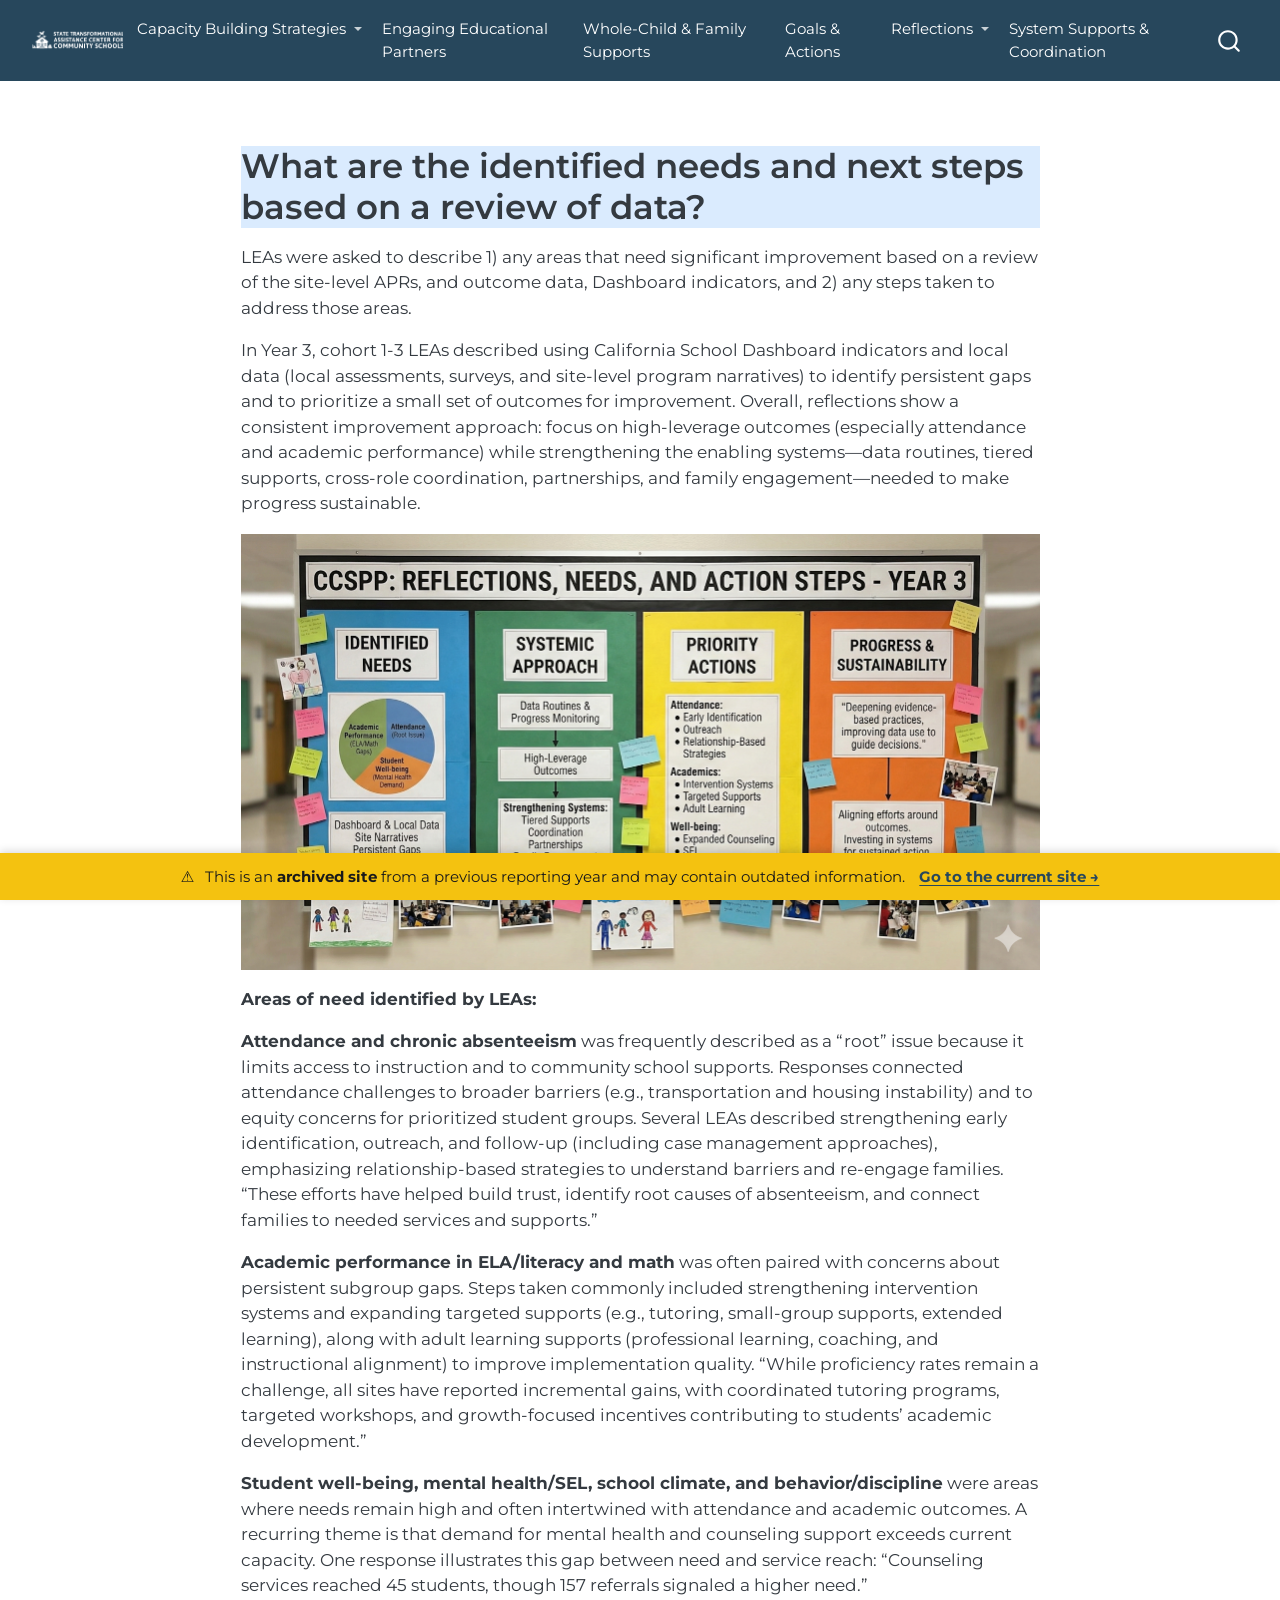
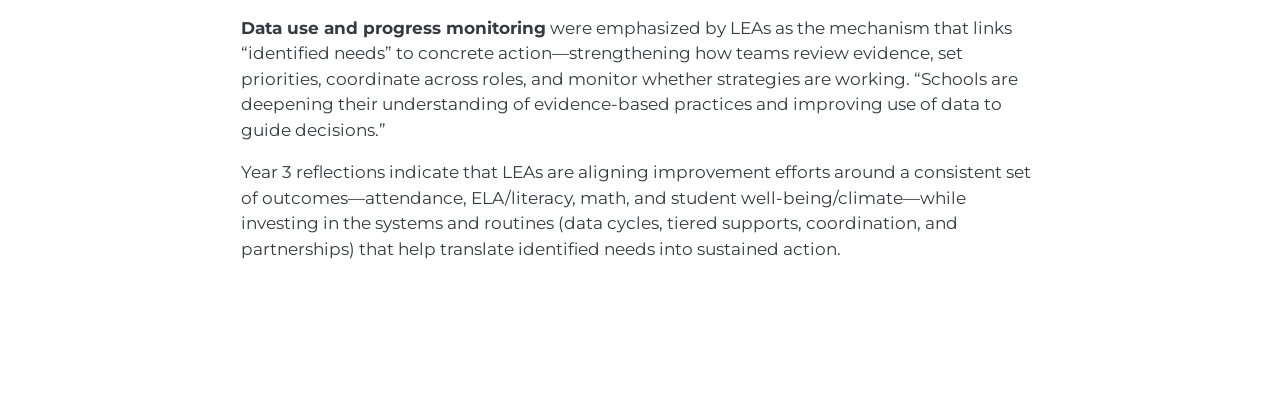
<file: docs/reflections/lea-reflections.html>
<!DOCTYPE html>
<html xmlns="http://www.w3.org/1999/xhtml" lang="en" xml:lang="en"><head>

<meta charset="utf-8">
<meta name="generator" content="quarto-1.9.35">

<meta name="viewport" content="width=device-width, initial-scale=1.0, user-scalable=yes">


<title>LEA Reflections</title>
<style>
/* Default styles provided by pandoc.
** See https://pandoc.org/MANUAL.html#variables-for-html for config info.
*/
code{white-space: pre-wrap;}
span.smallcaps{font-variant: small-caps;}
div.columns{display: flex; gap: min(4vw, 1.5em);}
div.column{flex: auto; overflow-x: auto;}
div.hanging-indent{margin-left: 1.5em; text-indent: -1.5em;}
ul.task-list{list-style: none;}
ul.task-list li input[type="checkbox"] {
  width: 0.8em;
  margin: 0 0.8em 0.2em -1em; /* quarto-specific, see https://github.com/quarto-dev/quarto-cli/issues/4556 */ 
  vertical-align: middle;
}
</style>


<script src="../site_libs/quarto-nav/quarto-nav.js"></script>
<script src="../site_libs/quarto-nav/headroom.min.js"></script>
<script src="../site_libs/clipboard/clipboard.min.js"></script>
<script src="../site_libs/quarto-search/autocomplete.umd.js"></script>
<script src="../site_libs/quarto-search/fuse.min.js"></script>
<script src="../site_libs/quarto-search/quarto-search.js"></script>
<meta name="quarto:offset" content="../">
<link href="../images/logo/STAC-Logo-Vertical.png" rel="icon" type="image/png">
<script src="../site_libs/quarto-html/quarto.js" type="module"></script>
<script src="../site_libs/quarto-html/tabsets/tabsets.js" type="module"></script>
<script src="../site_libs/quarto-html/popper.min.js"></script>
<script src="../site_libs/quarto-html/tippy.umd.min.js"></script>
<script src="../site_libs/quarto-html/anchor.min.js"></script>
<link href="../site_libs/quarto-html/tippy.css" rel="stylesheet">
<link href="../site_libs/quarto-html/quarto-syntax-highlighting-46f66b053e56abd73bb6e954d61a315b.css" rel="stylesheet" id="quarto-text-highlighting-styles">
<script src="../site_libs/bootstrap/bootstrap.min.js"></script>
<link href="../site_libs/bootstrap/bootstrap-icons.css" rel="stylesheet">
<link href="../site_libs/bootstrap/bootstrap-a0f9fd0d421825b736dc1bbcbcba2219.min.css" rel="stylesheet" append-hash="true" id="quarto-bootstrap" data-mode="light">
<script id="quarto-search-options" type="application/json">{
  "location": "navbar",
  "copy-button": false,
  "collapse-after": 3,
  "panel-placement": "end",
  "type": "overlay",
  "limit": 50,
  "keyboard-shortcut": [
    "f",
    "/",
    "s"
  ],
  "show-item-context": false,
  "language": {
    "search-no-results-text": "No results",
    "search-matching-documents-text": "matching documents",
    "search-copy-link-title": "Copy link to search",
    "search-hide-matches-text": "Hide additional matches",
    "search-more-match-text": "more match in this document",
    "search-more-matches-text": "more matches in this document",
    "search-clear-button-title": "Clear",
    "search-text-placeholder": "",
    "search-detached-cancel-button-title": "Cancel",
    "search-submit-button-title": "Submit",
    "search-label": "Search"
  }
}</script>


<link rel="stylesheet" href="../styles.css">
</head>

<body class="nav-fixed fullcontent quarto-light">

<div id="quarto-search-results"></div>
  <header id="quarto-header" class="headroom fixed-top">
    <nav class="navbar navbar-expand-lg " data-bs-theme="dark">
      <div class="navbar-container container-fluid">
      <div class="navbar-brand-container mx-auto">
    <a href="../index.html" class="navbar-brand navbar-brand-logo">
    <img src="../images/logo/STAC-Logo-Horizontal-White.png" alt="" class="navbar-logo light-content">
    <img src="../images/logo/STAC-Logo-Horizontal-White.png" alt="" class="navbar-logo dark-content">
    </a>
  </div>
            <div id="quarto-search" class="" title="Search"></div>
          <button class="navbar-toggler" type="button" data-bs-toggle="collapse" data-bs-target="#navbarCollapse" aria-controls="navbarCollapse" role="menu" aria-expanded="false" aria-label="Toggle navigation" onclick="if (window.quartoToggleHeadroom) { window.quartoToggleHeadroom(); }">
  <span class="navbar-toggler-icon"></span>
</button>
          <div class="collapse navbar-collapse" id="navbarCollapse">
            <ul class="navbar-nav navbar-nav-scroll me-auto">
  <li class="nav-item dropdown ">
    <a class="nav-link dropdown-toggle" href="#" id="nav-menu-capacity-building-strategies" role="link" data-bs-toggle="dropdown" aria-expanded="false">
 <span class="menu-text">Capacity Building Strategies</span>
    </a>
    <ul class="dropdown-menu" aria-labelledby="nav-menu-capacity-building-strategies">    
        <li>
    <a class="dropdown-item" href="../CBS/Schools - Capacity Building Strategies.html">
 <span class="dropdown-text">Site</span></a>
  </li>  
        <li>
    <a class="dropdown-item" href="../CBS/cbs-lea.html">
 <span class="dropdown-text">LEA</span></a>
  </li>  
    </ul>
  </li>
  <li class="nav-item">
    <a class="nav-link" href="../Engaging Educational Partners.html"> 
<span class="menu-text">Engaging Educational Partners</span></a>
  </li>  
  <li class="nav-item">
    <a class="nav-link" href="../WCFSI.html"> 
<span class="menu-text">Whole-Child &amp; Family Supports</span></a>
  </li>  
  <li class="nav-item">
    <a class="nav-link" href="../Goals and Actions.html"> 
<span class="menu-text">Goals &amp; Actions</span></a>
  </li>  
  <li class="nav-item dropdown ">
    <a class="nav-link dropdown-toggle" href="#" id="nav-menu-reflections" role="link" data-bs-toggle="dropdown" aria-expanded="false">
 <span class="menu-text">Reflections</span>
    </a>
    <ul class="dropdown-menu" aria-labelledby="nav-menu-reflections">    
        <li>
    <a class="dropdown-item" href="../reflections/school-reflections.html">
 <span class="dropdown-text">Site</span></a>
  </li>  
        <li>
    <a class="dropdown-item" href="../reflections/lea-reflections.html">
 <span class="dropdown-text">LEA</span></a>
  </li>  
    </ul>
  </li>
  <li class="nav-item">
    <a class="nav-link" href="../system-level-analysis.html"> 
<span class="menu-text">System Supports &amp; Coordination</span></a>
  </li>  
</ul>
          </div> <!-- /navcollapse -->
            <div class="quarto-navbar-tools">
</div>
      </div> <!-- /container-fluid -->
    </nav>
</header>
<!-- content -->
<div id="quarto-content" class="quarto-container page-columns page-rows-contents page-layout-article page-navbar">
<!-- sidebar -->
<!-- margin-sidebar -->
    
<!-- main -->
<main class="content" id="quarto-document-content"><header id="title-block-header" class="quarto-title-block"></header>
<div class="archived-site-banner" role="note" aria-label="Archived site notice">
  <span class="archived-site-banner__icon" aria-hidden="true">⚠️</span>
  <span class="archived-site-banner__text">
    This is an <strong>archived site</strong> from a previous reporting year and may contain outdated information.
    <a href="https://uclacommschool.github.io/stac-apr-site/" class="archived-site-banner__link">Go to the current site →</a>
  </span>
</div>




<section id="what-are-the-identified-needs-and-next-steps-based-on-a-review-of-data" class="level1 hero-banner">
<h1>What are the identified needs and next steps based on a review of data?</h1>
</section>
<p>LEAs were asked to describe 1) any areas that need significant improvement based on a review of the site-level APRs, and outcome data, Dashboard indicators, and 2) any steps taken to address those areas.</p>
<p>In Year 3, cohort 1-3 LEAs described using California School Dashboard indicators and local data (local assessments, surveys, and site-level program narratives) to identify persistent gaps and to prioritize a small set of outcomes for improvement. Overall, reflections show a consistent improvement approach: focus on high-leverage outcomes (especially attendance and academic performance) while strengthening the enabling systems—data routines, tiered supports, cross-role coordination, partnerships, and family engagement—needed to make progress sustainable.</p>
<p><img src="..\images/LEA/reflections.png" class="img-fluid"></p>
<p><strong>Areas of need identified by LEAs:</strong></p>
<p><strong>Attendance and chronic absenteeism</strong> was frequently described as a “root” issue because it limits access to instruction and to community school supports. Responses connected attendance challenges to broader barriers (e.g., transportation and housing instability) and to equity concerns for prioritized student groups. Several LEAs described strengthening early identification, outreach, and follow-up (including case management approaches), emphasizing relationship-based strategies to understand barriers and re-engage families. “These efforts have helped build trust, identify root causes of absenteeism, and connect families to needed services and supports.”</p>
<p><strong>Academic performance in ELA/literacy and math</strong> was often paired with concerns about persistent subgroup gaps. Steps taken commonly included strengthening intervention systems and expanding targeted supports (e.g., tutoring, small-group supports, extended learning), along with adult learning supports (professional learning, coaching, and instructional alignment) to improve implementation quality. “While proficiency rates remain a challenge, all sites have reported incremental gains, with coordinated tutoring programs, targeted workshops, and growth-focused incentives contributing to students’ academic development.”</p>
<p><strong>Student well-being, mental health/SEL, school climate, and behavior/discipline</strong> were areas where needs remain high and often intertwined with attendance and academic outcomes. A recurring theme is that demand for mental health and counseling support exceeds current capacity. One response illustrates this gap between need and service reach: “Counseling services reached 45 students, though 157 referrals signaled a higher need.”</p>
<p><strong>Data use and progress monitoring</strong> were emphasized by LEAs as the mechanism that links “identified needs” to concrete action—strengthening how teams review evidence, set priorities, coordinate across roles, and monitor whether strategies are working. “Schools are deepening their understanding of evidence-based practices and improving use of data to guide decisions.”</p>
<p>Year 3 reflections indicate that LEAs are aligning improvement efforts around a consistent set of outcomes—attendance, ELA/literacy, math, and student well-being/climate—while investing in the systems and routines (data cycles, tiered supports, coordination, and partnerships) that help translate identified needs into sustained action.</p>



</main> <!-- /main -->
<script id="quarto-html-after-body" type="application/javascript">
  window.document.addEventListener("DOMContentLoaded", function (event) {
    const icon = "";
    const anchorJS = new window.AnchorJS();
    anchorJS.options = {
      placement: 'right',
      icon: icon
    };
    anchorJS.add('.anchored');
    const isCodeAnnotation = (el) => {
      for (const clz of el.classList) {
        if (clz.startsWith('code-annotation-')) {                     
          return true;
        }
      }
      return false;
    }
    const onCopySuccess = function(e) {
      // button target
      const button = e.trigger;
      // don't keep focus
      button.blur();
      // flash "checked"
      button.classList.add('code-copy-button-checked');
      var currentTitle = button.getAttribute("title");
      button.setAttribute("title", "Copied!");
      let tooltip;
      if (window.bootstrap) {
        button.setAttribute("data-bs-toggle", "tooltip");
        button.setAttribute("data-bs-placement", "left");
        button.setAttribute("data-bs-title", "Copied!");
        tooltip = new bootstrap.Tooltip(button, 
          { trigger: "manual", 
            customClass: "code-copy-button-tooltip",
            offset: [0, -8]});
        tooltip.show();    
      }
      setTimeout(function() {
        if (tooltip) {
          tooltip.hide();
          button.removeAttribute("data-bs-title");
          button.removeAttribute("data-bs-toggle");
          button.removeAttribute("data-bs-placement");
        }
        button.setAttribute("title", currentTitle);
        button.classList.remove('code-copy-button-checked');
      }, 1000);
      // clear code selection
      e.clearSelection();
    }
    const getTextToCopy = function(trigger) {
      const outerScaffold = trigger.parentElement.cloneNode(true);
      const codeEl = outerScaffold.querySelector('code');
      for (const childEl of codeEl.children) {
        if (isCodeAnnotation(childEl)) {
          childEl.remove();
        }
      }
      return codeEl.innerText;
    }
    const clipboard = new window.ClipboardJS('.code-copy-button:not([data-in-quarto-modal])', {
      text: getTextToCopy
    });
    clipboard.on('success', onCopySuccess);
    if (window.document.getElementById('quarto-embedded-source-code-modal')) {
      const clipboardModal = new window.ClipboardJS('.code-copy-button[data-in-quarto-modal]', {
        text: getTextToCopy,
        container: window.document.getElementById('quarto-embedded-source-code-modal')
      });
      clipboardModal.on('success', onCopySuccess);
    }
      var localhostRegex = new RegExp(/^(?:http|https):\/\/localhost\:?[0-9]*\//);
      var mailtoRegex = new RegExp(/^mailto:/);
        var filterRegex = new RegExp('/' + window.location.host + '/');
      var isInternal = (href) => {
          return filterRegex.test(href) || localhostRegex.test(href) || mailtoRegex.test(href);
      }
      // Inspect non-navigation links and adorn them if external
     var links = window.document.querySelectorAll('a[href]:not(.nav-link):not(.navbar-brand):not(.toc-action):not(.sidebar-link):not(.sidebar-item-toggle):not(.pagination-link):not(.no-external):not([aria-hidden]):not(.dropdown-item):not(.quarto-navigation-tool):not(.about-link)');
      for (var i=0; i<links.length; i++) {
        const link = links[i];
        if (!isInternal(link.href)) {
          // undo the damage that might have been done by quarto-nav.js in the case of
          // links that we want to consider external
          if (link.dataset.originalHref !== undefined) {
            link.href = link.dataset.originalHref;
          }
        }
      }
    function tippyHover(el, contentFn, onTriggerFn, onUntriggerFn) {
      const config = {
        allowHTML: true,
        maxWidth: 500,
        delay: 100,
        arrow: false,
        appendTo: function(el) {
            return el.parentElement;
        },
        interactive: true,
        interactiveBorder: 10,
        theme: 'quarto',
        placement: 'bottom-start',
      };
      if (contentFn) {
        config.content = contentFn;
      }
      if (onTriggerFn) {
        config.onTrigger = onTriggerFn;
      }
      if (onUntriggerFn) {
        config.onUntrigger = onUntriggerFn;
      }
      window.tippy(el, config); 
    }
    const noterefs = window.document.querySelectorAll('a[role="doc-noteref"]');
    for (var i=0; i<noterefs.length; i++) {
      const ref = noterefs[i];
      tippyHover(ref, function() {
        // use id or data attribute instead here
        let href = ref.getAttribute('data-footnote-href') || ref.getAttribute('href');
        try { href = new URL(href).hash; } catch {}
        const id = href.replace(/^#\/?/, "");
        const note = window.document.getElementById(id);
        if (note) {
          return note.innerHTML;
        } else {
          return "";
        }
      });
    }
    const xrefs = window.document.querySelectorAll('a.quarto-xref');
    const processXRef = (id, note) => {
      // Strip column container classes
      const stripColumnClz = (el) => {
        el.classList.remove("page-full", "page-columns");
        if (el.children) {
          for (const child of el.children) {
            stripColumnClz(child);
          }
        }
      }
      stripColumnClz(note)
      if (id === null || id.startsWith('sec-')) {
        // Special case sections, only their first couple elements
        const container = document.createElement("div");
        if (note.children && note.children.length > 2) {
          container.appendChild(note.children[0].cloneNode(true));
          for (let i = 1; i < note.children.length; i++) {
            const child = note.children[i];
            if (child.tagName === "P" && child.innerText === "") {
              continue;
            } else {
              container.appendChild(child.cloneNode(true));
              break;
            }
          }
          if (window.Quarto?.typesetMath) {
            window.Quarto.typesetMath(container);
          }
          return container.innerHTML
        } else {
          if (window.Quarto?.typesetMath) {
            window.Quarto.typesetMath(note);
          }
          return note.innerHTML;
        }
      } else {
        // Remove any anchor links if they are present
        const anchorLink = note.querySelector('a.anchorjs-link');
        if (anchorLink) {
          anchorLink.remove();
        }
        if (window.Quarto?.typesetMath) {
          window.Quarto.typesetMath(note);
        }
        if (note.classList.contains("callout")) {
          return note.outerHTML;
        } else {
          return note.innerHTML;
        }
      }
    }
    for (var i=0; i<xrefs.length; i++) {
      const xref = xrefs[i];
      tippyHover(xref, undefined, function(instance) {
        instance.disable();
        let url = xref.getAttribute('href');
        let hash = undefined; 
        if (url.startsWith('#')) {
          hash = url;
        } else {
          try { hash = new URL(url).hash; } catch {}
        }
        if (hash) {
          const id = hash.replace(/^#\/?/, "");
          const note = window.document.getElementById(id);
          if (note !== null) {
            try {
              const html = processXRef(id, note.cloneNode(true));
              instance.setContent(html);
            } finally {
              instance.enable();
              instance.show();
            }
          } else {
            // See if we can fetch this
            fetch(url.split('#')[0])
            .then(res => res.text())
            .then(html => {
              const parser = new DOMParser();
              const htmlDoc = parser.parseFromString(html, "text/html");
              const note = htmlDoc.getElementById(id);
              if (note !== null) {
                const html = processXRef(id, note);
                instance.setContent(html);
              } 
            }).finally(() => {
              instance.enable();
              instance.show();
            });
          }
        } else {
          // See if we can fetch a full url (with no hash to target)
          // This is a special case and we should probably do some content thinning / targeting
          fetch(url)
          .then(res => res.text())
          .then(html => {
            const parser = new DOMParser();
            const htmlDoc = parser.parseFromString(html, "text/html");
            const note = htmlDoc.querySelector('main.content');
            if (note !== null) {
              // This should only happen for chapter cross references
              // (since there is no id in the URL)
              // remove the first header
              if (note.children.length > 0 && note.children[0].tagName === "HEADER") {
                note.children[0].remove();
              }
              const html = processXRef(null, note);
              instance.setContent(html);
            } 
          }).finally(() => {
            instance.enable();
            instance.show();
          });
        }
      }, function(instance) {
      });
    }
        let selectedAnnoteEl;
        const selectorForAnnotation = ( cell, annotation) => {
          let cellAttr = 'data-code-cell="' + cell + '"';
          let lineAttr = 'data-code-annotation="' +  annotation + '"';
          const selector = 'span[' + cellAttr + '][' + lineAttr + ']';
          return selector;
        }
        const selectCodeLines = (annoteEl) => {
          const doc = window.document;
          const targetCell = annoteEl.getAttribute("data-target-cell");
          const targetAnnotation = annoteEl.getAttribute("data-target-annotation");
          const annoteSpan = window.document.querySelector(selectorForAnnotation(targetCell, targetAnnotation));
          const lines = annoteSpan.getAttribute("data-code-lines").split(",");
          const lineIds = lines.map((line) => {
            return targetCell + "-" + line;
          })
          let top = null;
          let height = null;
          let parent = null;
          if (lineIds.length > 0) {
              //compute the position of the single el (top and bottom and make a div)
              const el = window.document.getElementById(lineIds[0]);
              top = el.offsetTop;
              height = el.offsetHeight;
              parent = el.parentElement.parentElement;
            if (lineIds.length > 1) {
              const lastEl = window.document.getElementById(lineIds[lineIds.length - 1]);
              const bottom = lastEl.offsetTop + lastEl.offsetHeight;
              height = bottom - top;
            }
            if (top !== null && height !== null && parent !== null) {
              // cook up a div (if necessary) and position it 
              let div = window.document.getElementById("code-annotation-line-highlight");
              if (div === null) {
                div = window.document.createElement("div");
                div.setAttribute("id", "code-annotation-line-highlight");
                div.style.position = 'absolute';
                parent.appendChild(div);
              }
              div.style.top = top - 2 + "px";
              div.style.height = height + 4 + "px";
              div.style.left = 0;
              let gutterDiv = window.document.getElementById("code-annotation-line-highlight-gutter");
              if (gutterDiv === null) {
                gutterDiv = window.document.createElement("div");
                gutterDiv.setAttribute("id", "code-annotation-line-highlight-gutter");
                gutterDiv.style.position = 'absolute';
                const codeCell = window.document.getElementById(targetCell);
                const gutter = codeCell.querySelector('.code-annotation-gutter');
                gutter.appendChild(gutterDiv);
              }
              gutterDiv.style.top = top - 2 + "px";
              gutterDiv.style.height = height + 4 + "px";
            }
            selectedAnnoteEl = annoteEl;
          }
        };
        const unselectCodeLines = () => {
          const elementsIds = ["code-annotation-line-highlight", "code-annotation-line-highlight-gutter"];
          elementsIds.forEach((elId) => {
            const div = window.document.getElementById(elId);
            if (div) {
              div.remove();
            }
          });
          selectedAnnoteEl = undefined;
        };
          // Handle positioning of the toggle
      window.addEventListener(
        "resize",
        throttle(() => {
          elRect = undefined;
          if (selectedAnnoteEl) {
            selectCodeLines(selectedAnnoteEl);
          }
        }, 10)
      );
      function throttle(fn, ms) {
      let throttle = false;
      let timer;
        return (...args) => {
          if(!throttle) { // first call gets through
              fn.apply(this, args);
              throttle = true;
          } else { // all the others get throttled
              if(timer) clearTimeout(timer); // cancel #2
              timer = setTimeout(() => {
                fn.apply(this, args);
                timer = throttle = false;
              }, ms);
          }
        };
      }
        // Attach click handler to the DT
        const annoteDls = window.document.querySelectorAll('dt[data-target-cell]');
        for (const annoteDlNode of annoteDls) {
          annoteDlNode.addEventListener('click', (event) => {
            const clickedEl = event.target;
            if (clickedEl !== selectedAnnoteEl) {
              unselectCodeLines();
              const activeEl = window.document.querySelector('dt[data-target-cell].code-annotation-active');
              if (activeEl) {
                activeEl.classList.remove('code-annotation-active');
              }
              selectCodeLines(clickedEl);
              clickedEl.classList.add('code-annotation-active');
            } else {
              // Unselect the line
              unselectCodeLines();
              clickedEl.classList.remove('code-annotation-active');
            }
          });
        }
    const findCites = (el) => {
      const parentEl = el.parentElement;
      if (parentEl) {
        const cites = parentEl.dataset.cites;
        if (cites) {
          return {
            el,
            cites: cites.split(' ')
          };
        } else {
          return findCites(el.parentElement)
        }
      } else {
        return undefined;
      }
    };
    var bibliorefs = window.document.querySelectorAll('a[role="doc-biblioref"]');
    for (var i=0; i<bibliorefs.length; i++) {
      const ref = bibliorefs[i];
      const citeInfo = findCites(ref);
      if (citeInfo) {
        tippyHover(citeInfo.el, function() {
          var popup = window.document.createElement('div');
          citeInfo.cites.forEach(function(cite) {
            var citeDiv = window.document.createElement('div');
            citeDiv.classList.add('hanging-indent');
            citeDiv.classList.add('csl-entry');
            var biblioDiv = window.document.getElementById('ref-' + cite);
            if (biblioDiv) {
              citeDiv.innerHTML = biblioDiv.innerHTML;
            }
            popup.appendChild(citeDiv);
          });
          return popup.innerHTML;
        });
      }
    }
  });
  </script>
</div> <!-- /content -->




</body></html>
</file>
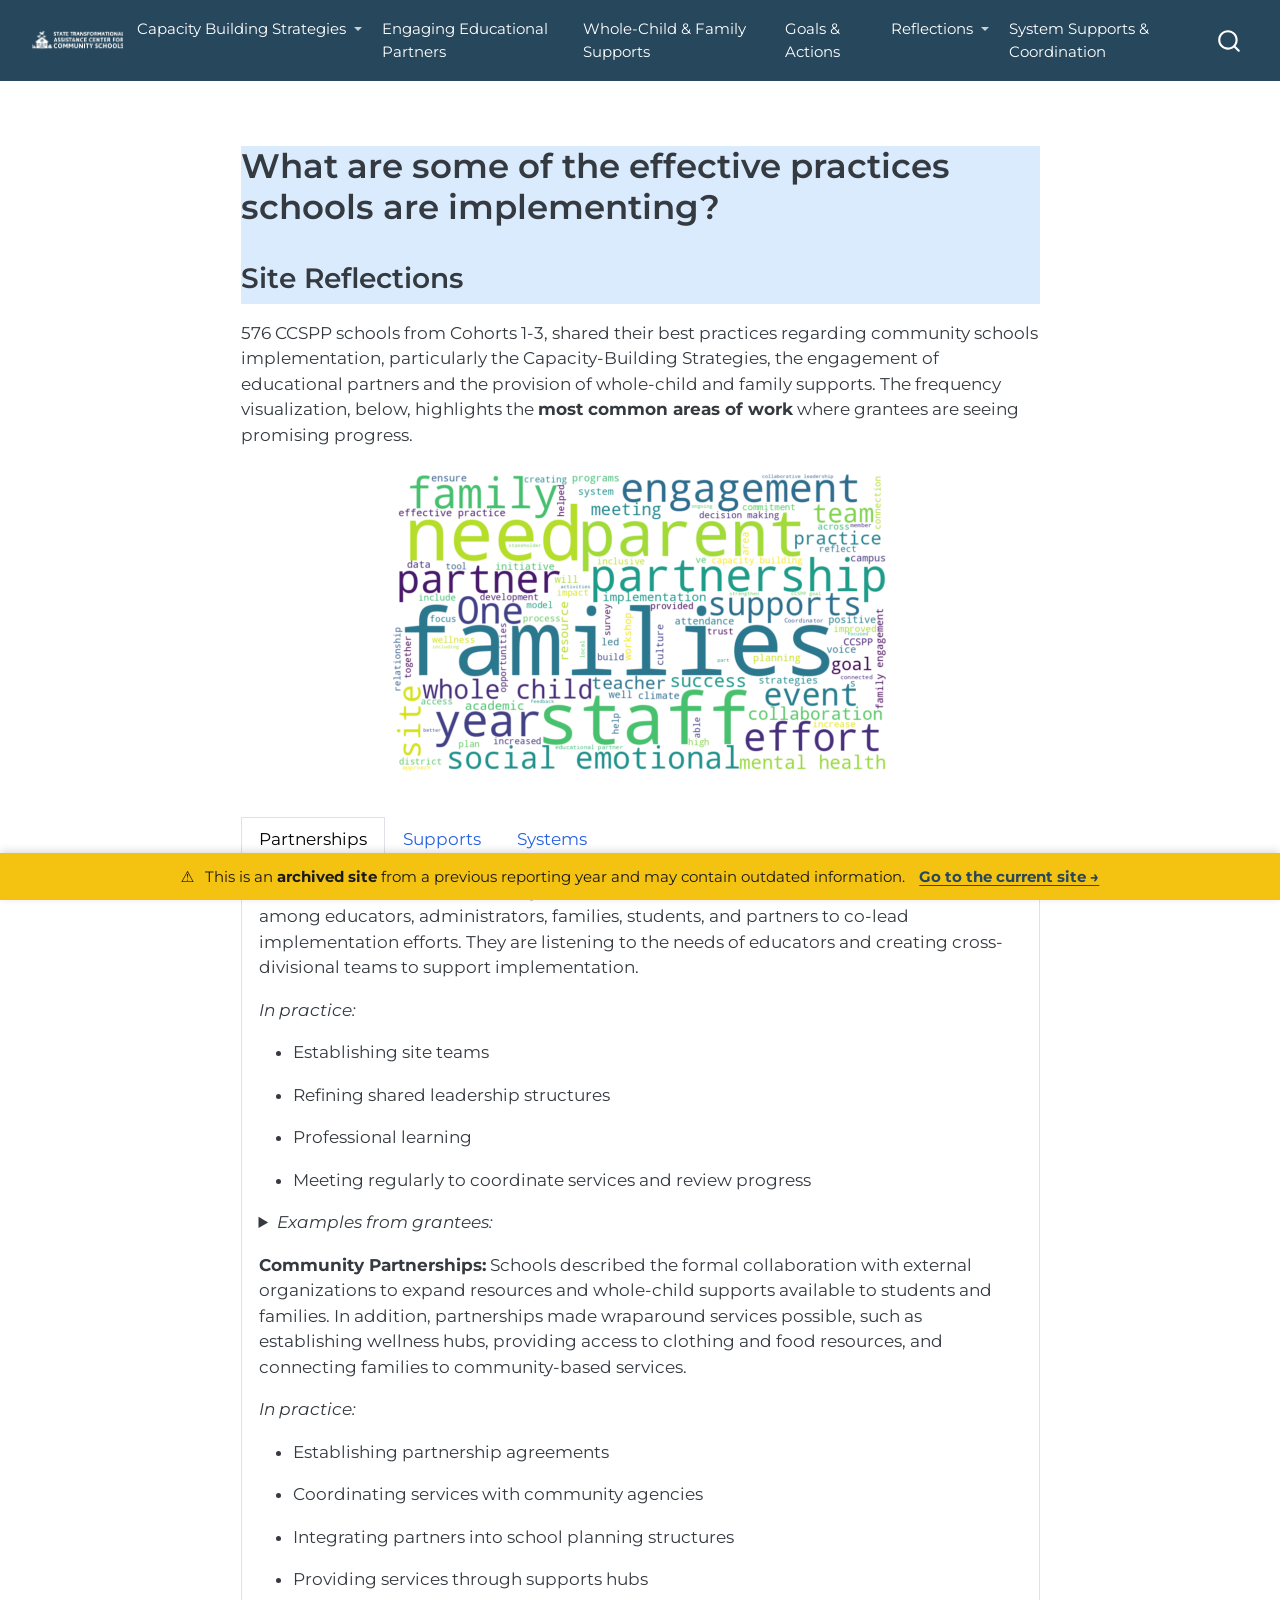
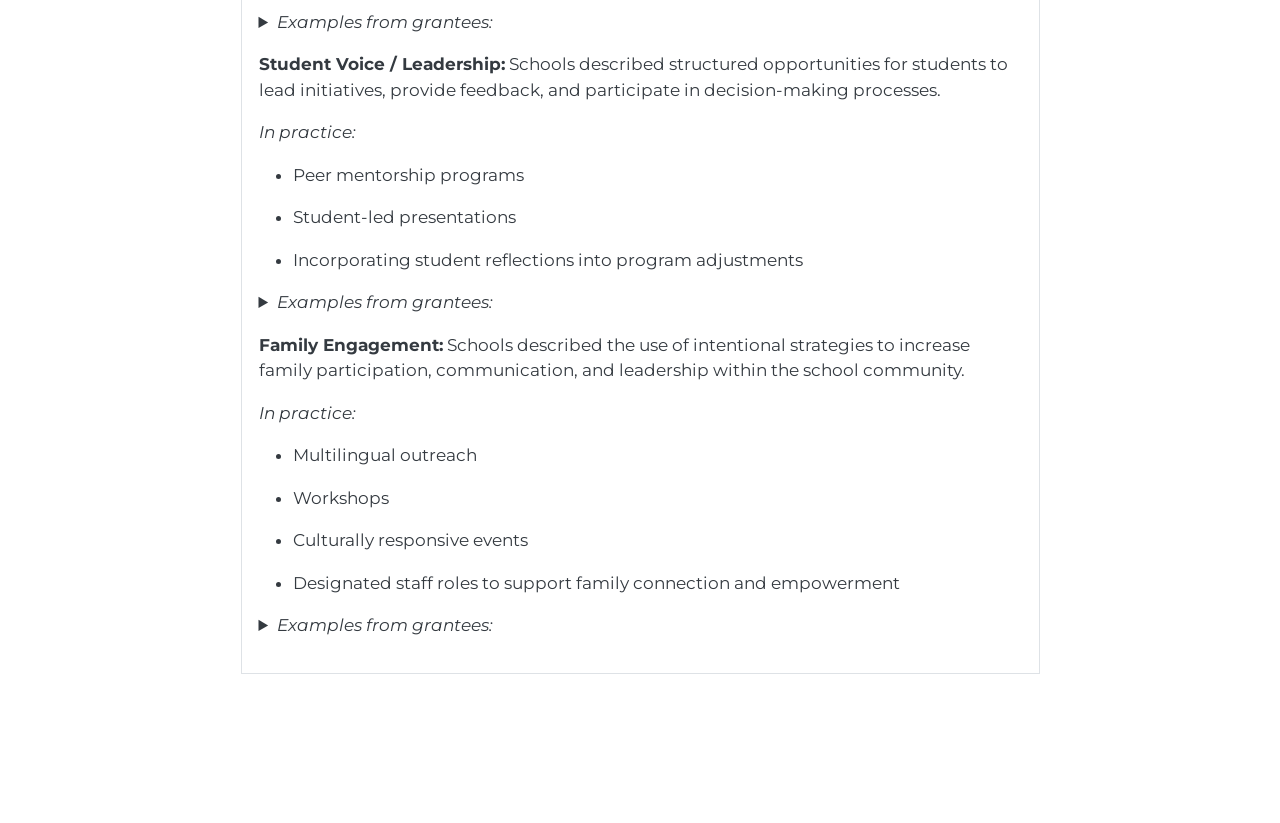
<file: docs/reflections/school-reflections.html>
<!DOCTYPE html>
<html xmlns="http://www.w3.org/1999/xhtml" lang="en" xml:lang="en"><head>

<meta charset="utf-8">
<meta name="generator" content="quarto-1.9.35">

<meta name="viewport" content="width=device-width, initial-scale=1.0, user-scalable=yes">


<title>Site Reflections</title>
<style>
/* Default styles provided by pandoc.
** See https://pandoc.org/MANUAL.html#variables-for-html for config info.
*/
code{white-space: pre-wrap;}
span.smallcaps{font-variant: small-caps;}
div.columns{display: flex; gap: min(4vw, 1.5em);}
div.column{flex: auto; overflow-x: auto;}
div.hanging-indent{margin-left: 1.5em; text-indent: -1.5em;}
ul.task-list{list-style: none;}
ul.task-list li input[type="checkbox"] {
  width: 0.8em;
  margin: 0 0.8em 0.2em -1em; /* quarto-specific, see https://github.com/quarto-dev/quarto-cli/issues/4556 */ 
  vertical-align: middle;
}
</style>


<script src="../site_libs/quarto-nav/quarto-nav.js"></script>
<script src="../site_libs/quarto-nav/headroom.min.js"></script>
<script src="../site_libs/clipboard/clipboard.min.js"></script>
<script src="../site_libs/quarto-search/autocomplete.umd.js"></script>
<script src="../site_libs/quarto-search/fuse.min.js"></script>
<script src="../site_libs/quarto-search/quarto-search.js"></script>
<meta name="quarto:offset" content="../">
<link href="../images/logo/STAC-Logo-Vertical.png" rel="icon" type="image/png">
<script src="../site_libs/quarto-html/quarto.js" type="module"></script>
<script src="../site_libs/quarto-html/tabsets/tabsets.js" type="module"></script>
<script src="../site_libs/quarto-html/popper.min.js"></script>
<script src="../site_libs/quarto-html/tippy.umd.min.js"></script>
<script src="../site_libs/quarto-html/anchor.min.js"></script>
<link href="../site_libs/quarto-html/tippy.css" rel="stylesheet">
<link href="../site_libs/quarto-html/quarto-syntax-highlighting-46f66b053e56abd73bb6e954d61a315b.css" rel="stylesheet" id="quarto-text-highlighting-styles">
<script src="../site_libs/bootstrap/bootstrap.min.js"></script>
<link href="../site_libs/bootstrap/bootstrap-icons.css" rel="stylesheet">
<link href="../site_libs/bootstrap/bootstrap-a0f9fd0d421825b736dc1bbcbcba2219.min.css" rel="stylesheet" append-hash="true" id="quarto-bootstrap" data-mode="light">
<script id="quarto-search-options" type="application/json">{
  "location": "navbar",
  "copy-button": false,
  "collapse-after": 3,
  "panel-placement": "end",
  "type": "overlay",
  "limit": 50,
  "keyboard-shortcut": [
    "f",
    "/",
    "s"
  ],
  "show-item-context": false,
  "language": {
    "search-no-results-text": "No results",
    "search-matching-documents-text": "matching documents",
    "search-copy-link-title": "Copy link to search",
    "search-hide-matches-text": "Hide additional matches",
    "search-more-match-text": "more match in this document",
    "search-more-matches-text": "more matches in this document",
    "search-clear-button-title": "Clear",
    "search-text-placeholder": "",
    "search-detached-cancel-button-title": "Cancel",
    "search-submit-button-title": "Submit",
    "search-label": "Search"
  }
}</script>


<link rel="stylesheet" href="../styles.css">
</head>

<body class="nav-fixed fullcontent quarto-light">

<div id="quarto-search-results"></div>
  <header id="quarto-header" class="headroom fixed-top">
    <nav class="navbar navbar-expand-lg " data-bs-theme="dark">
      <div class="navbar-container container-fluid">
      <div class="navbar-brand-container mx-auto">
    <a href="../index.html" class="navbar-brand navbar-brand-logo">
    <img src="../images/logo/STAC-Logo-Horizontal-White.png" alt="" class="navbar-logo light-content">
    <img src="../images/logo/STAC-Logo-Horizontal-White.png" alt="" class="navbar-logo dark-content">
    </a>
  </div>
            <div id="quarto-search" class="" title="Search"></div>
          <button class="navbar-toggler" type="button" data-bs-toggle="collapse" data-bs-target="#navbarCollapse" aria-controls="navbarCollapse" role="menu" aria-expanded="false" aria-label="Toggle navigation" onclick="if (window.quartoToggleHeadroom) { window.quartoToggleHeadroom(); }">
  <span class="navbar-toggler-icon"></span>
</button>
          <div class="collapse navbar-collapse" id="navbarCollapse">
            <ul class="navbar-nav navbar-nav-scroll me-auto">
  <li class="nav-item dropdown ">
    <a class="nav-link dropdown-toggle" href="#" id="nav-menu-capacity-building-strategies" role="link" data-bs-toggle="dropdown" aria-expanded="false">
 <span class="menu-text">Capacity Building Strategies</span>
    </a>
    <ul class="dropdown-menu" aria-labelledby="nav-menu-capacity-building-strategies">    
        <li>
    <a class="dropdown-item" href="../CBS/Schools - Capacity Building Strategies.html">
 <span class="dropdown-text">Site</span></a>
  </li>  
        <li>
    <a class="dropdown-item" href="../CBS/cbs-lea.html">
 <span class="dropdown-text">LEA</span></a>
  </li>  
    </ul>
  </li>
  <li class="nav-item">
    <a class="nav-link" href="../Engaging Educational Partners.html"> 
<span class="menu-text">Engaging Educational Partners</span></a>
  </li>  
  <li class="nav-item">
    <a class="nav-link" href="../WCFSI.html"> 
<span class="menu-text">Whole-Child &amp; Family Supports</span></a>
  </li>  
  <li class="nav-item">
    <a class="nav-link" href="../Goals and Actions.html"> 
<span class="menu-text">Goals &amp; Actions</span></a>
  </li>  
  <li class="nav-item dropdown ">
    <a class="nav-link dropdown-toggle" href="#" id="nav-menu-reflections" role="link" data-bs-toggle="dropdown" aria-expanded="false">
 <span class="menu-text">Reflections</span>
    </a>
    <ul class="dropdown-menu" aria-labelledby="nav-menu-reflections">    
        <li>
    <a class="dropdown-item" href="../reflections/school-reflections.html">
 <span class="dropdown-text">Site</span></a>
  </li>  
        <li>
    <a class="dropdown-item" href="../reflections/lea-reflections.html">
 <span class="dropdown-text">LEA</span></a>
  </li>  
    </ul>
  </li>
  <li class="nav-item">
    <a class="nav-link" href="../system-level-analysis.html"> 
<span class="menu-text">System Supports &amp; Coordination</span></a>
  </li>  
</ul>
          </div> <!-- /navcollapse -->
            <div class="quarto-navbar-tools">
</div>
      </div> <!-- /container-fluid -->
    </nav>
</header>
<!-- content -->
<div id="quarto-content" class="quarto-container page-columns page-rows-contents page-layout-article page-navbar">
<!-- sidebar -->
<!-- margin-sidebar -->
    
<!-- main -->
<main class="content" id="quarto-document-content"><header id="title-block-header" class="quarto-title-block"></header>
<div class="archived-site-banner" role="note" aria-label="Archived site notice">
  <span class="archived-site-banner__icon" aria-hidden="true">⚠️</span>
  <span class="archived-site-banner__text">
    This is an <strong>archived site</strong> from a previous reporting year and may contain outdated information.
    <a href="https://uclacommschool.github.io/stac-apr-site/" class="archived-site-banner__link">Go to the current site →</a>
  </span>
</div>




<style>
details > summary {
  font-style: italic;
}
</style>
<section id="what-are-some-of-the-effective-practices-schools-are-implementing" class="level1 hero-banner">
<h1>What are some of the effective practices schools are implementing?</h1>
<section id="site-reflections" class="level2">
<h2 class="anchored" data-anchor-id="site-reflections">Site Reflections</h2>
</section>
</section>
<p>576 CCSPP schools from Cohorts 1-3, shared their best practices regarding community schools implementation, particularly the Capacity-Building Strategies, the engagement of educational partners and the provision of whole-child and family supports. The frequency visualization, below, highlights the <strong>most common areas of work</strong> where grantees are seeing promising progress.</p>
<div class="quarto-figure quarto-figure-center">
<figure class="figure">
<p><img src="..\images/reflections/site-reflection.png" class="img-fluid quarto-figure quarto-figure-center figure-img"></p>
</figure>
</div>
<div class="tabset-margin-container"></div><div class="panel-tabset">
<ul class="nav nav-tabs" role="tablist"><li class="nav-item" role="presentation"><a class="nav-link active" id="tabset-1-1-tab" data-bs-toggle="tab" data-bs-target="#tabset-1-1" role="tab" aria-controls="tabset-1-1" aria-selected="true" href="">Partnerships</a></li><li class="nav-item" role="presentation"><a class="nav-link" id="tabset-1-2-tab" data-bs-toggle="tab" data-bs-target="#tabset-1-2" role="tab" aria-controls="tabset-1-2" aria-selected="false" href="">Supports</a></li><li class="nav-item" role="presentation"><a class="nav-link" id="tabset-1-3-tab" data-bs-toggle="tab" data-bs-target="#tabset-1-3" role="tab" aria-controls="tabset-1-3" aria-selected="false" href="">Systems</a></li></ul>
<div class="tab-content">
<div id="tabset-1-1" class="tab-pane active" role="tabpanel" aria-labelledby="tabset-1-1-tab">
<p><strong>Staff Collaboration and Development:</strong> Schools described structured collaboration among educators, administrators, families, students, and partners to co-lead implementation efforts. They are listening to the needs of educators and creating cross-divisional teams to support implementation.</p>
<p><em>In practice:</em></p>
<ul>
<li><p>Establishing site teams</p></li>
<li><p>Refining shared leadership structures</p></li>
<li><p>Professional learning</p></li>
<li><p>Meeting regularly to coordinate services and review progress</p></li>
</ul>
<details>
<summary>
<em>Examples from grantees:</em>
</summary>
<blockquote class="blockquote">
<p>Our focus on Collaborative Leadership has been instrumental. By increasing staff development opportunities, refining goal-setting practices, and strengthening the role of our School Site Council, we’ve created a more cohesive, shared leadership culture.</p>
</blockquote>
<blockquote class="blockquote">
<p>One of our most impactful strategies has been the implementation of professional development tailored to the needs of our educators and staff. Training focused on inclusive teaching, trauma-informed care, and data-driven instruction have empowered staff to better support our diverse learners, including students with disabilities, foster youth, and students.</p>
</blockquote>
</details>
<p><strong>Community Partnerships:</strong> Schools described the formal collaboration with external organizations to expand resources and whole-child supports available to students and families. In addition, partnerships made wraparound services possible, such as establishing wellness hubs, providing access to clothing and food resources, and connecting families to community-based services.</p>
<p><em>In practice:</em></p>
<ul>
<li><p>Establishing partnership agreements</p></li>
<li><p>Coordinating services with community agencies</p></li>
<li><p>Integrating partners into school planning structures</p></li>
<li><p>Providing services through supports hubs</p></li>
</ul>
<details>
<summary>
<em>Examples from grantees:</em>
</summary>
<blockquote class="blockquote">
<p>We have also formalized agreements with educational partners and used team mapping to streamline collaboration and maximize impact.</p>
</blockquote>
<blockquote class="blockquote">
<p>A key success has been the establishment of our Wellness Hub and the presence of a dedicated Wellness Specialist on site. These resources have provided students and families with increased access to mental health services, basic needs support, and social-emotional development opportunities.</p>
</blockquote>
</details>
<p><strong>Student Voice / Leadership:</strong> Schools described structured opportunities for students to lead initiatives, provide feedback, and participate in decision-making processes.</p>
<p><em>In practice:</em></p>
<ul>
<li><p>Peer mentorship programs</p></li>
<li><p>Student-led presentations</p></li>
<li><p>Incorporating student reflections into program adjustments</p></li>
</ul>
<details>
<summary>
<em>Examples from grantees:</em>
</summary>
<blockquote class="blockquote">
<p>We also experienced success with our student-led WEB (Where Everybody Belongs) program, which fosters leadership and peer mentorship among students.</p>
</blockquote>
<blockquote class="blockquote">
<p>A notable success has been the development of student leadership opportunities, including peer mentoring in kindergarten classrooms and student-led planning of school events. These roles empower students to contribute meaningfully to the school community, fostering a greater sense of responsibility and belonging. Weíve observed increased student satisfaction and participation in school activities as a result.</p>
</blockquote>
</details>
<p><strong>Family Engagement:</strong> Schools described the use of intentional strategies to increase family participation, communication, and leadership within the school community.</p>
<p><em>In practice:</em></p>
<ul>
<li><p>Multilingual outreach</p></li>
<li><p>Workshops</p></li>
<li><p>Culturally responsive events</p></li>
<li><p>Designated staff roles to support family connection and empowerment</p></li>
</ul>
<details>
<summary>
<em>Examples from grantees:</em>
</summary>
<blockquote class="blockquote">
<p>Our Family Resource Liaison also emerged as a critical connector… she helped families—especially newcomers and English learners—feel seen, supported, and empowered to participate more fully in their child’s education.</p>
</blockquote>
<blockquote class="blockquote">
<p>To further support the whole family, the school has partnered with external organizations to offer English as a Second Language (ESL) and GED preparation classes for parents. These offerings empower parents with tools to support their children academically and navigate systems more confidently. Additionally, HMSA has partnered with the Los Angeles County Department of Mental Health (LACDMH) to host monthly mental health workshops for parents, fostering a culture of wellness and reducing stigma around seeking help.</p>
</blockquote>
</details>
</div>
<div id="tabset-1-2" class="tab-pane" role="tabpanel" aria-labelledby="tabset-1-2-tab">
<p><strong>Attendance Focus:</strong> Schools described the use of targeted strategies designed to improve student attendance through monitoring, incentives, and coordinated interventions.</p>
<p><em>In practice:</em></p>
<ul>
<li><p>Forming attendance teams</p></li>
<li><p>Implementing recognition programs</p></li>
<li><p>Providing timely supports to address barriers to regular school participation</p></li>
</ul>
<details>
<summary>
<em>Examples from grantees:</em>
</summary>
<blockquote class="blockquote">
<p>The school has achieved notable success in reducing chronic absenteeism by establishing a dedicated Chronic Absenteeism Taskforce. This team worked collaboratively with the middle school to implement a comprehensive, family-centered approach to addressing the issue. The taskforce focused on building strong partnerships with families, identifying the root causes of absenteeism, and developing tailored strategies to support each student’s unique needs. By prioritizing accessibility, open communication, and proactive problem-solving, the taskforce was able to remove barriers to attendance and foster a stronger connection between families and the school community, ultimately leading to improved student attendance and engagement.</p>
</blockquote>
</details>
<p><strong>Mental Health / Social-Emotional Learning:</strong> Schools described structured supports designed to strengthen students’ emotional regulation, peer relationships, and overall well-being.</p>
<p><em>In practice:</em></p>
<ul>
<li><p>Mentorship groups</p></li>
<li><p>Dedicated wellness centers</p></li>
<li><p>Integrated mental health services delivered on campus</p></li>
</ul>
<details>
<summary>
<em>Examples from grantees:</em>
</summary>
<blockquote class="blockquote">
<p>After students voiced a need for increased mental health support, we collaborated with our on-campus mental health partner to increase the number of therapists serving our school from one to three. This expansion has significantly improved access to individual counseling and crisis intervention services.</p>
</blockquote>
</details>
</div>
<div id="tabset-1-3" class="tab-pane" role="tabpanel" aria-labelledby="tabset-1-3-tab">
<p><strong>Data-Driven Improvement:</strong> Schools described the use of formal data systems and structured analysis processes to guide planning and continuous improvement.</p>
<p><em>In practice:</em></p>
<ul>
<li><p>Reviewing climate and attendance data</p></li>
<li><p>Conducting needs assessments</p></li>
<li><p>Using surveys and referral trends to refine interventions</p></li>
</ul>
<details class="italic-details">
<summary>
<em>Examples from grantees:</em>
</summary>
<blockquote class="blockquote">
<p>The school’s use of continuous data monitoring through the Needs and Assets Assessment, Panorama surveys, and COST referrals has allowed for more responsive decision-making.</p>
</blockquote>
<blockquote class="blockquote">
<p>Staff, families, and students regularly reflect on data to adjust programming and prioritize actions aligned with our implementation goals.</p>
</blockquote>
</details>
</div>
</div>
</div>



</main> <!-- /main -->
<script id="quarto-html-after-body" type="application/javascript">
  window.document.addEventListener("DOMContentLoaded", function (event) {
    const icon = "";
    const anchorJS = new window.AnchorJS();
    anchorJS.options = {
      placement: 'right',
      icon: icon
    };
    anchorJS.add('.anchored');
    const isCodeAnnotation = (el) => {
      for (const clz of el.classList) {
        if (clz.startsWith('code-annotation-')) {                     
          return true;
        }
      }
      return false;
    }
    const onCopySuccess = function(e) {
      // button target
      const button = e.trigger;
      // don't keep focus
      button.blur();
      // flash "checked"
      button.classList.add('code-copy-button-checked');
      var currentTitle = button.getAttribute("title");
      button.setAttribute("title", "Copied!");
      let tooltip;
      if (window.bootstrap) {
        button.setAttribute("data-bs-toggle", "tooltip");
        button.setAttribute("data-bs-placement", "left");
        button.setAttribute("data-bs-title", "Copied!");
        tooltip = new bootstrap.Tooltip(button, 
          { trigger: "manual", 
            customClass: "code-copy-button-tooltip",
            offset: [0, -8]});
        tooltip.show();    
      }
      setTimeout(function() {
        if (tooltip) {
          tooltip.hide();
          button.removeAttribute("data-bs-title");
          button.removeAttribute("data-bs-toggle");
          button.removeAttribute("data-bs-placement");
        }
        button.setAttribute("title", currentTitle);
        button.classList.remove('code-copy-button-checked');
      }, 1000);
      // clear code selection
      e.clearSelection();
    }
    const getTextToCopy = function(trigger) {
      const outerScaffold = trigger.parentElement.cloneNode(true);
      const codeEl = outerScaffold.querySelector('code');
      for (const childEl of codeEl.children) {
        if (isCodeAnnotation(childEl)) {
          childEl.remove();
        }
      }
      return codeEl.innerText;
    }
    const clipboard = new window.ClipboardJS('.code-copy-button:not([data-in-quarto-modal])', {
      text: getTextToCopy
    });
    clipboard.on('success', onCopySuccess);
    if (window.document.getElementById('quarto-embedded-source-code-modal')) {
      const clipboardModal = new window.ClipboardJS('.code-copy-button[data-in-quarto-modal]', {
        text: getTextToCopy,
        container: window.document.getElementById('quarto-embedded-source-code-modal')
      });
      clipboardModal.on('success', onCopySuccess);
    }
      var localhostRegex = new RegExp(/^(?:http|https):\/\/localhost\:?[0-9]*\//);
      var mailtoRegex = new RegExp(/^mailto:/);
        var filterRegex = new RegExp('/' + window.location.host + '/');
      var isInternal = (href) => {
          return filterRegex.test(href) || localhostRegex.test(href) || mailtoRegex.test(href);
      }
      // Inspect non-navigation links and adorn them if external
     var links = window.document.querySelectorAll('a[href]:not(.nav-link):not(.navbar-brand):not(.toc-action):not(.sidebar-link):not(.sidebar-item-toggle):not(.pagination-link):not(.no-external):not([aria-hidden]):not(.dropdown-item):not(.quarto-navigation-tool):not(.about-link)');
      for (var i=0; i<links.length; i++) {
        const link = links[i];
        if (!isInternal(link.href)) {
          // undo the damage that might have been done by quarto-nav.js in the case of
          // links that we want to consider external
          if (link.dataset.originalHref !== undefined) {
            link.href = link.dataset.originalHref;
          }
        }
      }
    function tippyHover(el, contentFn, onTriggerFn, onUntriggerFn) {
      const config = {
        allowHTML: true,
        maxWidth: 500,
        delay: 100,
        arrow: false,
        appendTo: function(el) {
            return el.parentElement;
        },
        interactive: true,
        interactiveBorder: 10,
        theme: 'quarto',
        placement: 'bottom-start',
      };
      if (contentFn) {
        config.content = contentFn;
      }
      if (onTriggerFn) {
        config.onTrigger = onTriggerFn;
      }
      if (onUntriggerFn) {
        config.onUntrigger = onUntriggerFn;
      }
      window.tippy(el, config); 
    }
    const noterefs = window.document.querySelectorAll('a[role="doc-noteref"]');
    for (var i=0; i<noterefs.length; i++) {
      const ref = noterefs[i];
      tippyHover(ref, function() {
        // use id or data attribute instead here
        let href = ref.getAttribute('data-footnote-href') || ref.getAttribute('href');
        try { href = new URL(href).hash; } catch {}
        const id = href.replace(/^#\/?/, "");
        const note = window.document.getElementById(id);
        if (note) {
          return note.innerHTML;
        } else {
          return "";
        }
      });
    }
    const xrefs = window.document.querySelectorAll('a.quarto-xref');
    const processXRef = (id, note) => {
      // Strip column container classes
      const stripColumnClz = (el) => {
        el.classList.remove("page-full", "page-columns");
        if (el.children) {
          for (const child of el.children) {
            stripColumnClz(child);
          }
        }
      }
      stripColumnClz(note)
      if (id === null || id.startsWith('sec-')) {
        // Special case sections, only their first couple elements
        const container = document.createElement("div");
        if (note.children && note.children.length > 2) {
          container.appendChild(note.children[0].cloneNode(true));
          for (let i = 1; i < note.children.length; i++) {
            const child = note.children[i];
            if (child.tagName === "P" && child.innerText === "") {
              continue;
            } else {
              container.appendChild(child.cloneNode(true));
              break;
            }
          }
          if (window.Quarto?.typesetMath) {
            window.Quarto.typesetMath(container);
          }
          return container.innerHTML
        } else {
          if (window.Quarto?.typesetMath) {
            window.Quarto.typesetMath(note);
          }
          return note.innerHTML;
        }
      } else {
        // Remove any anchor links if they are present
        const anchorLink = note.querySelector('a.anchorjs-link');
        if (anchorLink) {
          anchorLink.remove();
        }
        if (window.Quarto?.typesetMath) {
          window.Quarto.typesetMath(note);
        }
        if (note.classList.contains("callout")) {
          return note.outerHTML;
        } else {
          return note.innerHTML;
        }
      }
    }
    for (var i=0; i<xrefs.length; i++) {
      const xref = xrefs[i];
      tippyHover(xref, undefined, function(instance) {
        instance.disable();
        let url = xref.getAttribute('href');
        let hash = undefined; 
        if (url.startsWith('#')) {
          hash = url;
        } else {
          try { hash = new URL(url).hash; } catch {}
        }
        if (hash) {
          const id = hash.replace(/^#\/?/, "");
          const note = window.document.getElementById(id);
          if (note !== null) {
            try {
              const html = processXRef(id, note.cloneNode(true));
              instance.setContent(html);
            } finally {
              instance.enable();
              instance.show();
            }
          } else {
            // See if we can fetch this
            fetch(url.split('#')[0])
            .then(res => res.text())
            .then(html => {
              const parser = new DOMParser();
              const htmlDoc = parser.parseFromString(html, "text/html");
              const note = htmlDoc.getElementById(id);
              if (note !== null) {
                const html = processXRef(id, note);
                instance.setContent(html);
              } 
            }).finally(() => {
              instance.enable();
              instance.show();
            });
          }
        } else {
          // See if we can fetch a full url (with no hash to target)
          // This is a special case and we should probably do some content thinning / targeting
          fetch(url)
          .then(res => res.text())
          .then(html => {
            const parser = new DOMParser();
            const htmlDoc = parser.parseFromString(html, "text/html");
            const note = htmlDoc.querySelector('main.content');
            if (note !== null) {
              // This should only happen for chapter cross references
              // (since there is no id in the URL)
              // remove the first header
              if (note.children.length > 0 && note.children[0].tagName === "HEADER") {
                note.children[0].remove();
              }
              const html = processXRef(null, note);
              instance.setContent(html);
            } 
          }).finally(() => {
            instance.enable();
            instance.show();
          });
        }
      }, function(instance) {
      });
    }
        let selectedAnnoteEl;
        const selectorForAnnotation = ( cell, annotation) => {
          let cellAttr = 'data-code-cell="' + cell + '"';
          let lineAttr = 'data-code-annotation="' +  annotation + '"';
          const selector = 'span[' + cellAttr + '][' + lineAttr + ']';
          return selector;
        }
        const selectCodeLines = (annoteEl) => {
          const doc = window.document;
          const targetCell = annoteEl.getAttribute("data-target-cell");
          const targetAnnotation = annoteEl.getAttribute("data-target-annotation");
          const annoteSpan = window.document.querySelector(selectorForAnnotation(targetCell, targetAnnotation));
          const lines = annoteSpan.getAttribute("data-code-lines").split(",");
          const lineIds = lines.map((line) => {
            return targetCell + "-" + line;
          })
          let top = null;
          let height = null;
          let parent = null;
          if (lineIds.length > 0) {
              //compute the position of the single el (top and bottom and make a div)
              const el = window.document.getElementById(lineIds[0]);
              top = el.offsetTop;
              height = el.offsetHeight;
              parent = el.parentElement.parentElement;
            if (lineIds.length > 1) {
              const lastEl = window.document.getElementById(lineIds[lineIds.length - 1]);
              const bottom = lastEl.offsetTop + lastEl.offsetHeight;
              height = bottom - top;
            }
            if (top !== null && height !== null && parent !== null) {
              // cook up a div (if necessary) and position it 
              let div = window.document.getElementById("code-annotation-line-highlight");
              if (div === null) {
                div = window.document.createElement("div");
                div.setAttribute("id", "code-annotation-line-highlight");
                div.style.position = 'absolute';
                parent.appendChild(div);
              }
              div.style.top = top - 2 + "px";
              div.style.height = height + 4 + "px";
              div.style.left = 0;
              let gutterDiv = window.document.getElementById("code-annotation-line-highlight-gutter");
              if (gutterDiv === null) {
                gutterDiv = window.document.createElement("div");
                gutterDiv.setAttribute("id", "code-annotation-line-highlight-gutter");
                gutterDiv.style.position = 'absolute';
                const codeCell = window.document.getElementById(targetCell);
                const gutter = codeCell.querySelector('.code-annotation-gutter');
                gutter.appendChild(gutterDiv);
              }
              gutterDiv.style.top = top - 2 + "px";
              gutterDiv.style.height = height + 4 + "px";
            }
            selectedAnnoteEl = annoteEl;
          }
        };
        const unselectCodeLines = () => {
          const elementsIds = ["code-annotation-line-highlight", "code-annotation-line-highlight-gutter"];
          elementsIds.forEach((elId) => {
            const div = window.document.getElementById(elId);
            if (div) {
              div.remove();
            }
          });
          selectedAnnoteEl = undefined;
        };
          // Handle positioning of the toggle
      window.addEventListener(
        "resize",
        throttle(() => {
          elRect = undefined;
          if (selectedAnnoteEl) {
            selectCodeLines(selectedAnnoteEl);
          }
        }, 10)
      );
      function throttle(fn, ms) {
      let throttle = false;
      let timer;
        return (...args) => {
          if(!throttle) { // first call gets through
              fn.apply(this, args);
              throttle = true;
          } else { // all the others get throttled
              if(timer) clearTimeout(timer); // cancel #2
              timer = setTimeout(() => {
                fn.apply(this, args);
                timer = throttle = false;
              }, ms);
          }
        };
      }
        // Attach click handler to the DT
        const annoteDls = window.document.querySelectorAll('dt[data-target-cell]');
        for (const annoteDlNode of annoteDls) {
          annoteDlNode.addEventListener('click', (event) => {
            const clickedEl = event.target;
            if (clickedEl !== selectedAnnoteEl) {
              unselectCodeLines();
              const activeEl = window.document.querySelector('dt[data-target-cell].code-annotation-active');
              if (activeEl) {
                activeEl.classList.remove('code-annotation-active');
              }
              selectCodeLines(clickedEl);
              clickedEl.classList.add('code-annotation-active');
            } else {
              // Unselect the line
              unselectCodeLines();
              clickedEl.classList.remove('code-annotation-active');
            }
          });
        }
    const findCites = (el) => {
      const parentEl = el.parentElement;
      if (parentEl) {
        const cites = parentEl.dataset.cites;
        if (cites) {
          return {
            el,
            cites: cites.split(' ')
          };
        } else {
          return findCites(el.parentElement)
        }
      } else {
        return undefined;
      }
    };
    var bibliorefs = window.document.querySelectorAll('a[role="doc-biblioref"]');
    for (var i=0; i<bibliorefs.length; i++) {
      const ref = bibliorefs[i];
      const citeInfo = findCites(ref);
      if (citeInfo) {
        tippyHover(citeInfo.el, function() {
          var popup = window.document.createElement('div');
          citeInfo.cites.forEach(function(cite) {
            var citeDiv = window.document.createElement('div');
            citeDiv.classList.add('hanging-indent');
            citeDiv.classList.add('csl-entry');
            var biblioDiv = window.document.getElementById('ref-' + cite);
            if (biblioDiv) {
              citeDiv.innerHTML = biblioDiv.innerHTML;
            }
            popup.appendChild(citeDiv);
          });
          return popup.innerHTML;
        });
      }
    }
  });
  </script>
</div> <!-- /content -->




</body></html>
</file>
<file: docs/site_libs/quarto-html/tippy.css>
.tippy-box[data-animation=fade][data-state=hidden]{opacity:0}[data-tippy-root]{max-width:calc(100vw - 10px)}.tippy-box{position:relative;background-color:#333;color:#fff;border-radius:4px;font-size:14px;line-height:1.4;white-space:normal;outline:0;transition-property:transform,visibility,opacity}.tippy-box[data-placement^=top]>.tippy-arrow{bottom:0}.tippy-box[data-placement^=top]>.tippy-arrow:before{bottom:-7px;left:0;border-width:8px 8px 0;border-top-color:initial;transform-origin:center top}.tippy-box[data-placement^=bottom]>.tippy-arrow{top:0}.tippy-box[data-placement^=bottom]>.tippy-arrow:before{top:-7px;left:0;border-width:0 8px 8px;border-bottom-color:initial;transform-origin:center bottom}.tippy-box[data-placement^=left]>.tippy-arrow{right:0}.tippy-box[data-placement^=left]>.tippy-arrow:before{border-width:8px 0 8px 8px;border-left-color:initial;right:-7px;transform-origin:center left}.tippy-box[data-placement^=right]>.tippy-arrow{left:0}.tippy-box[data-placement^=right]>.tippy-arrow:before{left:-7px;border-width:8px 8px 8px 0;border-right-color:initial;transform-origin:center right}.tippy-box[data-inertia][data-state=visible]{transition-timing-function:cubic-bezier(.54,1.5,.38,1.11)}.tippy-arrow{width:16px;height:16px;color:#333}.tippy-arrow:before{content:"";position:absolute;border-color:transparent;border-style:solid}.tippy-content{position:relative;padding:5px 9px;z-index:1}
</file>
<file: docs/site_libs/quarto-html/quarto-syntax-highlighting-46f66b053e56abd73bb6e954d61a315b.css>
/* quarto syntax highlight colors */
:root {
  --quarto-hl-ot-color: #003B4F;
  --quarto-hl-at-color: #657422;
  --quarto-hl-ss-color: #20794D;
  --quarto-hl-an-color: #5E5E5E;
  --quarto-hl-fu-color: #4758AB;
  --quarto-hl-st-color: #20794D;
  --quarto-hl-cf-color: #003B4F;
  --quarto-hl-op-color: #5E5E5E;
  --quarto-hl-er-color: #AD0000;
  --quarto-hl-bn-color: #AD0000;
  --quarto-hl-al-color: #AD0000;
  --quarto-hl-va-color: #111111;
  --quarto-hl-bu-color: inherit;
  --quarto-hl-ex-color: inherit;
  --quarto-hl-pp-color: #AD0000;
  --quarto-hl-in-color: #5E5E5E;
  --quarto-hl-vs-color: #20794D;
  --quarto-hl-wa-color: #5E5E5E;
  --quarto-hl-do-color: #5E5E5E;
  --quarto-hl-im-color: #00769E;
  --quarto-hl-ch-color: #20794D;
  --quarto-hl-dt-color: #AD0000;
  --quarto-hl-fl-color: #AD0000;
  --quarto-hl-co-color: #5E5E5E;
  --quarto-hl-cv-color: #5E5E5E;
  --quarto-hl-cn-color: #8f5902;
  --quarto-hl-sc-color: #5E5E5E;
  --quarto-hl-dv-color: #AD0000;
  --quarto-hl-kw-color: #003B4F;
}

/* other quarto variables */
:root {
  --quarto-font-monospace: SFMono-Regular, Menlo, Monaco, Consolas, "Liberation Mono", "Courier New", monospace;
}

/* syntax highlight based on Pandoc's rules */
pre > code.sourceCode > span {
  color: #003B4F;
}

code.sourceCode > span {
  color: #003B4F;
}

div.sourceCode,
div.sourceCode pre.sourceCode {
  color: #003B4F;
}

/* Normal */
code span {
  color: #003B4F;
}

/* Alert */
code span.al {
  color: #AD0000;
  font-style: inherit;
}

/* Annotation */
code span.an {
  color: #5E5E5E;
  font-style: inherit;
}

/* Attribute */
code span.at {
  color: #657422;
  font-style: inherit;
}

/* BaseN */
code span.bn {
  color: #AD0000;
  font-style: inherit;
}

/* BuiltIn */
code span.bu {
  font-style: inherit;
}

/* ControlFlow */
code span.cf {
  color: #003B4F;
  font-weight: bold;
  font-style: inherit;
}

/* Char */
code span.ch {
  color: #20794D;
  font-style: inherit;
}

/* Constant */
code span.cn {
  color: #8f5902;
  font-style: inherit;
}

/* Comment */
code span.co {
  color: #5E5E5E;
  font-style: inherit;
}

/* CommentVar */
code span.cv {
  color: #5E5E5E;
  font-style: italic;
}

/* Documentation */
code span.do {
  color: #5E5E5E;
  font-style: italic;
}

/* DataType */
code span.dt {
  color: #AD0000;
  font-style: inherit;
}

/* DecVal */
code span.dv {
  color: #AD0000;
  font-style: inherit;
}

/* Error */
code span.er {
  color: #AD0000;
  font-style: inherit;
}

/* Extension */
code span.ex {
  font-style: inherit;
}

/* Float */
code span.fl {
  color: #AD0000;
  font-style: inherit;
}

/* Function */
code span.fu {
  color: #4758AB;
  font-style: inherit;
}

/* Import */
code span.im {
  color: #00769E;
  font-style: inherit;
}

/* Information */
code span.in {
  color: #5E5E5E;
  font-style: inherit;
}

/* Keyword */
code span.kw {
  color: #003B4F;
  font-weight: bold;
  font-style: inherit;
}

/* Operator */
code span.op {
  color: #5E5E5E;
  font-style: inherit;
}

/* Other */
code span.ot {
  color: #003B4F;
  font-style: inherit;
}

/* Preprocessor */
code span.pp {
  color: #AD0000;
  font-style: inherit;
}

/* SpecialChar */
code span.sc {
  color: #5E5E5E;
  font-style: inherit;
}

/* SpecialString */
code span.ss {
  color: #20794D;
  font-style: inherit;
}

/* String */
code span.st {
  color: #20794D;
  font-style: inherit;
}

/* Variable */
code span.va {
  color: #111111;
  font-style: inherit;
}

/* VerbatimString */
code span.vs {
  color: #20794D;
  font-style: inherit;
}

/* Warning */
code span.wa {
  color: #5E5E5E;
  font-style: italic;
}

.prevent-inlining {
  content: "</";
}

/*# sourceMappingURL=5022ed312398f59a55adce476d7327af.css.map */
</file>
<file: docs/styles.css>
/* css styles */

/* Optional: load Montserrat (STAC font option) for supporting UI text if desired */
@import url("https://fonts.googleapis.com/css2?family=Montserrat:wght@400;600;700&display=swap");

/* ------------------------------------------------------------
   STAC / UCLA Color System (from your palette)
   Prefer S-TAC brand colors (#097691, #5CBC5A, #1D6EA5, #005DAA)
   ------------------------------------------------------------ */
:root {
  /* S-TAC Brand Colors (use often) */
  --stac-teal:  #097691;
  --stac-dark-teal: #27475C;
  --stac-green: #5CBC5A;
  --stac-blue-1:#1D6EA5;
  --stac-blue-2:#005DAA;   /* best “primary” candidate */

  /* UCLA secondary palette */
  --ucla-blue:  #2774AE;
  --ucla-gold:  #FFD100;

  /* UCLA blues (for hovers/contrast) */
  --ucla-darkest-blue:#003B5C;
  --ucla-darker-blue: #005587;
  --ucla-lighter-blue: #8BB8E8;
  --ucla-lightest-blue:#DAEBFE;

  /* Gold variants */
  --ucla-darkest-gold:#FFBB1C;
  --ucla-darker-gold: #FFC72C;

  /* Additional palette (optional) */
  --stac-fig-green:#73B662;
  --stac-gold-2:   #F4C210;
  --stac-cyan:     #0DB0D8;
  --stac-cyan-lite:#87E1F8;
  --stac-cyan-bg:  #E7F9FE;
  --neutral-700:   #7F7F7F;

  /* Do not use unless necessary: #913D88 */
}

/* ------------------------------------------------------------
   Typography (per guide convention)
   Titles: Arial
   Subtitles + Main: Avenir (with fallbacks)
   ------------------------------------------------------------ */
body {
  font-family: "Montserrat", Avenir, "Avenir Next", "Gill Sans", system-ui, -apple-system,
               "Segoe UI", Roboto, "Helvetica Neue", Arial, sans-serif;
}

/* Titles / headings */
h1, h2, h3, h4, h5, h6 {
  font-family: "Montserrat", Arial, system-ui, -apple-system, "Segoe UI", sans-serif;
  color: #343a40;
}

/* UI chrome */
.navbar,
.sidebar,
.toc {
  font-family: "Montserrat", Avenir, "Avenir Next", "Gill Sans", Arial, sans-serif;
}

/* Hide Quarto page title block entirely */
.quarto-title-block {
  display: none;
}

li::marker {
  color: #343a40;
}
/* ------------------------------------------------------------
   Navbar (switch to STAC primary blue)
   ------------------------------------------------------------ */
.navbar {
  background-color: var(--stac-dark-teal) !important;
}

/* Navbar font size (top-level items) */
.navbar .navbar-nav > .nav-item > .nav-link {
  font-size: 0.9rem;
}

/* Navbar links */
.navbar a,
.navbar-brand {
  color: white !important;
}

.navbar a:hover {
  /* Use UCLA gold as the high-contrast accent */
  color: var(--stac-green) !important;
}


/* Navbar dropdown menu (base) */
.navbar .dropdown-menu {
  background-color: var(--stac-teal) !important;
}

/* Dropdown items */
.navbar .dropdown-menu .dropdown-item {
  font-size: 0.85rem;
}

/* Dropdown item text (default state) */
.navbar .dropdown-menu .dropdown-item {
  color: white !important;
}

/* Hover state: dark teal background + green text */
.navbar .dropdown-menu .dropdown-item:hover,
.navbar .dropdown-menu .dropdown-item:focus {
  background-color: var(--stac-dark-teal) !important;
  color: var(--stac-green) !important;
}

/* Nav bar toggler */
/* Navbar hamburger (mobile menu) icon */
.navbar-toggler {
  border-color: white !important;
}

/* Hamburger icon lines */
.navbar-toggler-icon {
  filter: brightness(0) invert(1);
}

/* ------------------------------------------------------------
   Sidebar styling (light STAC background + STAC active state)
   ------------------------------------------------------------ */
.sidebar {
  background-color: #ffffff !important;
  color: #343a40;
}

.sidebar a.active {
  color: var(--stac-blue-2);
  font-weight: 600;
}

.sidebar a.active {
  color: var(--stac-blue-2);
  font-weight: 600;
}

/* Optional: non-active sidebar link hover */
.sidebar a:hover {
  color: var(--stac-teal);
}


/* ------------------------------------------------------------
   Search styling in navbar
   ------------------------------------------------------------ */

/* Search icon in navbar */
.navbar .aa-SearchIcon,
.navbar .aa-SubmitIcon {
  color: white !important;
  fill: white !important;
}

/* Search input box */
.navbar .aa-Input {
  background-color: white;
  color: var(--stac-blue-2);
  border: 1px solid white;
}

/* Placeholder text */
.navbar .aa-Input::placeholder {
  color: var(--stac-blue-2);
  opacity: 0.7;
}

/* Search button */
.navbar .aa-SubmitButton {
  background-color: var(--stac-blue-1);
  border: 1px solid white;
}

/* Hover / focus */
.navbar .aa-SubmitButton:hover,
.navbar .aa-SubmitButton:focus-within {
  background-color: var(--ucla-darkest-blue);
}

/* Search modal results header / detached button */
.aa-DetachedSearchButton {
  border-color: white;
}


/* ------------------------------------------------------------
   Details in sidebar
   ------------------------------------------------------------ */

details {
  color: #343a40; 
}

details summary {
  color: #343a40; 
}


/* ------------------------------------------------------------
   Hero Banner
   ------------------------------------------------------------ */
   
/* Blue hero banner section */
.hero-banner {
  background-color: var(--ucla-lightest-blue);
}

/* Remove separator line inside hero banner */
.hero-banner h2 {
  border-bottom: none !important;
}

/* ------------------------------------------------------------
   Archived site notice (fixed banner)
   This site reports on a prior year; the banner points readers
   to the current site and stays visible at all times.
   ------------------------------------------------------------ */
.archived-site-banner {
  position: fixed;
  left: 0;
  right: 0;
  bottom: 0;
  z-index: 2000;
  background-color: var(--stac-gold-2);
  color: #1A1A1A;
  padding: 0.75rem 1rem;
  font-size: 0.9rem;
  line-height: 1.4;
  text-align: center;
  box-shadow: 0 -2px 8px rgba(0, 0, 0, 0.15);
  font-family: "Montserrat", Avenir, "Avenir Next", "Gill Sans", system-ui,
    -apple-system, "Segoe UI", Roboto, "Helvetica Neue", Arial, sans-serif;
}

.archived-site-banner__icon {
  margin-right: 0.4rem;
}

.archived-site-banner__link {
  margin-left: 0.6rem;
  font-weight: 700;
  color: var(--stac-dark-teal);
  text-decoration: underline;
  white-space: nowrap;
}

.archived-site-banner__link:hover {
  color: var(--stac-blue-2);
}

/* Keep page content (and footer) clear of the fixed banner */
body {
  padding-bottom: 3.25rem;
}

@media (max-width: 576px) {
  .archived-site-banner {
    font-size: 0.8rem;
    padding: 0.6rem 0.75rem;
  }

  body {
    padding-bottom: 4.5rem;
  }
}
</file>
